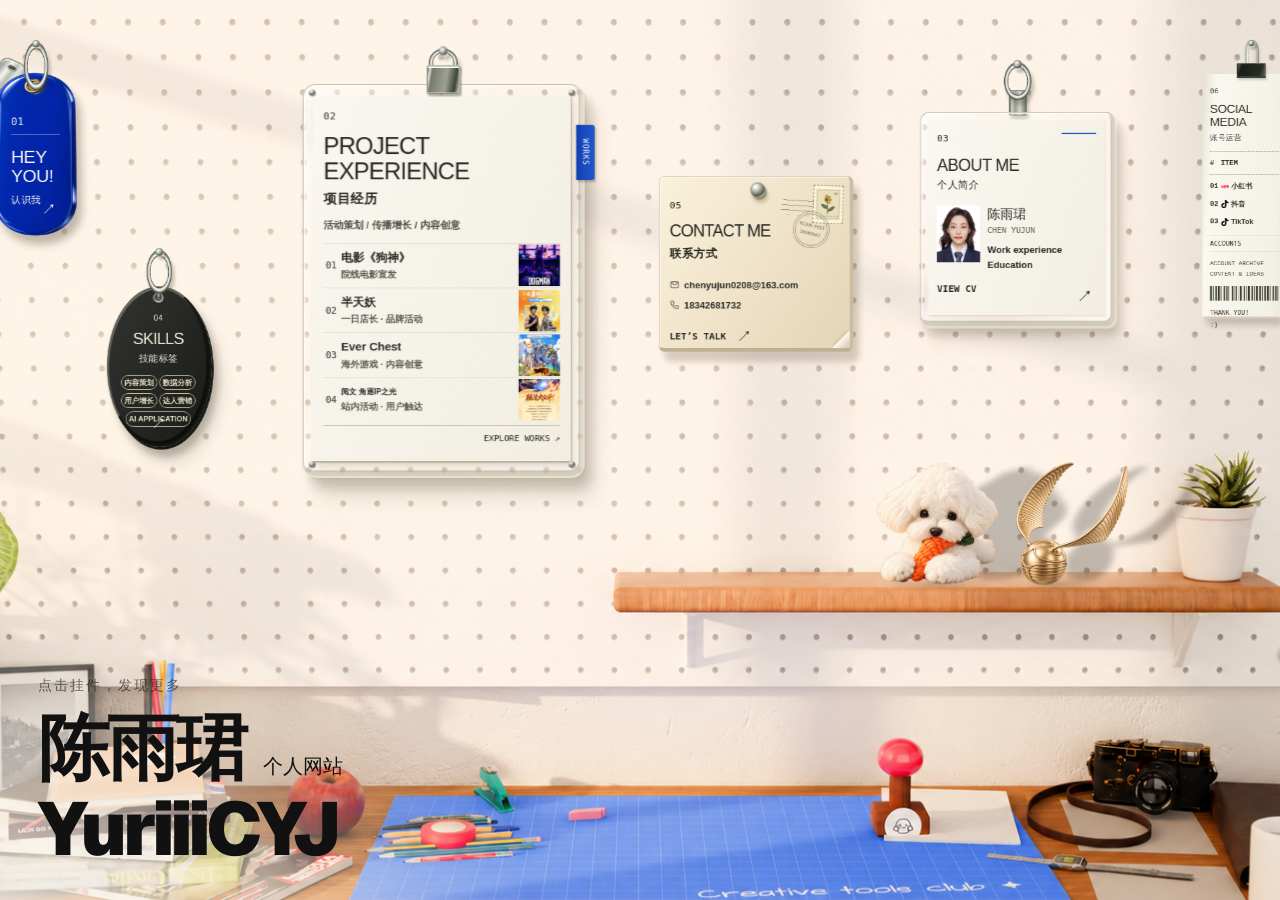
<file: index.html>
<!doctype html><html lang="zh-CN"><head><meta charset="utf-8"><meta name="viewport" content="width=device-width,initial-scale=1"><meta name="description" content="陈雨珺的作品洞洞板：产品运营、内容运营与品牌传播。"><title>陈雨珺 · 个人网站</title><link rel="stylesheet" href="style.css"><link rel="stylesheet" href="home-refinements.css?v=20261012-4"><link rel="stylesheet" href="contact-refinements.css?v=20261014-3"><link rel="stylesheet" href="home-materials.css?v=20261013-2"><link rel="preload" as="image" href="assets/contact-paper.webp"><link rel="stylesheet" href="room.css?v=21"></head><body>
<svg class="qr-filter-defs" width="0" height="0" aria-hidden="true" xmlns="http://www.w3.org/2000/svg"><defs><filter id="qr-ink" x="0" y="0" width="100%" height="100%" color-interpolation-filters="sRGB"><feColorMatrix type="matrix" values="0 0 0 0 0  0 0 0 0 0  0 0 0 0 0  -.2126 -.7152 -.0722 0 1"/></filter></defs></svg><div class="room-backdrop" aria-hidden="true"></div><div class="scene-entry"><main class="frame">
<section class="board" aria-label="互动作品洞洞板"><div class="board-top">A LITTLE BOARD OF WHO I AM</div>
<div class="object key-object"><span class="pin fixed-pin"></span><div class="key-assembly"><div class="hardware"><span class="ring"></span></div><div class="silver-key" aria-hidden="true"><span></span></div><button class="keytag" data-open="about"><span class="eyelet"></span><h2 class="tag-heading"><span class="tag-number">01</span>HEY<br>YOU!</h2><p class="tag-subtitle">认识我</p><div class="tiny">Know more<br>about me</div><span class="tag-action" aria-hidden="true"><span class="action-arrow">↗</span></span></button></div></div>
<div class="object works-object"><div class="hardware"><span class="pin"></span><span class="ring"></span></div><div class="clip"></div><div class="clear-badge" data-open="projects" role="button" tabindex="0" aria-label="打开Project"><span class="screw tl"></span><span class="screw tr"></span><span class="screw bl"></span><span class="screw br"></span><div class="work-paper"><h1 class="project-title tag-heading"><span class="tag-number">02</span>PROJECT<br>EXPERIENCE</h1><p class="project-subtitle tag-subtitle">项目经历</p><p class="work-intro">活动策划 / 传播增长 / 内容创意</p><div class="project-list"><div><a class="project-row-link" href="dogman.html" aria-label="查看项目01详情"></a><b>01</b><span>电影《狗神》<small>院线电影宣发</small></span><img src="assets/image2.png.webp" alt="电影狗神海报"></div><div><a class="project-row-link" href="bantianyao.html" aria-label="查看项目02详情"></a><b>02</b><span>半天妖<small>一日店长 · 品牌活动</small></span><img src="assets/image12.png.webp" alt="半天妖一日店长活动"></div><div><a class="project-row-link" href="ever-chest.html" aria-label="查看项目03详情"></a><b>03</b><span>Ever Chest<small>海外游戏 · 内容创意</small></span><img src="assets/image18.jpeg.webp" alt="Ever Chest游戏"></div><div><a class="project-row-link" href="yuewen.html" aria-label="查看项目04详情"></a><b>04</b><span>阅文 角逐IP之光<small>站内活动 · 用户触达</small></span><img src="assets/image26.jpeg.webp" alt="阅文活动"></div></div><div class="badge-bottom"><span>EXPLORE WORKS ↗</span></div></div></div></div>
<div class="object profile-object"><div class="hardware"><span class="pin"></span><span class="ring"></span></div><div class="strap"></div><button class="id-holder" data-open="profile"><div class="id-card"><div class="profile-heading"><h2 class="tag-heading"><span class="tag-number">03</span>ABOUT ME</h2><p class="tag-subtitle">个人简介</p></div><section><img src="assets/image1.jpeg.webp" alt="陈雨珺的照片"><span><b>陈雨珺</b><small>CHEN YUJUN</small><p>Work experience<br>Education</p></span></section><footer>VIEW CV <span class="tag-action" aria-hidden="true"><span class="action-arrow">↗</span></span></footer></div></button></div>
<div class="object skills-object"><div class="hardware"><span class="pin"></span><span class="ring"></span></div><button class="black-tag" data-open="skills"><span class="eyelet"></span><h2 class="tag-heading"><span class="tag-number">04</span>SKILLS</h2><p class="tag-subtitle">技能标签</p><div class="pills"><span>内容策划</span><span>数据分析</span><span>用户增长</span><span>达人营销</span><span>AI APPLICATION</span></div><span class="tag-action" aria-hidden="true"><span class="action-arrow">↗</span></span></button></div>
<div class="object contact-object pinned-object"><button class="postcard" data-open="contact" aria-label="查看联系方式"><span class="postcard-pin" aria-hidden="true"></span><span class="postcard-paper"><span class="postal-stamp" aria-hidden="true"><img src="assets/postage-flower.svg" alt=""></span><span class="postal-cancel" aria-hidden="true">YUJUN POST<br>SHANGHAI</span><h2 class="tag-heading"><span class="tag-number">05</span>CONTACT ME</h2><p class="tag-subtitle">联系方式</p><div class="postcard-details"><span><svg viewBox="0 0 24 24" fill="none" stroke="currentColor" stroke-width="1.5" aria-hidden="true"><rect x="3" y="5" width="18" height="14" rx="2"/><path d="m3 6 9 7 9-7"/></svg>chenyujun0208@163.com</span><span><svg viewBox="0 0 24 24" fill="none" stroke="currentColor" stroke-width="1.5" aria-hidden="true"><path d="M5 3h4l2 5-3 2c2 3 3 4 6 6l2-3 5 2v4c0 2-2 3-4 2C9 19 5 15 3 7 2 5 3 3 5 3Z"/></svg>18342681732</span></div><div class="postcard-address" aria-hidden="true"><span></span><span></span><span></span></div><footer>LET’S TALK <span aria-hidden="true">↗</span></footer></span></button></div>
<div class="object accounts-object receipt-object"><span class="pin fixed-pin"></span><div class="receipt-assembly key-assembly"><div class="binder-clip" aria-hidden="true"><i></i><b></b><span></span></div><button class="receipt-tag" data-open="accounts" aria-label="查看账号运营"><h2 class="tag-heading"><span class="tag-number">06</span>SOCIAL<br>MEDIA</h2><p class="tag-subtitle">账号运营</p><div class="receipt-rule"></div><div class="receipt-items"><div class="receipt-columns"><span>#</span><span>ITEM</span><span>QTY</span></div><div><span>01</span><span class="receipt-platform"><img src="assets/logo-xiaohongshu.svg" alt="">小红书</span><span>2</span></div><div><span>02</span><span class="receipt-platform"><img src="assets/logo-tiktok.svg" alt="">抖音</span><span>2</span></div><div><span>03</span><span class="receipt-platform"><img src="assets/logo-tiktok.svg" alt="">TikTok</span><span>1</span></div></div><div class="receipt-total"><span>ACCOUNTS</span><span>5</span></div><div class="receipt-message">ACCOUNT ARCHIVE<br>CONTENT &amp; IDEAS</div><div class="receipt-barcode" aria-hidden="true"></div><footer><span>THANK YOU!<br>:)</span><span class="receipt-arrow" aria-hidden="true">↗</span></footer></button></div></div><div class="board-bottom">CONTENT · PEOPLE · POSSIBILITIES <span>EST. MY NEXT CHAPTER ↗</span></div></section></main><header class="site-signature"><p>点击挂件，发现更多</p><h1><span class="name-line">陈雨珺 <small>个人网站</small></span><span class="english-line">YuriiiCYJ</span></h1></header><span class="reference-shadow desk-toy-shadow" data-shadow="puppy" aria-hidden="true"><img class="cast-shadow" src="assets/props/puppy-carrot.png" alt="" draggable="false"></span><button class="reference-toy" data-toy="puppy" aria-label="叼胡萝卜的小狗" style="transform-origin:50% 94%"><img src="assets/props/puppy-carrot.png" alt="" draggable="false"></button><span class="reference-shadow desk-toy-shadow" data-shadow="snitch" aria-hidden="true"><img class="cast-shadow" src="assets/props/golden-snitch-soft.png" alt="" draggable="false"></span><button class="reference-toy" data-toy="snitch" aria-label="金色飞贼" style="transform-origin:39% 94%"><img src="assets/props/golden-snitch-soft.png" alt="" draggable="false"></button></div><div class="scene-note">随手拖动 · 松手摇摆</div><div class="arrival" aria-hidden="true"><span>YUJUN’S ROOM</span><i></i><p>让想法，慢慢发生。</p></div>
<dialog id="modal" aria-labelledby="modal-title"><button class="close" aria-label="关闭弹窗">×</button><div id="modal-body"></div></dialog><div class="toast" role="status"></div><script src="app.js?v=20261014-2"></script><script src="room.js?v=19"></script></body></html>
</file>
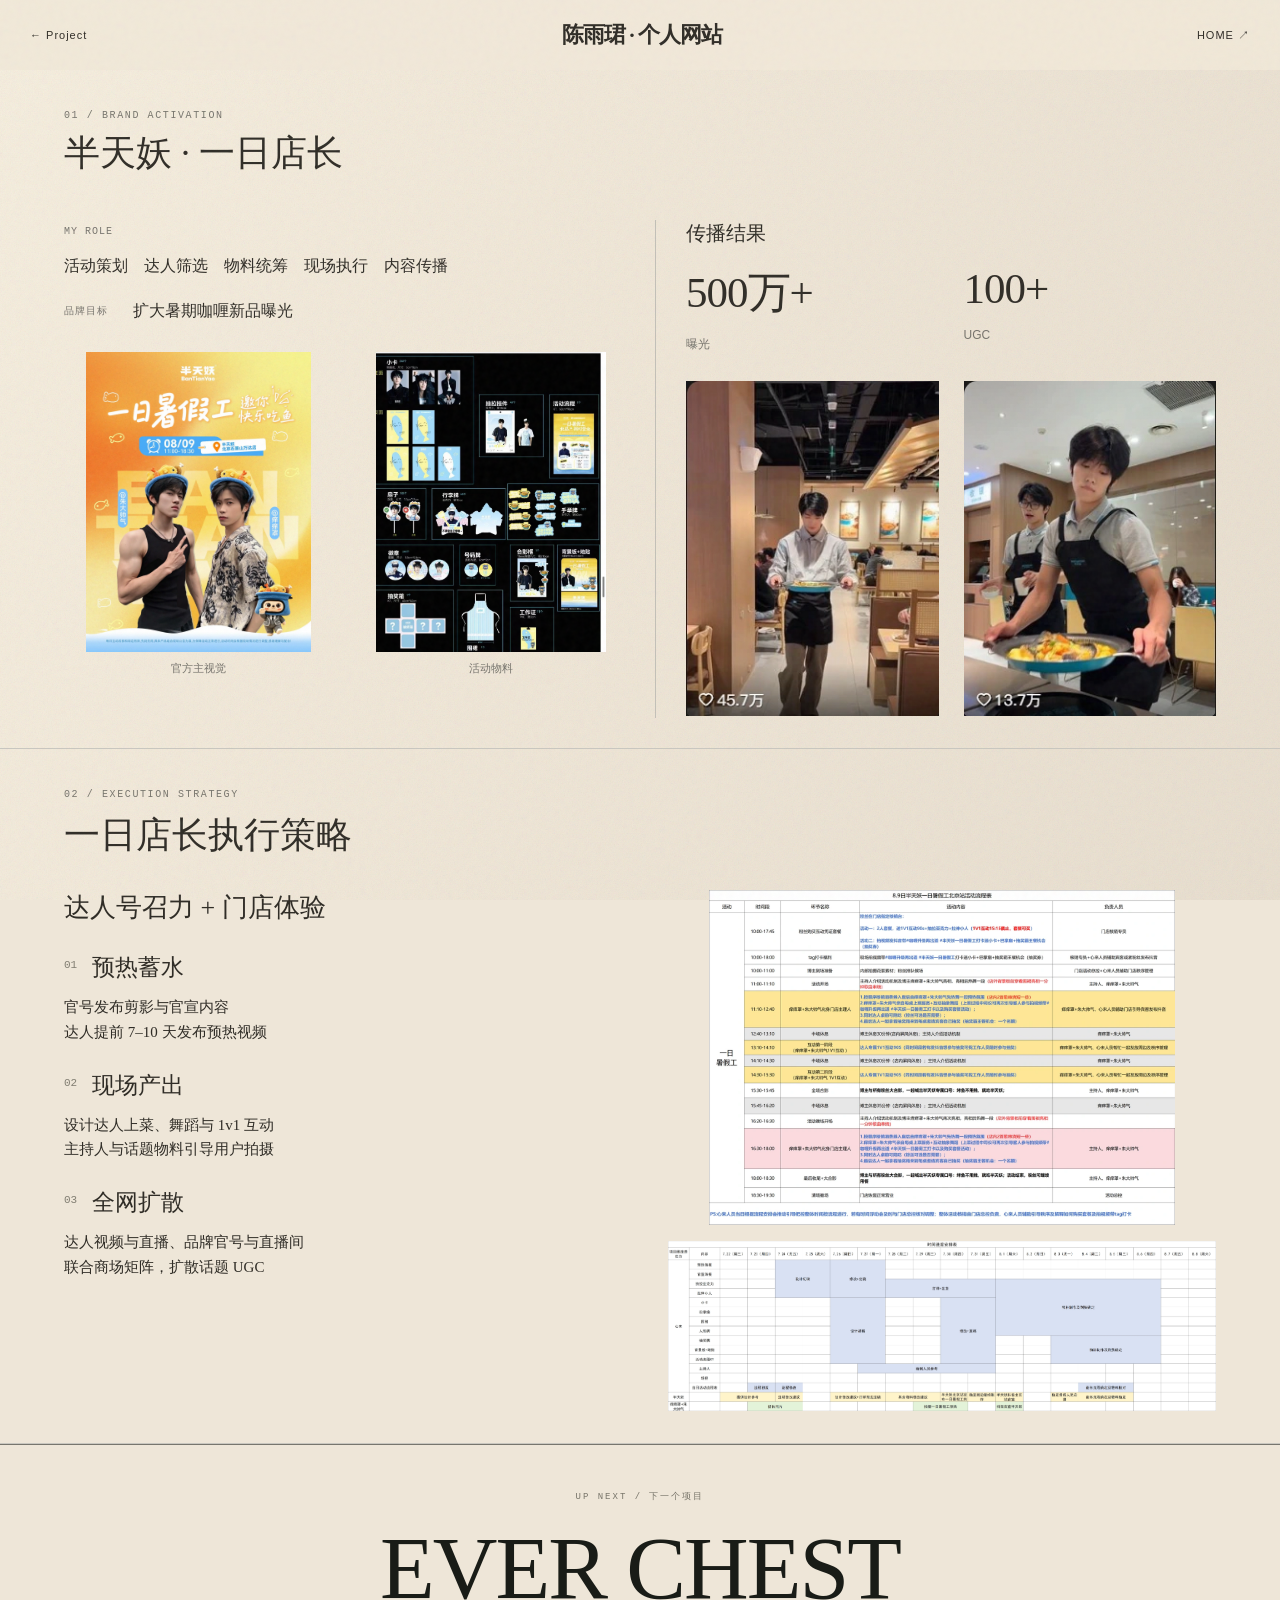
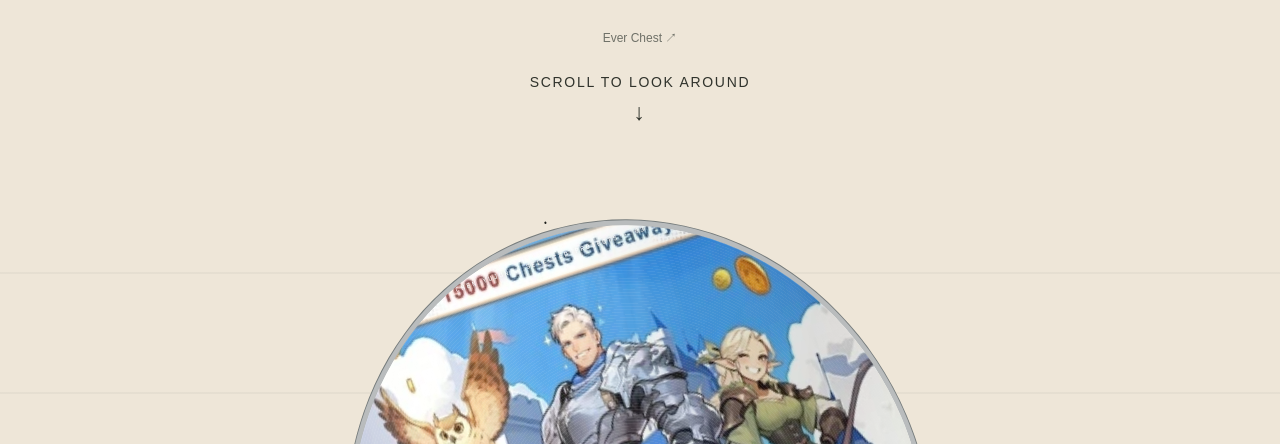
<file: bantianyao.html>
<!doctype html><html lang="zh-CN"><head><meta charset="utf-8"><meta name="viewport" content="width=device-width,initial-scale=1"><title>半天妖 · 一日店长 · 陈雨珺 · 个人网站</title><meta name="description" content="围绕暑期咖喱新品曝光，把达人到店转化为可参与、可拍摄、可传播的线下体验，通过预热、现场内容产出与多渠道扩散延长活动热度。"><link rel="stylesheet" href="projects.css"><link rel="stylesheet" href="white-experience.css"><link rel="stylesheet" href="dogman-ppt.css"><link rel="stylesheet" href="projects-ppt.css"><link rel="stylesheet" href="next-project.css"><link rel="stylesheet" href="project-warm.css?v=1"></head><body class="case-page dogman-ppt ppt-project" data-project="bantianyao"><header class="case-nav"><a href="projects.html">← Project</a><a class="wordmark" href="index.html">陈雨珺 · 个人网站</a><a href="index.html">HOME ↗</a></header><main id="case-content"></main><script src="projects-data.js"></script><script src="projects-ppt.js"></script><script src="next-project.js"></script></body></html>
</file>
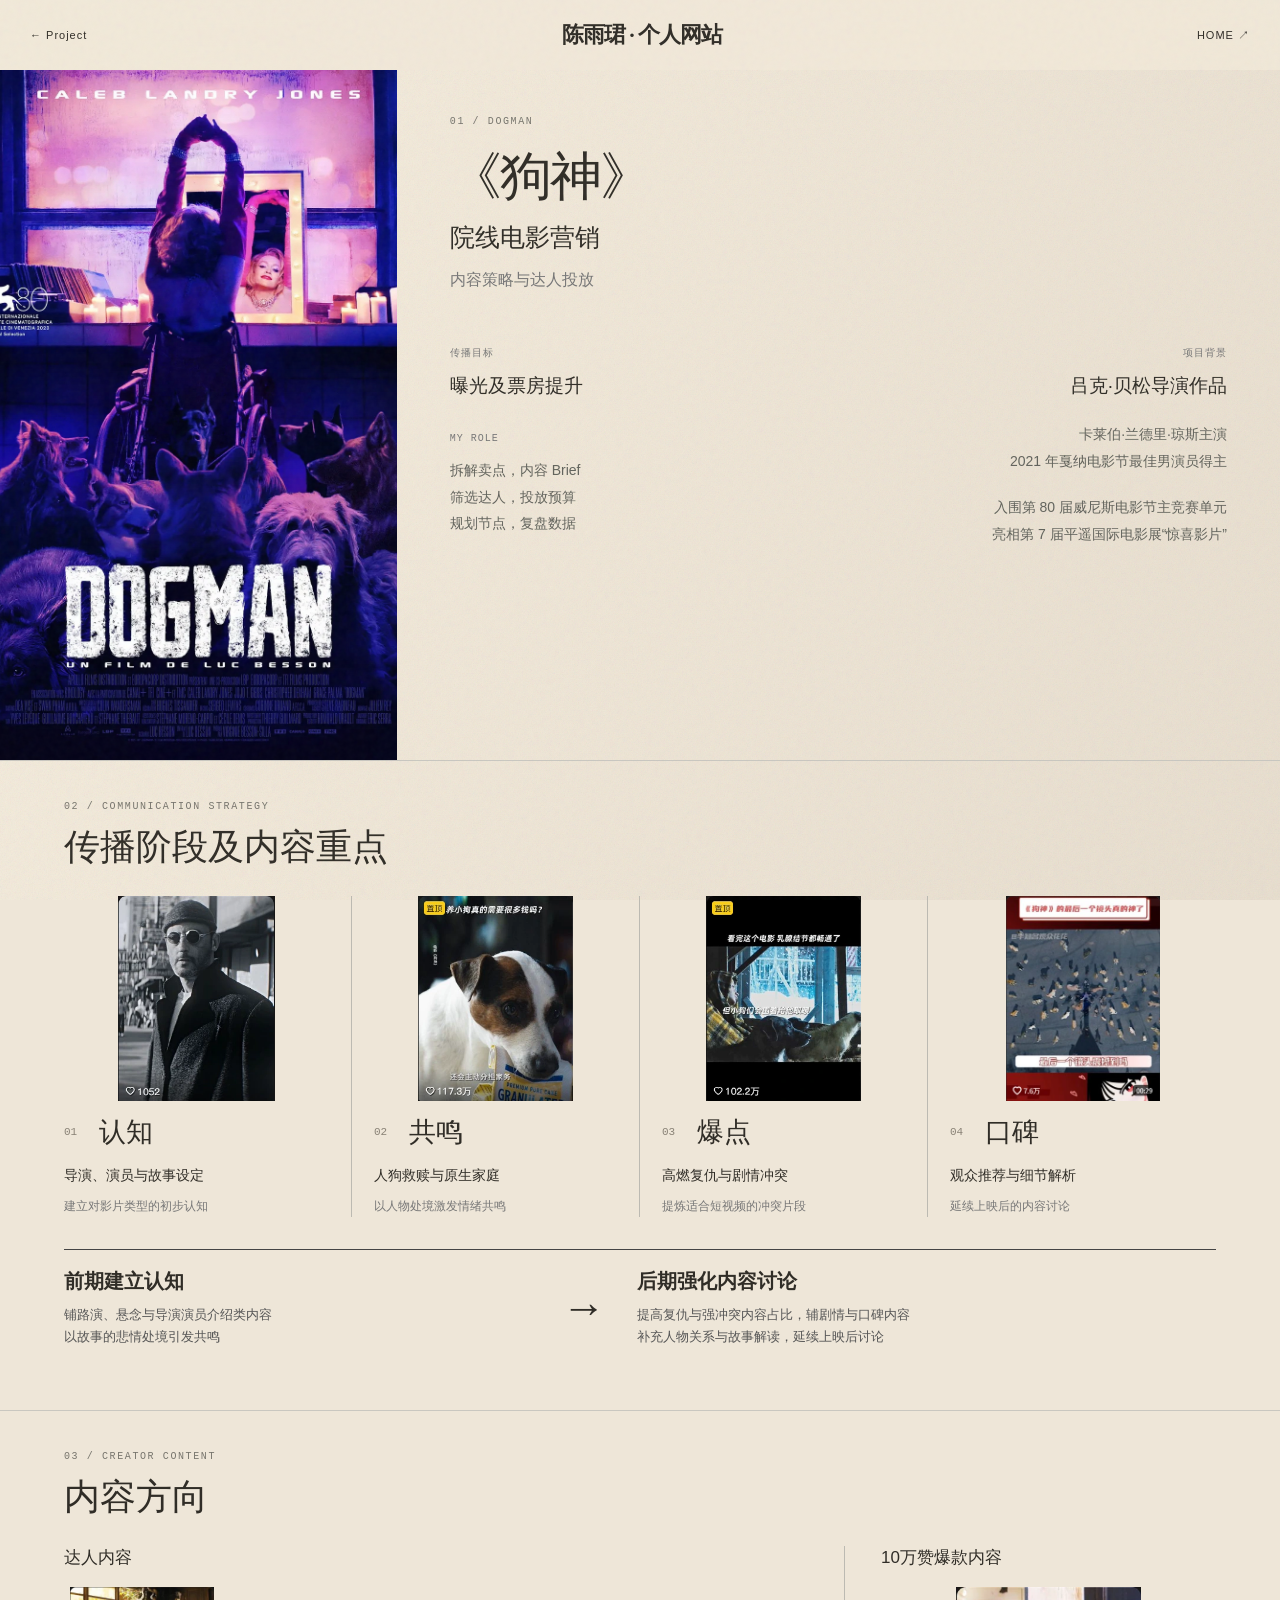
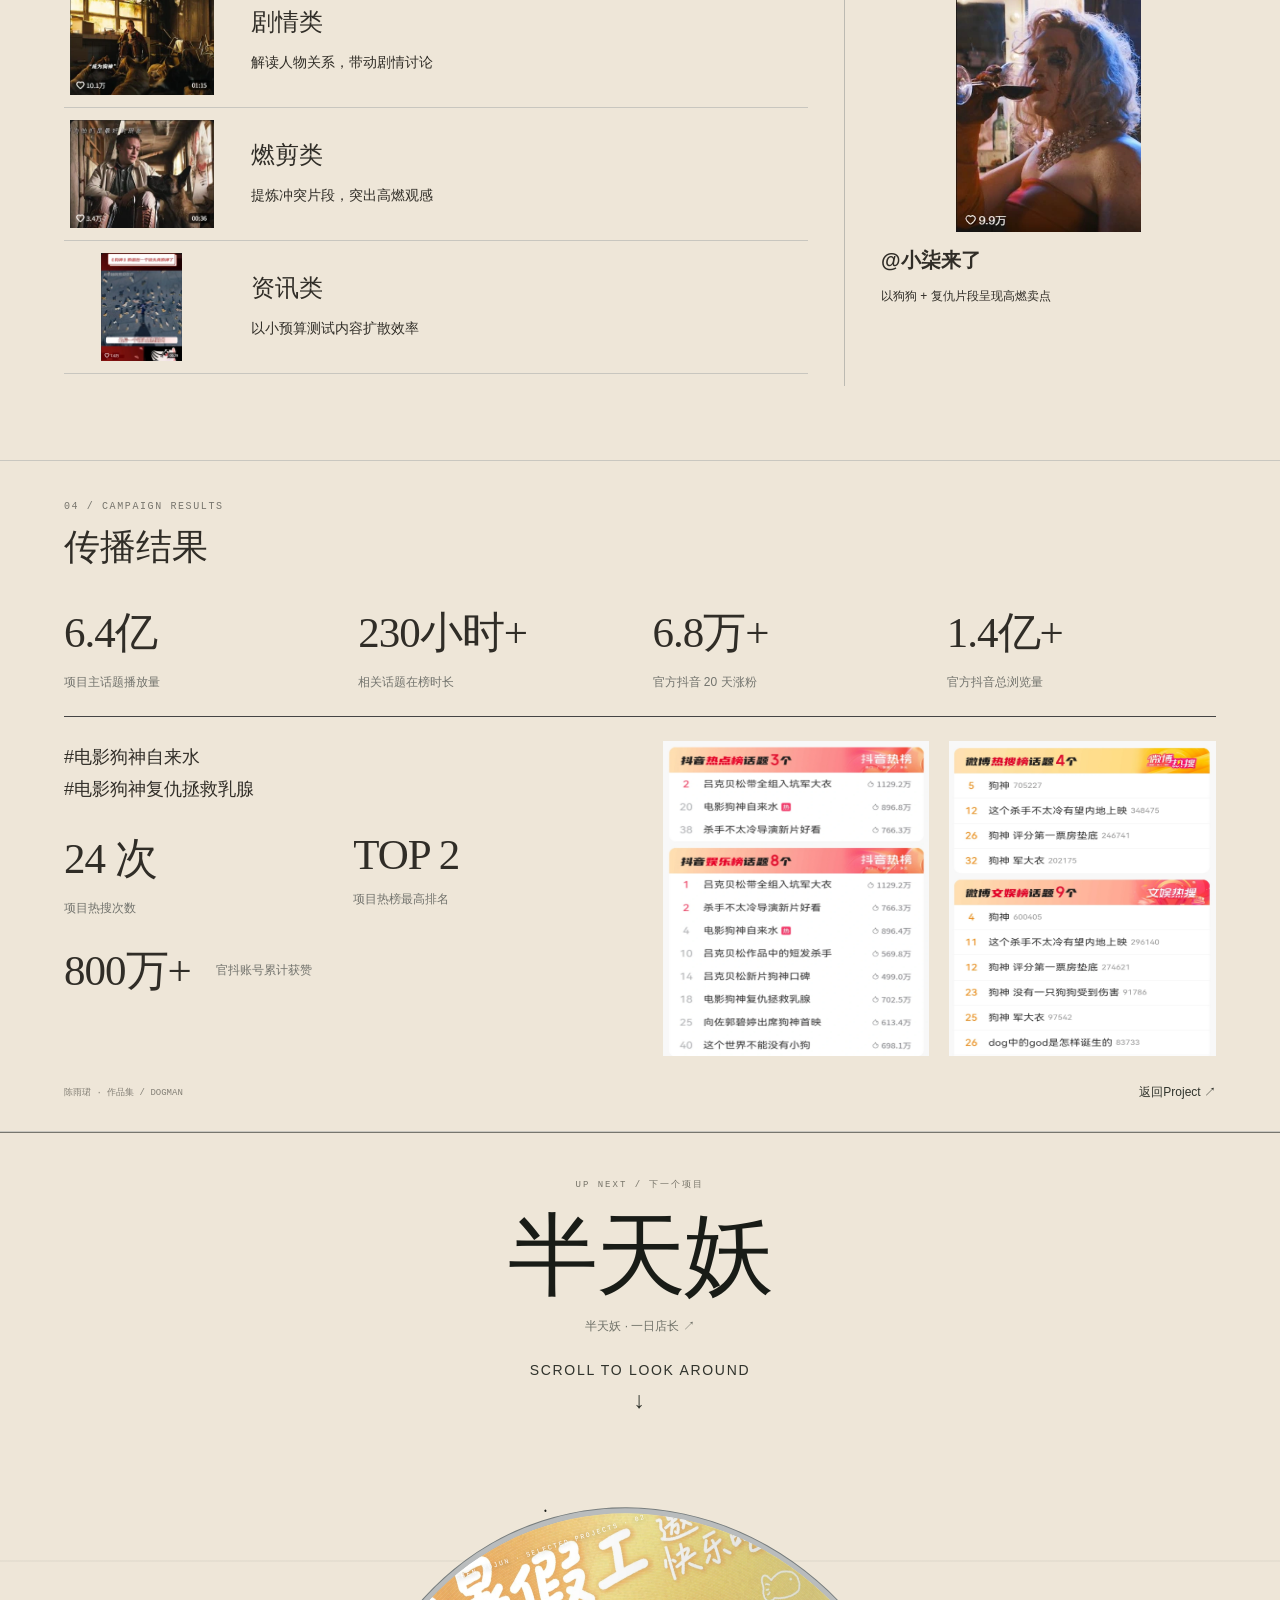
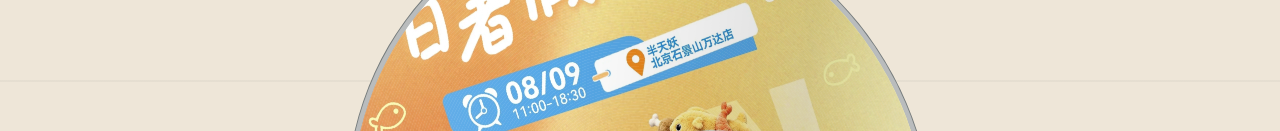
<file: dogman.html>
<!doctype html><html lang="zh-CN"><head><meta charset="utf-8"><meta name="viewport" content="width=device-width,initial-scale=1"><title>电影《狗神》 · 陈雨珺 · 个人网站</title><meta name="description" content="以影片认知、观影兴趣和票房提升为目标，将电影卖点转化为适合短视频传播的内容，并按上映节奏配置达人、预算与传播节点。"><link rel="stylesheet" href="projects.css"><link rel="stylesheet" href="white-experience.css"><link rel="stylesheet" href="dogman-ppt.css"><link rel="stylesheet" href="next-project.css"><link rel="stylesheet" href="project-warm.css?v=1"></head><body class="case-page dogman-ppt" data-project="dogman"><header class="case-nav"><a href="projects.html">← Project</a><a class="wordmark" href="index.html">陈雨珺 · 个人网站</a><a href="index.html">HOME ↗</a></header><main id="case-content"></main><script src="projects-data.js"></script><script src="dogman-ppt.js"></script><script src="next-project.js"></script></body></html>
</file>
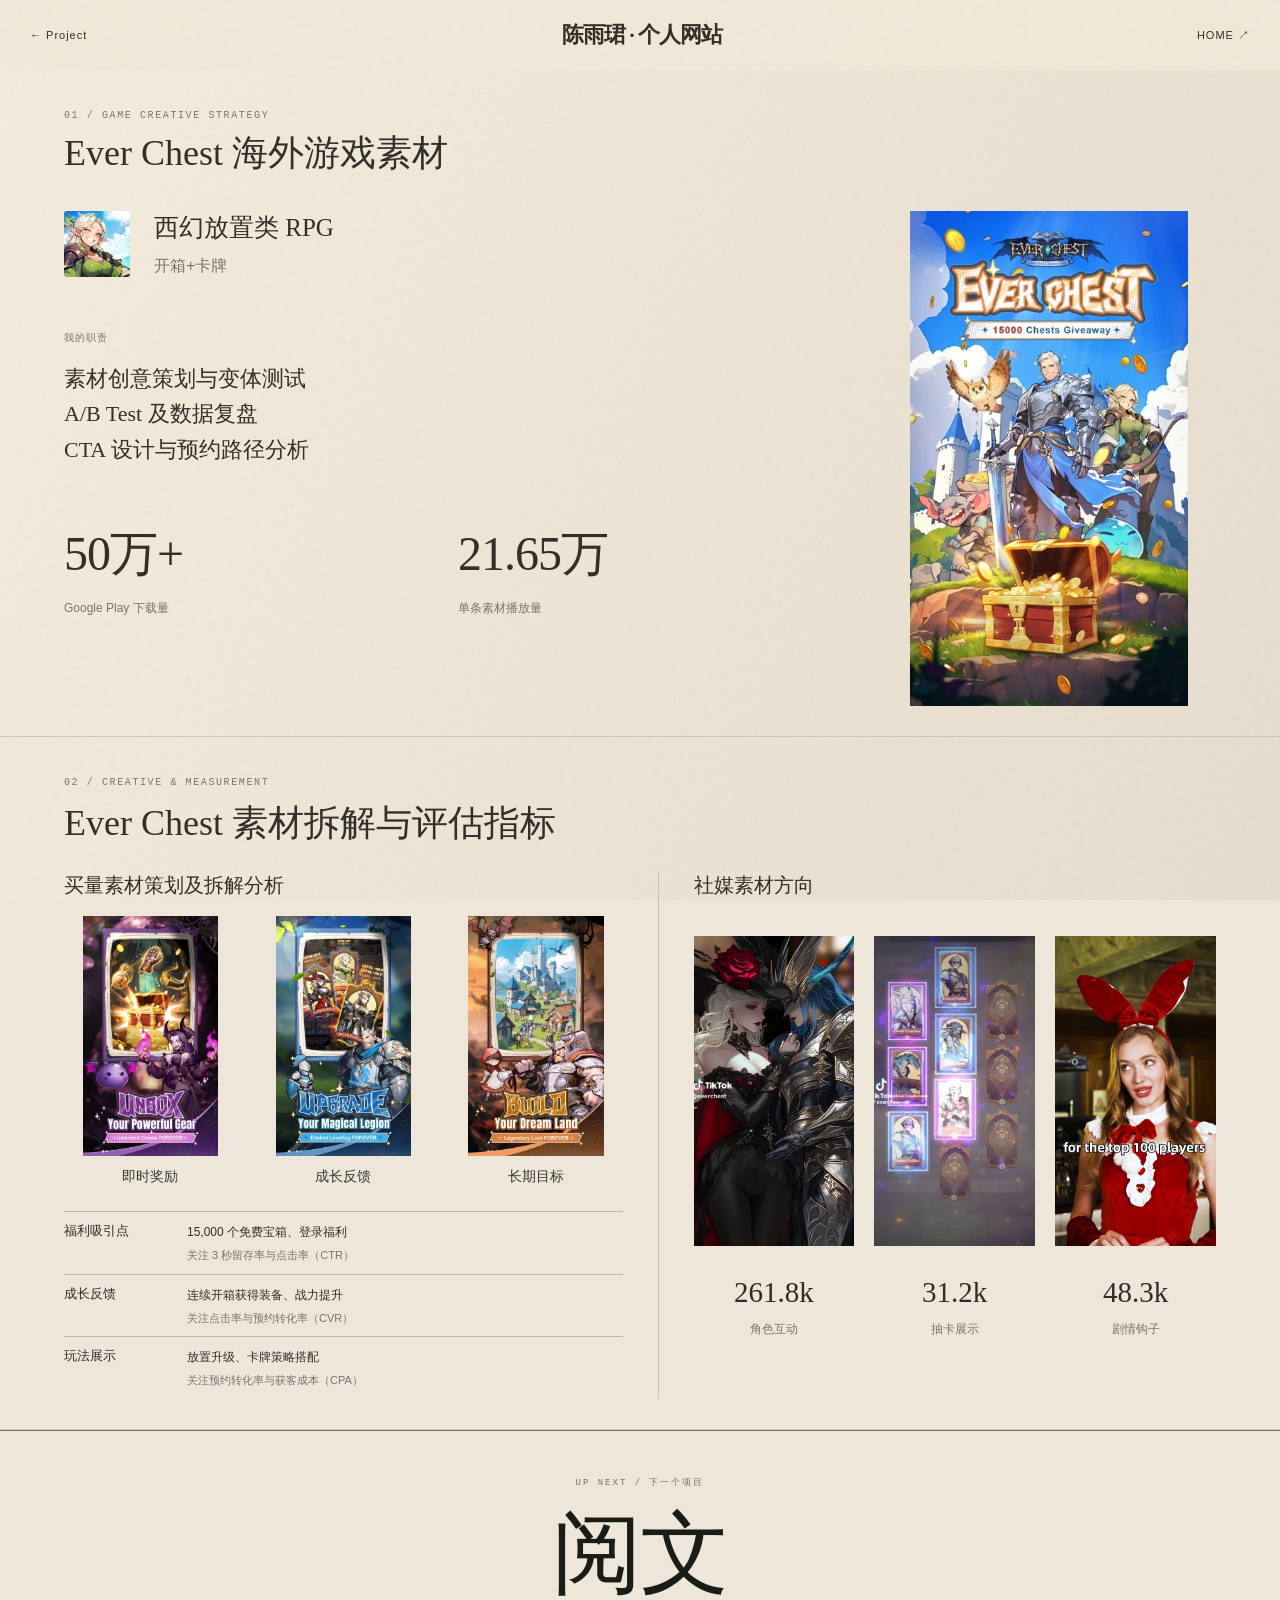
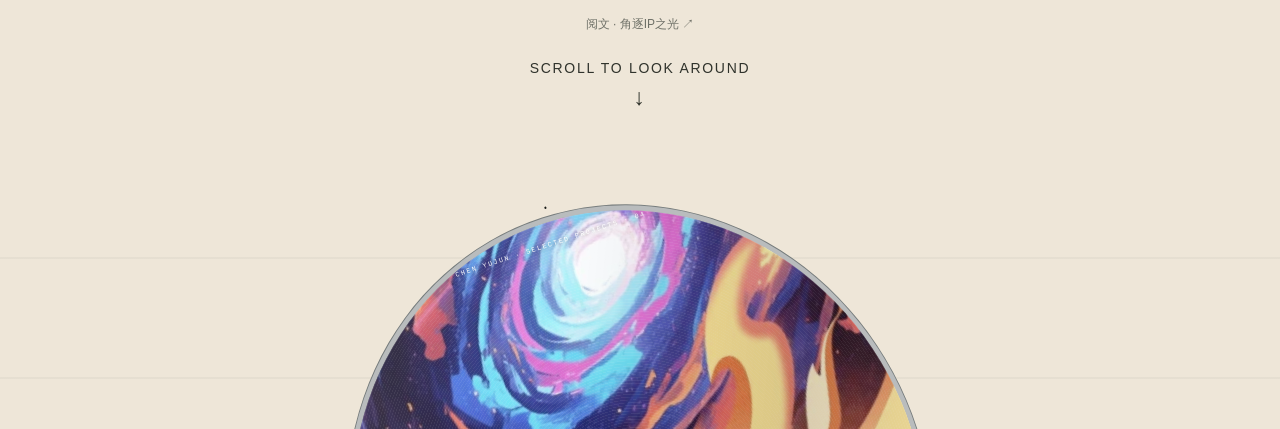
<file: ever-chest.html>
<!doctype html><html lang="zh-CN"><head><meta charset="utf-8"><meta name="viewport" content="width=device-width,initial-scale=1"><title>Ever Chest · 陈雨珺 · 个人网站</title><meta name="description" content="围绕西幻放置类 RPG 的开箱与卡牌养成体验，拆解预约阶段的素材卖点，以创意变体与 A/B Test 验证吸引点击和推动预约的内容方向。"><link rel="stylesheet" href="projects.css"><link rel="stylesheet" href="white-experience.css"><link rel="stylesheet" href="dogman-ppt.css"><link rel="stylesheet" href="projects-ppt.css"><link rel="stylesheet" href="next-project.css"><link rel="stylesheet" href="project-warm.css?v=1"></head><body class="case-page dogman-ppt ppt-project" data-project="ever-chest"><header class="case-nav"><a href="projects.html">← Project</a><a class="wordmark" href="index.html">陈雨珺 · 个人网站</a><a href="index.html">HOME ↗</a></header><main id="case-content"></main><script src="projects-data.js"></script><script src="projects-ppt.js"></script><script src="next-project.js"></script></body></html>
</file>
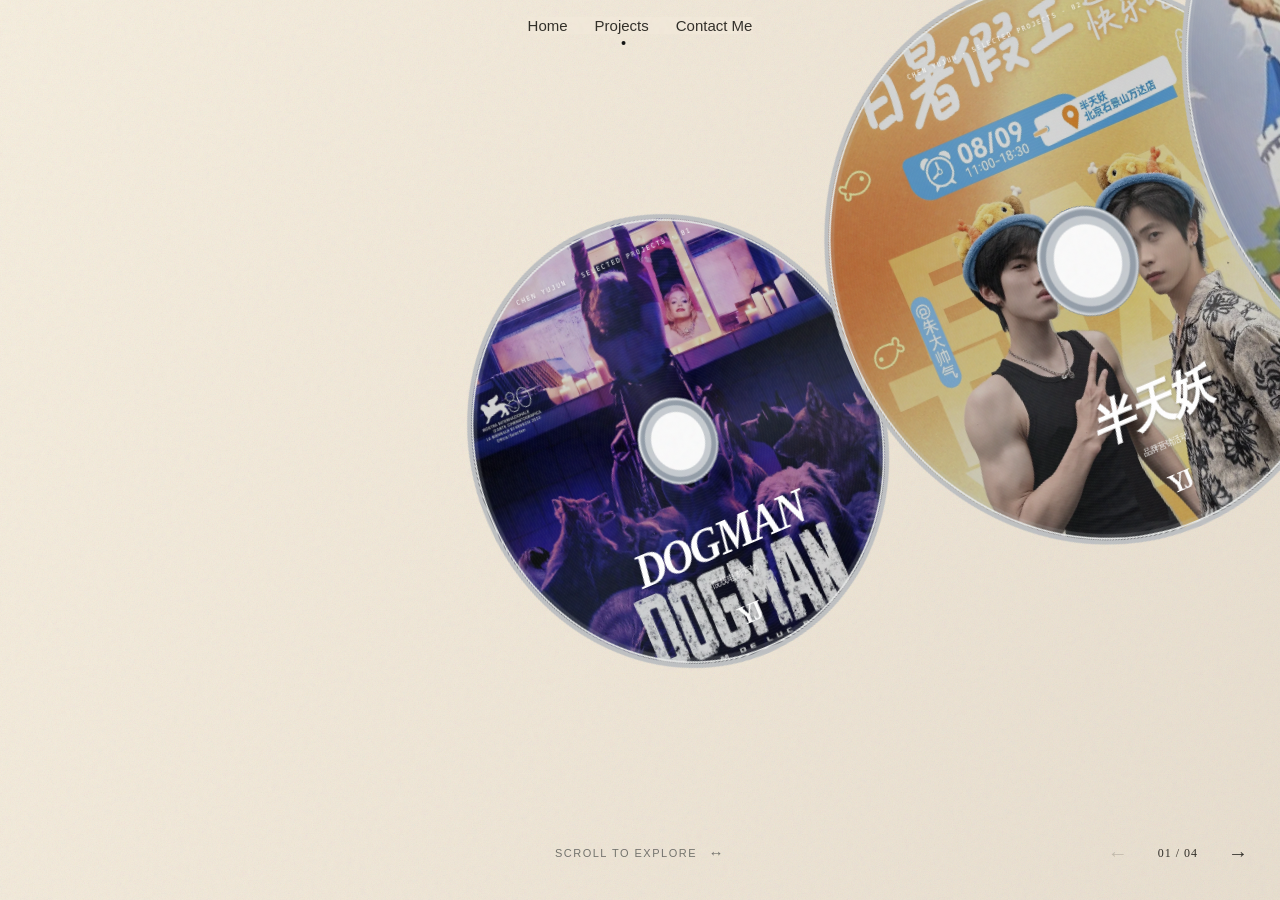
<file: projects.html>
<!doctype html><html lang="zh-CN"><head><meta charset="utf-8"><meta name="viewport" content="width=device-width,initial-scale=1"><title>项目经历 · 陈雨珺 · 个人网站</title><link rel="stylesheet" href="projects.css"><link rel="stylesheet" href="white-experience.css"><link rel="stylesheet" href="contact-panel.css"><link rel="stylesheet" href="contact-refinements.css?v=20261014-3"><link rel="preload" as="image" href="assets/contact-paper.webp"><link rel="stylesheet" href="project-warm.css?v=1"></head><body class="library-page white-library"><nav class="archive-nav" aria-label="主导航"><a href="index.html">Home</a><a href="projects.html" aria-current="page">Projects</a><button id="contact-open">Contact Me</button></nav><aside class="archive-info" aria-live="polite"><h1 id="archive-title"></h1><dl><div><dt>PROJECT</dt><dd id="archive-category"></dd></div><div><dt>MY ROLE</dt><dd id="archive-role"></dd></div></dl></aside><main class="disc-stage" tabindex="0" aria-label="项目光盘，滚动或按左右方向键浏览"></main><footer class="archive-controls"><span class="archive-scroll-hint">SCROLL TO EXPLORE <span aria-hidden="true">↔</span></span><div><button id="prev-disc" aria-label="上一张光盘">←</button><span id="disc-count"></span><button id="next-disc" aria-label="下一张光盘">→</button></div></footer><dialog id="contact-dialog" class="contact-modal" aria-labelledby="modal-title"><button class="close" aria-label="关闭弹窗">×</button><div id="contact-content"></div></dialog><div class="contact-toast" role="status"></div><script src="contact-panel.js"></script><script src="projects-data.js"></script><script src="disc-library.js"></script></body></html>
</file>
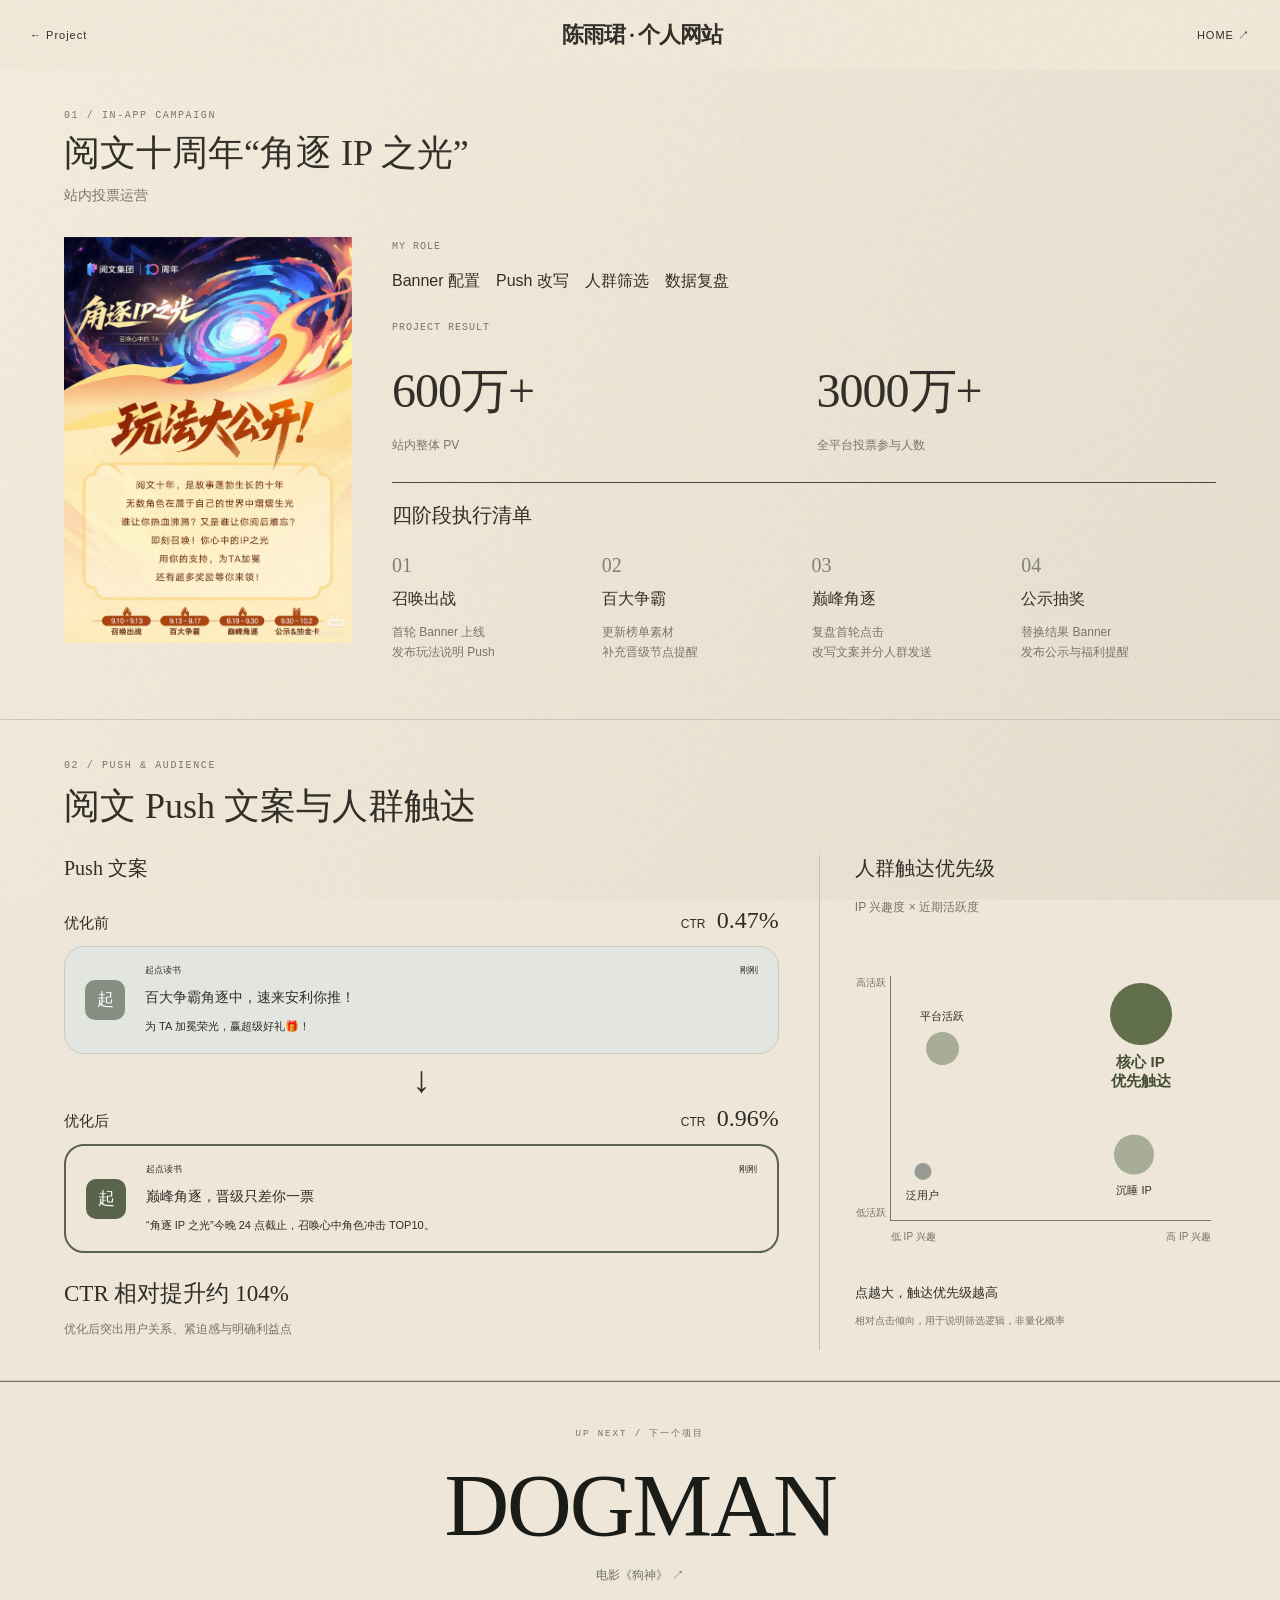
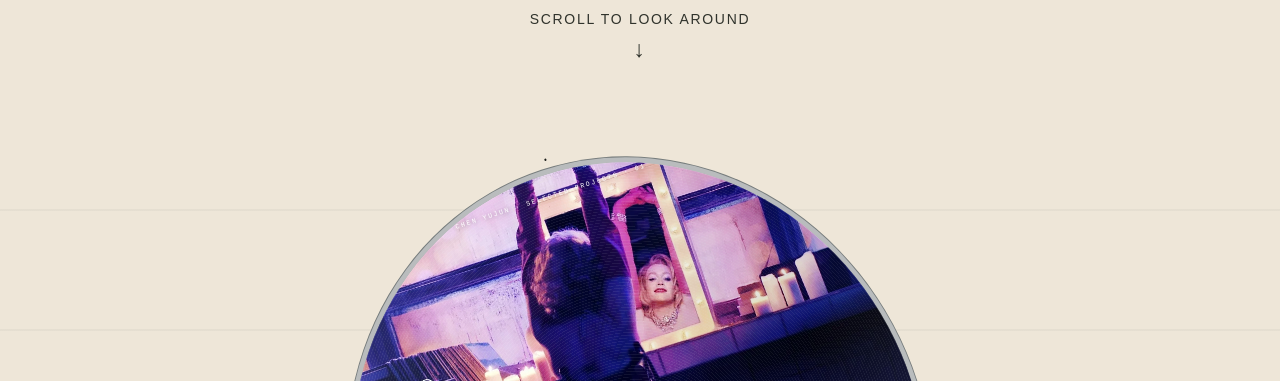
<file: yuewen.html>
<!doctype html><html lang="zh-CN"><head><meta charset="utf-8"><meta name="viewport" content="width=device-width,initial-scale=1"><title>阅文 · 角逐IP之光 · 陈雨珺 · 个人网站</title><meta name="description" content="参与阅文十周年“角逐 IP 之光”站内投票运营，按活动阶段配置 Banner 与 Push，通过文案优化和人群筛选提升触达效率。"><link rel="stylesheet" href="projects.css"><link rel="stylesheet" href="white-experience.css"><link rel="stylesheet" href="dogman-ppt.css"><link rel="stylesheet" href="projects-ppt.css"><link rel="stylesheet" href="next-project.css"><link rel="stylesheet" href="project-warm.css?v=1"></head><body class="case-page dogman-ppt ppt-project" data-project="yuewen"><header class="case-nav"><a href="projects.html">← Project</a><a class="wordmark" href="index.html">陈雨珺 · 个人网站</a><a href="index.html">HOME ↗</a></header><main id="case-content"></main><script src="projects-data.js"></script><script src="projects-ppt.js"></script><script src="next-project.js"></script></body></html>
</file>
<file: style.css>
*{box-sizing:border-box} :root{--ink:#282824;--paper:#f1e9da;--yellow:#f5ba13}body{margin:0;background:#33322e;color:var(--ink);font-family:Arial,"Microsoft YaHei",sans-serif}button{font:inherit;color:inherit;cursor:pointer}button:focus-visible{outline:3px solid #3d7280;outline-offset:6px}button{ -webkit-tap-highlight-color:transparent} .frame{margin:12px;min-height:calc(100vh - 24px);display:grid;grid-template-columns:295px 1fr;padding:8px;gap:12px;border-radius:32px;background:linear-gradient(125deg,#f9f9ec,#7b796d 18%,#e6e5d6 40%,#898678 80%,#eeeece);border:2px solid #9f9c8c;box-shadow:inset 0 0 0 3px #e2e0d6,0 0 0 2px #111}.sidebar,.board{border-radius:23px;border:2px solid #807b6b;box-shadow:inset 0 2px 7px #79725a80,0 1px 2px #fff;background-color:var(--paper)}.sidebar{padding:37px 27px 23px;display:flex;flex-direction:column;background-image:url("data:image/svg+xml,%3Csvg viewBox='0 0 180 180' xmlns='http://www.w3.org/2000/svg'%3E%3Cfilter id='n'%3E%3CfeTurbulence type='fractalNoise' baseFrequency='.8' numOctaves='3' stitchTiles='stitch'/%3E%3C/filter%3E%3Cpath fill='%238b7960' opacity='.1' filter='url(%23n)' d='M0 0h180v180H0z'/%3E%3C/svg%3E")}header b{font:700 19px monospace;letter-spacing:-.5px}header p{font:11px monospace;margin:12px 0 26px}.availability{border-block:1px solid #898476;padding:21px 0;font-size:11px;letter-spacing:1px}.availability span{display:inline-block;width:7px;height:7px;background:#788865;border-radius:50%;margin-right:7px}nav{margin-top:32px}.section-label,.instructions b{font:700 13px monospace;letter-spacing:.5px}nav button{display:flex;gap:12px;align-items:center;width:100%;background:none;border:0;border-bottom:1px dotted #9e9788;padding:10px 0;font-size:11px;text-align:left}nav button:hover{color:#9d7200;transform:translateX(3px)}nav i{font:11px monospace}nav em{font:11px monospace;margin-left:auto}.instructions{padding:27px 0 19px;border-bottom:1px solid #898476}.instructions p{font-size:11px;line-height:1.9;color:#6c685d}.statement{font-family:Impact,'Arial Narrow',sans-serif;font-stretch:condensed;font-size:33px;line-height:1.04;letter-spacing:-1px;margin:28px 0 23px;position:relative}.statement>span{position:absolute;font:54px Arial;right:0;bottom:0;color:#a88a30}.sidebar>footer{margin-top:auto;font:10px monospace}.sidebar footer p{font:10px Arial;margin:9px 0 17px}.sidebar footer small{font-size:8px;color:#777165}.board{position:relative;min-height:790px;overflow:hidden;background-image:radial-gradient(circle at center,#2e2d28 0 3px,#615b4c 3.5px,#f9f1e0 5px,transparent 5.5px),radial-gradient(ellipse at 35% 30%,#faf4e8,#e8dcc7);background-size:56px 56px,100% 100%;background-position:16px 17px,0 0}.board-top,.board-bottom{position:absolute;font:9px monospace;letter-spacing:2px;color:#7d7462;left:31px;right:31px}.board-top{top:21px}.board-bottom{bottom:20px;display:flex;justify-content:space-between}.object{position:absolute;transform-origin:50% 0}.hardware{position:absolute;top:0;left:50%;transform:translateX(-50%);width:52px;height:92px;z-index:5;pointer-events:none}.pin{position:absolute;top:0;left:21px;width:12px;height:40px;border:2px solid #5c5c54;border-radius:60%;background:linear-gradient(90deg,#59584e,#fff 43%,#c6c5b9 60%,#58574e);box-shadow:3px 4px 3px #29261f55;z-index:2;transform:rotate(6deg)}.ring{position:absolute;top:24px;left:3px;width:47px;height:51px;border:5px solid #97968a;border-radius:50%;box-shadow:inset 1px 1px 2px #fff,inset -2px -2px 2px #333,1px 1px 1px #333,3px 4px 4px #332e2755;background:transparent}.object button{transition:transform .3s,filter .3s}.object button:hover{transform:rotate(-2deg) translateY(-4px);filter:brightness(1.03)}.eyelet{display:block;width:15px;height:15px;background:#595548;border:3px solid #dad6bd;box-shadow:0 1px 2px #24231c,inset 0 1px 3px #000;border-radius:50%;position:absolute;left:calc(50% - 7px);top:14px}.key-object{left:6%;top:43px;width:150px;height:350px}.keytag{position:absolute;left:40px;top:100px;width:118px;height:262px;border-radius:48px 48px 20px 20px;text-align:left;padding:50px 17px 18px;background:linear-gradient(100deg,#efae00,#ffcc25 45%,#f3b000);border:3px solid #d39b06;box-shadow:inset 0 0 0 2px #ffdf68,6px 10px 12px #4b351d35}.keytag:before{content:'';position:absolute;width:6px;height:57px;background:linear-gradient(90deg,#494a45,#eee,#666);border-radius:50%;left:53px;top:-35px;transform:rotate(-14deg)}small{font-family:monospace}.keytag small{font-size:10px}.keytag h2{font-size:23px;font-weight:500;line-height:1.02;margin:13px 0 6px}.keytag p{font-size:12px;margin:0}.tiny{font-size:9px;line-height:1.5;border-top:1px solid #ad840c;padding-top:12px;margin-top:13px}.arrow{display:block;font-size:24px;text-align:center;margin-top:15px}.silver-key{position:absolute;left:14px;top:64px;width:35px;height:146px;transform:rotate(24deg);background:linear-gradient(90deg,#646661,#efefea 45%,#8f9188);clip-path:polygon(0 0,100% 0,100% 37%,63% 45%,63% 75%,88% 75%,88% 84%,64% 84%,64% 91%,82% 91%,82% 100%,37% 100%,37% 45%,0 37%);filter:drop-shadow(3px 3px 2px #333)}.works-object{left:32%;top:42px;width:35%;height:680px}.clip{position:absolute;top:62px;left:calc(50% - 17px);width:34px;height:55px;border:5px ridge #c7c8c1;border-radius:5px;z-index:6;background:linear-gradient(90deg,#bbb9ad,#f1f3ef,#989b95);box-shadow:2px 2px 3px #3336}.clear-badge{position:absolute;top:93px;width:100%;height:580px;padding:20px 16px;background:linear-gradient(115deg,#ffffff95,#eee8dd55 45%,#ffffffb0 46%,#e2e0d678);border:4px ridge #d7d8d1;border-radius:19px;box-shadow:7px 12px 12px #4d453747,inset 0 0 0 4px #fff9;text-align:left}.work-paper{background:#f7f7f1;height:100%;padding:22px 16px 14px;border-radius:8px;box-shadow:1px 3px 5px #5556}.work-paper>small{font-size:9px;letter-spacing:1px}.work-paper h1{font-size:clamp(27px,2.6vw,43px);font-weight:500;line-height:1.3;letter-spacing:-2px;margin:23px 0 17px}.work-paper h1 span{border-bottom:5px solid var(--yellow)}.work-intro{font-size:10px;line-height:1.8;margin-bottom:22px;color:#666}.project-list>div{height:61px;display:flex;align-items:center;border-top:1px solid #ddd;overflow:hidden}.project-list b{align-self:stretch;width:28px;display:grid;place-items:center;font:13px monospace}.project-list>div:first-child b{background:var(--yellow)}.project-list span{flex:1;padding:0 7px;font-size:12px;white-space:nowrap}.project-list small{display:block;font:8px Arial;margin-top:6px;color:#797970}.project-list img{width:74px;height:58px;object-fit:cover}.badge-bottom{border-top:1px solid #bbb;padding-top:16px;margin-top:4px;font-size:10px;display:flex;justify-content:space-between}.badge-bottom span{font:8px monospace}.screw{position:absolute;width:9px;height:9px;border-radius:50%;background:linear-gradient(135deg,#fff,#626661,#e9e9e1);box-shadow:1px 1px 1px #777}.tl{top:6px;left:7px}.tr{top:6px;right:7px}.bl{bottom:6px;left:7px}.br{bottom:6px;right:7px}.profile-object{right:5%;top:48px;width:25%;height:290px}.strap{position:absolute;top:63px;left:calc(50% - 17px);width:34px;height:94px;background:linear-gradient(90deg,#a3a59b,#e1e1d7 45%,#bbbbb0);box-shadow:2px 2px 4px #534e4450;border:1px solid #a7a89d}.id-holder{position:absolute;top:140px;background:#c8cbc3;padding:12px;border:1px solid #999c92;outline:1px dashed #858b82;outline-offset:-7px;border-radius:15px;width:100%;transform:rotate(3deg);box-shadow:5px 8px 10px #4a453638}.id-card{background:#f7f7f1;padding:12px;text-align:left;border-radius:6px;box-shadow:0 0 0 2px #e7e9df,0 0 0 3px #a5a89f}.id-card>div{font:12px monospace;display:flex;justify-content:space-between}.id-card>div small{font:9px Arial}.id-card section{display:flex;gap:12px;margin:15px 0 10px}.id-card img{width:55px;height:70px;object-fit:cover;border-radius:3px}.id-card section b{font-size:16px;font-weight:500}.id-card section small{display:block;font-size:7px;margin-top:4px}.id-card section p{font-size:9px;line-height:1.6}.id-card footer{display:flex;justify-content:space-between;font:8px monospace}.id-card footer span{font:20px Arial}.skills-object{left:8%;top:417px;width:175px;height:320px}.black-tag{position:absolute;top:62px;width:175px;height:263px;border-radius:85px;background:linear-gradient(120deg,#343431,#161715);border:3px double #a5a49b;box-shadow:6px 9px 10px #3d362c45,inset 0 0 0 3px #20211e;color:#e4e3d9;padding:44px 12px 20px}.black-tag small{font-size:8px;color:#9e9f95}.black-tag h2{font-size:24px;font-weight:400;margin:13px 0 2px;letter-spacing:2px}.black-tag p{font-size:12px;color:#aaa99f;margin:0 0 17px}.pills{display:flex;gap:5px;flex-wrap:wrap;justify-content:center}.pills span{border:1px solid #8a7750;border-radius:20px;font-size:9px;color:#cbb16d;padding:3px 7px}.black-tag .arrow{margin-top:14px}.contact-object{right:8%;top:400px;width:25%;height:322px}.airmail{position:absolute;top:75px;width:100%;padding:30px 20px 17px;border:9px solid transparent;border-radius:9px;background:linear-gradient(#f5f3e9,#eeeae0) padding-box,repeating-linear-gradient(135deg,#c5533e 0 12px,#f7f5e9 12px 23px,#416881 23px 35px,#f7f5e9 35px 47px) border-box;transform:rotate(-4deg);box-shadow:5px 7px 9px #4a3f353d;text-align:left}.airmail .eyelet{top:-1px}.airmail>small{font-size:8px}.airmail h2{font-size:25px;font-weight:500;line-height:1.05;margin:18px 0 10px;letter-spacing:-1px}.airmail p{font-size:11px}.contact-line{font:9px monospace;margin:22px 0 12px}.airmail footer{font-size:10px;display:flex;justify-content:space-between}.airmail footer span{font-size:19px}.stamp{position:absolute;right:15px;top:24px;border:1px dashed #8b8879;width:42px;height:48px;font-size:31px;text-align:center;color:#a5852a;transform:rotate(8deg)}.stamp small{display:block;font-size:5px;color:#555}.note{position:absolute;right:1.5%;top:377px;width:77px;transform:rotate(7deg);padding:23px 8px 10px;background:#ece3ce;box-shadow:3px 6px 5px #50443030;clip-path:polygon(0 0,100% 0,100% 98%,93% 100%,84% 98%,72% 100%,62% 98%,50% 100%,39% 98%,28% 100%,16% 98%,0 100%);z-index:0}.note b{font:8px monospace;line-height:1.4}.note p{font-size:7px;line-height:1.8}.note small{font:5px monospace}.tape{position:absolute;top:0;left:22px;background:#e8af00b3;width:30px;height:16px;transform:rotate(-5deg)}.barcode{height:20px;background:repeating-linear-gradient(90deg,#4a453b 0 1px,transparent 1px 3px,#4a453b 3px 5px,transparent 5px 7px);margin:12px 0 4px}dialog{border:1px solid #9a9585;border-radius:21px;padding:0;width:min(900px,90vw);max-height:88vh;color:#292924;background:#f5f2e9;box-shadow:0 30px 100px #0007}dialog::backdrop{background:#29261e66;backdrop-filter:blur(7px)}.close{position:absolute;right:19px;top:17px;width:34px;height:34px;z-index:3;border:1px solid #aaa6;border-radius:50%;background:transparent;color:inherit;font-size:25px}.modal-inner{padding:48px}.modal-eyebrow{font:10px monospace;letter-spacing:2px;color:#97896a}.modal-inner h2{font-size:31px;font-weight:400;margin:16px 0 30px}.about-modal{background:#171916;color:#f5f2e9;width:min(470px,90vw)}.about-modal .modal-inner{padding:35px 32px 0}.about-modal h2{font-size:16px;border-bottom:1px solid #c9c8be;padding-bottom:22px;margin:4px 0 20px}.about-copy{font-size:17px;line-height:2}.about-copy em{color:#f3c329;font-style:normal}.about-bottom{margin:30px -32px 0;padding:32px;background:var(--yellow);color:#292819}.about-bottom strong{font:48px Impact,Arial;line-height:.95;letter-spacing:-2px}.about-bottom p{font-size:11px;line-height:1.7;margin-top:20px}.profile-grid{display:grid;grid-template-columns:180px 1fr;gap:38px}.portrait{width:150px;border-radius:4px}.profile-grid h3{font-size:25px;font-weight:400}.profile-grid p{line-height:1.9;font-size:13px}.info-row{border-top:1px solid #d2cdbf;padding:16px 0}.info-row b{font-size:12px;color:#967121}.info-row p{margin:8px 0 0}.dark-modal{background:#151619;color:#eee}.carousel{display:flex;gap:20px;overflow-x:auto;scroll-snap-type:x mandatory;padding:12px 5px 27px;scrollbar-color:#a18d53 #343432}.skill-card{flex:0 0 215px;scroll-snap-align:start}.skill-art{height:235px;border-radius:110px;background:#e5ddca;position:relative;padding:48px 25px;overflow:hidden;color:#252825}.skill-art:before{content:'';position:absolute;top:20px;left:calc(50% - 8px);width:16px;height:16px;background:#1a1d19;border-radius:50%;box-shadow:inset 0 0 0 3px #b4ae9d}.skill-art .symbol{font:bold 70px monospace;letter-spacing:-8px;margin-top:15px}.skill-art .strip{position:absolute;bottom:37px;left:-10px;background:#e9b917;width:250px;padding:9px;transform:rotate(-9deg);font:12px monospace;text-align:center}.skill-card:nth-child(even) .skill-art{background:#bcc3b7}.skill-card h3{font-size:17px;margin:20px 0 8px}.skill-card p{font-size:11px;line-height:1.8;color:#aaa}.carousel-controls{display:flex;justify-content:space-between;align-items:center;font:10px monospace;color:#aaa}.carousel-controls button{border:1px solid #8886;border-radius:50%;width:37px;height:37px;background:transparent;color:inherit;margin-left:8px}.contact-card{flex:0 0 300px;scroll-snap-align:center;border-radius:10px;background:#e9bd32;padding:30px;color:#292820;min-height:230px}.contact-card:nth-child(2){background:#d2d9ca}.contact-card:nth-child(3){background:#e4dac5}.contact-card h3{font-size:24px;font-weight:400}.contact-card p{font:14px monospace;overflow-wrap:anywhere}.contact-card button,.contact-card a{display:inline-block;margin-top:15px;border:1px solid #5557;padding:9px 12px;color:inherit;font-size:11px;background:none;text-decoration:none;border-radius:3px}.toast{position:fixed;bottom:25px;left:50%;transform:translateX(-50%);background:#232822;color:#fff;padding:12px 20px;border-radius:30px;opacity:0;pointer-events:none;transition:opacity .2s;font-size:12px;z-index:10}.toast.show{opacity:1}.project-preview{display:flex;gap:14px;overflow-x:auto}.project-preview img{width:130px;height:170px;object-fit:cover;border-radius:5px}.project-preview p{font-size:11px}.coming{border-top:1px solid #ccc;padding-top:18px;margin-top:24px;font-size:13px;color:#79715f}@media(min-width:1600px){.frame{grid-template-columns:330px 1fr}.board{min-height:calc(100vh - 44px)}.works-object{width:33%;left:33%}.clear-badge{height:620px}.project-list>div{height:70px}.project-list img{height:67px;width:90px}.skills-object{top:46%;left:11%}.contact-object{top:46%}.profile-object{width:24%}.note{top:48%}}@media(max-width:1150px){.frame{grid-template-columns:240px 1fr}.sidebar{padding:30px 20px}.statement{font-size:27px}.board{min-height:780px}.works-object{left:31%;width:37%}.key-object{left:1%;transform:scale(.85);transform-origin:top left}.skills-object{left:3%;transform:scale(.85);transform-origin:top left}.profile-object{right:3%;width:27%}.id-holder{padding:10px}.id-card{padding:8px}.id-card section{gap:6px}.id-card img{width:42px;height:59px}.id-card section b{font-size:14px}.contact-object{right:2%;width:28%}.note{display:none}.work-paper{padding:20px 10px}.project-list img{width:54px}.project-list span{font-size:10px}.airmail{padding:30px 12px 14px}.contact-line{font-size:8px}}@media(max-width:800px){.frame{grid-template-columns:1fr;margin:6px;padding:6px;gap:8px;border-radius:25px}.sidebar{padding:22px}.sidebar header{display:flex;align-items:center;justify-content:space-between}.sidebar header p{margin:0;font-size:8px}.availability,.instructions,.statement,.sidebar>footer,.section-label{display:none}nav{display:flex;margin-top:17px;gap:12px}nav button{font-size:10px;gap:4px;padding:7px 0;justify-content:center}nav em{display:none}.board{min-height:1060px}.works-object{left:39%;top:35px;width:55%;height:630px}.clear-badge{height:555px}.work-paper h1{font-size:33px}.key-object{left:4%;top:38px;transform:scale(.85)}.skills-object{left:5%;top:390px;transform:scale(.86)}.profile-object{left:5%;top:744px;width:43%}.profile-object .hardware{top:-90px}.strap{top:-20px;height:63px}.id-holder{top:40px}.contact-object{top:707px;right:5%;width:43%}.airmail{padding:26px 15px 14px}.board-top{font-size:7px;left:20px}.board-bottom{font-size:7px;letter-spacing:0;left:20px;right:20px}.board-bottom span{display:none}.profile-grid{grid-template-columns:1fr;gap:12px}.profile-grid>div:first-child{display:flex;align-items:center;gap:20px}.portrait{width:85px}.modal-inner{padding:42px 24px 25px}.modal-inner h2{font-size:26px}.skill-card{flex-basis:190px}.contact-card{flex-basis:260px}.project-list span{font-size:11px}.project-list img{width:60px}}@media(prefers-reduced-motion:reduce){*{transition:none!important;scroll-behavior:auto!important}}
@media(max-width:500px){nav{gap:6px}nav button{font-size:9px;white-space:nowrap;gap:3px}.board{min-height:1640px}.key-object{left:8%;top:48px;transform:scale(.83)}.skills-object{left:auto;right:4%;top:58px;transform:scale(.82);transform-origin:top right}.works-object{left:8%;top:395px;width:84%}.clear-badge{height:560px}.work-paper{padding:23px 17px}.work-paper h1{font-size:35px}.project-list span{font-size:12px}.project-list img{width:80px}.profile-object{left:13%;top:1100px;width:74%}.profile-object .hardware{top:-85px}.id-card{padding:13px}.id-card img{width:58px;height:73px}.id-card section{gap:15px}.id-card section b{font-size:18px}.id-card section p{font-size:11px}.contact-object{top:1300px;right:14%;width:72%}.airmail{padding:30px 24px 18px}.contact-line{font-size:10px}.airmail h2{font-size:28px}.board-top{letter-spacing:1px}.note{display:none}}@media(hover:none){.object button:hover{transform:none}.id-holder{transform:rotate(2deg)}.airmail{transform:rotate(-3deg)}}

/* Revised board labels and interactions */
.qr-space{min-height:112px}.work-paper h1.project-title{font-family:Arial,sans-serif;font-size:clamp(21px,2.1vw,32px);font-weight:500;letter-spacing:-1px;line-height:1.13;margin:20px 0 9px}.project-subtitle{font-size:17px;margin:0 0 18px}.work-intro{font-size:10px}.clear-badge:hover{transform:none!important}.project-list{overflow:visible}.project-list>div{position:relative;transform-origin:center;transition:transform .45s ease,box-shadow .45s ease,background .4s;overflow:visible}.project-list>div:first-child b{background:transparent}.project-list b{transition:background .4s}.project-list>div:hover{z-index:2;background:#fffef7;animation:project-breathe 2.4s ease-in-out infinite;box-shadow:0 5px 15px #41361b20}.project-list>div:hover b{background:var(--yellow)}@keyframes project-breathe{0%,100%{transform:scale(1.025)}50%{transform:scale(1.065)}}.profile-object{top:38px}.contact-object{top:361px;right:5%;width:25%}.airmail{padding:25px 18px 14px}.airmail h2{font-size:25px;margin:17px 0 8px;max-width:160px}.airmail .stamp{top:14px;right:12px;transform:rotate(10deg) scale(.8);transform-origin:top right}.contact-methods{display:flex;gap:16px;font-size:11px;margin:18px 0}.accounts-object{right:4%;top:628px;width:26%;height:170px}.accounts-object .hardware{transform:translateX(-50%) scale(.7);transform-origin:top center}.account-tag{position:absolute;top:45px;width:100%;border:1px solid #8e9480;outline:1px dashed #899078;outline-offset:-6px;border-radius:8px;background:linear-gradient(115deg,#e0e3cf,#c6cdb5);box-shadow:4px 7px 9px #4a3f353d;padding:23px 19px 13px;text-align:left;transform:rotate(3deg)}.account-tag .eyelet{top:8px;width:11px;height:11px}.account-tag>small{font-size:8px;letter-spacing:1px}.account-tag h2{font-size:21px;font-weight:400;margin:10px 0}.account-tag p{font-size:10px;margin:6px 0 14px}.account-tag footer{font:8px monospace;display:flex;justify-content:space-between}.account-tag footer span{font:18px Arial}.board{min-height:870px}.skills-hint{font-size:12px;color:#999c92;margin-top:-13px}.text-skills{display:grid;grid-template-columns:repeat(3,1fr);gap:20px;padding:25px 5px}.text-skill{border:1px solid #827c65;border-radius:7px;background:#e9e2cf;color:#282921;text-align:left;padding:23px 21px;transform:rotate(var(--tilt));transition:transform .35s,background .35s,box-shadow .35s;align-self:start;min-height:175px;box-shadow:3px 6px 0 #0003}.text-skill:nth-child(even){background:#c7cdbb}.text-skill small{font-size:8px;letter-spacing:1px}.text-skill h3{font-size:20px;font-weight:500;margin:22px 0 15px;display:flex;justify-content:space-between}.text-skill h3 span{font-size:18px;color:#777}.text-skill p{font-size:11px;line-height:1.8;margin:0}.text-skill:hover,.text-skill[aria-expanded=true]{transform:rotate(0) translateY(-6px);background:#f0c846;box-shadow:5px 13px 20px #0004}.skill-detail{border-top:1px solid #78705760;margin-top:17px;padding-top:14px;font-size:12px;line-height:1.8}.account-list{display:grid;grid-template-columns:1fr 1fr;gap:15px}.account-list article{border:1px solid #c5c6b5;padding:24px;border-radius:7px;background:#e8eadf}.account-list article:first-child{grid-column:1/-1}.account-list small{font-size:9px;color:#6d775c;letter-spacing:1px}.account-list h3{font-size:21px;font-weight:500;margin:12px 0}.account-list p,.accounts-intro{font-size:12px;color:#6b6c60;line-height:1.7}.account-stats{display:flex;gap:35px;margin:23px 0 12px}.account-stats span{font-size:11px}.account-stats b{display:block;font-size:27px;font-weight:500;margin-bottom:7px}.account-list .source-note{font-size:9px;color:#888}.id-card>div{font-size:11px}.id-card>div small{font-size:9px}
@media(min-width:1600px){.board{min-height:max(870px,calc(100vh - 44px))}.contact-object{top:360px}.accounts-object{top:640px}.skills-object{top:417px}}
@media(min-width:801px) and (max-width:1150px){.contact-object{right:2%;width:28%;top:350px}.accounts-object{right:2%;width:28%;top:610px}.airmail h2{font-size:23px;max-width:125px}.id-card>div{font-size:9px}.id-card>div small{font-size:8px}.work-paper h1.project-title{font-size:21px}.project-subtitle{font-size:15px}.work-intro{font-size:9px}.contact-methods{gap:12px}.qr-space{min-height:105px}.board{min-height:840px}}
@media(max-width:800px){nav{flex-wrap:wrap;gap:7px 13px}nav button{width:calc(33.333% - 9px);justify-content:space-between;font-size:10px}nav em{display:inline;font-size:9px}.qr-space{display:none!important}.board{min-height:1300px}.profile-object{top:744px}.contact-object{top:707px;right:5%;width:43%}.accounts-object{top:1060px;right:15%;width:70%}.account-tag{padding:27px 24px 18px}.text-skills{grid-template-columns:1fr 1fr;gap:18px}.text-skill{padding:20px 16px}.account-stats{gap:20px}.work-paper h1.project-title{font-size:26px}}
@media(max-width:500px){.board{min-height:1910px}.profile-object{top:1100px}.contact-object{top:1330px;right:14%;width:72%}.accounts-object{top:1640px;right:14%;width:72%}.airmail{padding:30px 24px 20px}.airmail h2{font-size:29px}.work-paper h1.project-title{font-size:31px}.project-subtitle{font-size:19px}.work-intro{font-size:10px}.text-skills{grid-template-columns:1fr;gap:20px;padding:23px 8px}.text-skill{min-height:155px}.account-list{grid-template-columns:1fr}.account-stats{gap:19px}.account-stats b{font-size:22px}.account-list article{padding:19px}.account-stats span{font-size:10px}.id-card>div{font-size:12px}.id-card>div small{font-size:10px}}
@media(prefers-reduced-motion:reduce){.project-list>div:hover{animation:none;transform:scale(1.025)}}
@media(min-width:801px){.board{min-height:max(920px,calc(100vh - 44px))}.accounts-object{top:675px}}
@media(min-width:801px) and (max-width:1150px){.board{min-height:910px}.accounts-object{top:665px}}
@media(max-width:500px){.clear-badge{height:585px}.accounts-object{top:1680px}.board{min-height:1950px}}

/* Physical objects and resume */
.badge-bottom{justify-content:flex-end}.project-list span{white-space:normal}.project-list>div:last-child>span{font-size:10px}.contact-methods{display:flex;flex-direction:column;gap:9px;margin:18px -6px 15px}.contact-methods>span{display:flex;align-items:center;gap:6px;font-size:10px;white-space:nowrap}.contact-methods svg{width:14px;height:14px;flex:none;opacity:.7}.contact-methods small{font-size:8px;color:#777064}.postmark{position:absolute;right:13px;top:13px;width:61px;height:61px;border:1px solid #62675c;border-radius:50%;color:#62675c;display:flex;flex-direction:column;align-items:center;justify-content:center;transform:rotate(13deg);opacity:.68;outline:1px solid #62675c;outline-offset:-5px}.postmark span{font:5px monospace;letter-spacing:.5px}.postmark b{font:10px monospace;border-block:1px solid;margin:4px 0;padding:2px 0}.postmark small{font:5px monospace}.postmark:after{content:'';position:absolute;width:28px;height:25px;right:-17px;top:20px;background:repeating-linear-gradient(0deg,transparent 0 6px,#62675c 6px 7px);transform:skewY(-10deg)}.accounts-object{top:675px}.accounts-object .hardware{display:none}.account-tag.polaroid{top:35px;padding:12px 12px 17px;background:linear-gradient(120deg,#fffefa,#e9e7df);border:1px solid #d7d2c8;outline:none;border-radius:2px;box-shadow:1px 2px 1px #c7c2b8,5px 12px 15px #342c2740;transform:rotate(4deg)}.polaroid-photo{aspect-ratio:1.4;overflow:hidden;position:relative;background:#636050;box-shadow:inset 0 0 4px #0005}.polaroid-photo img{width:100%;height:100%;object-fit:cover;object-position:50% 44%;filter:saturate(.72) contrast(.94)}.polaroid-photo small{position:absolute;bottom:0;left:0;right:0;padding:20px 8px 7px;background:linear-gradient(transparent,#0008);color:#fff;font:8px monospace;letter-spacing:1px}.polaroid h2{display:flex;justify-content:space-between;font-size:21px;margin:15px 5px 7px}.polaroid h2 span{font-size:18px}.polaroid p{margin:0 5px;font-size:9px}.photo-tape{position:absolute;z-index:2;left:34%;top:-13px;width:36%;height:25px;background:#dac78bb0;transform:rotate(-7deg);box-shadow:inset 0 0 5px #f4e4b460;clip-path:polygon(2% 0,100% 4%,98% 95%,0 100%)}.board{min-height:max(1030px,calc(100vh - 44px))}.key-object{perspective:700px}.key-object>.fixed-pin{left:calc(50% - 5px);top:0;z-index:8}.key-assembly{position:absolute;inset:0;transform-origin:50% 24px;will-change:transform}.key-assembly .hardware .ring{border:none;background:radial-gradient(ellipse at center,transparent 51%,#44463f 53%,#d8dad0 57%,#fff 62%,#92968a 67%,#44473f 73%,transparent 76%);box-shadow:3px 5px 4px #3c322c55;width:53px;height:57px;left:0}.key-assembly .keytag,.key-assembly .keytag:hover{transform:none!important;filter:none}.keytag{background:linear-gradient(115deg,#ffdc47 0%,#ffc51e 14%,#f1ad00 74%,#d99300);box-shadow:inset 2px 2px 3px #fff7a0,inset -3px -3px 4px #c17f0070,2px 2px 0 #ce9400,4px 5px 0 #b98100,9px 17px 18px #48341545;border-color:#d49b00}.keytag:after{content:'';position:absolute;inset:4px;border:1px solid #ffe897a0;border-radius:43px 43px 15px 15px;pointer-events:none;background:linear-gradient(110deg,transparent 20%,#fff3 25%,transparent 40%)}.keytag:before{z-index:2;left:45px;top:-48px;width:17px;height:62px;border:3px ridge #d7d9ce;border-radius:50%;background:transparent;transform:rotate(-20deg);box-shadow:2px 2px 2px #3a322a50}.silver-key{clip-path:none;background:none;filter:drop-shadow(3px 6px 3px #3a322a60);width:43px;height:161px;left:9px;top:59px;transform:rotate(24deg)}.silver-key:before{content:'';position:absolute;top:0;left:0;width:43px;height:51px;border-radius:13px 13px 18px 18px;background:linear-gradient(105deg,#656963,#f8f9ef 34%,#b7bbae 50%,#e6e8de 63%,#74796e);box-shadow:inset 0 0 0 2px #8e9288,inset 2px 3px 2px #fff;z-index:1}.silver-key:after{content:'';position:absolute;top:44px;left:13px;width:22px;height:114px;background:linear-gradient(90deg,#71766a,#e8ede1 35%,#969b8e 52%,#f4f5e9 65%,#6c7365);clip-path:polygon(0 0,70% 0,70% 65%,100% 65%,100% 74%,70% 74%,70% 83%,94% 83%,94% 92%,65% 100%,0 100%)}.silver-key span{position:absolute;left:13px;top:8px;width:16px;height:9px;background:#4e5046;border-radius:6px;z-index:2;border:2px ridge #d8dccf}.cv-modal{width:min(960px,94vw)}.cv-inner h2>span{display:inline-block;font-size:13px;color:#807863;margin-left:14px}.cv-education h3,.cv-work>h3{font:12px monospace;letter-spacing:1px;border-bottom:1px solid #bbb3a2;padding-bottom:13px;color:#887023}.cv-education{margin-bottom:36px}.cv-education>div{display:grid;grid-template-columns:170px 1fr 170px;gap:15px;padding:12px 0;font-size:13px}.cv-education time,.cv-job time{font:11px monospace;color:#88816e}.cv-education b{font-weight:500}.cv-job{position:relative;border-left:1px solid #d7d0bf;margin-left:4px;padding:9px 0 23px 25px}.cv-job:before{content:'';width:7px;height:7px;border-radius:50%;background:#b3974e;position:absolute;left:-4px;top:13px}.cv-job h4{font-size:18px;margin:10px 0 6px;font-weight:500}.cv-role{font-size:12px;color:#98803f;margin:0}.cv-job ul{padding-left:17px;margin-top:17px}.cv-job li{font-size:12px;line-height:1.95;color:#57584e;margin-bottom:10px}.cv-inner{padding:45px 50px}.about-copy{font-size:16px}
@media(min-width:801px) and (max-width:1150px){.board{min-height:1030px}.contact-methods>span{font-size:8px;gap:4px}.contact-methods svg{width:12px;height:12px}.contact-methods small{font-size:7px}.postmark{width:52px;height:52px}.accounts-object{top:705px}.project-list>div:last-child>span{font-size:9px}}
@media(max-width:800px){.board{min-height:1460px}.accounts-object{top:1060px;max-width:300px}.contact-methods>span{font-size:10px}.cv-education>div{grid-template-columns:1fr 1fr}.cv-education time{grid-column:1/-1}.cv-inner{padding:45px 27px}}
@media(max-width:500px){.board{min-height:2090px}.accounts-object{top:1770px;right:14%;width:72%}.polaroid-photo{aspect-ratio:1.45}.contact-methods>span{font-size:10px}.cv-education>div{grid-template-columns:1fr}.cv-education time{grid-column:auto}.cv-inner h2>span{display:block;margin:10px 0 0}.cv-job{padding-left:18px}.cv-job h4{font-size:16px}}
@media(prefers-reduced-motion:reduce){.key-assembly{will-change:auto}}

.cv-modal .close{position:sticky;float:right;top:17px;right:auto;margin:17px 19px -51px 0;background:#f5f2e9;z-index:10}
@media(max-width:500px){nav button{width:calc(50% - 7px);gap:5px;font-size:10px}nav em{font-size:10px}.board{min-height:2130px}}
/* Consistent object typography */
.board .tag-heading{font-family:Arial,"Microsoft YaHei",sans-serif;font-weight:500;letter-spacing:-.6px;line-height:1.1;margin:0 0 9px;text-align:left}.board .tag-number{display:block;font:11px/1 Arial,sans-serif;letter-spacing:.5px;margin-bottom:15px;color:inherit}.board .tag-subtitle{font-family:Arial,"Microsoft YaHei",sans-serif;font-size:12px;font-weight:400;line-height:1.4;letter-spacing:.5px;margin:0 0 15px;text-align:left}.keytag .tag-heading{font-size:24px}.keytag .tag-number{margin-bottom:13px}.keytag .tag-subtitle{margin-bottom:0}.work-paper h1.tag-heading{font-size:clamp(21px,2.1vw,32px);margin:0 0 10px}.work-paper .tag-number{margin-bottom:23px}.work-paper .tag-subtitle{font-size:16px;margin-bottom:18px}.id-card>.profile-heading{display:block}.profile-heading .tag-heading{font-size:18px}.profile-heading .tag-number{margin-bottom:8px;font-size:10px}.profile-heading .tag-subtitle{font-size:10px;margin:0}.id-card section{margin-top:12px}.black-tag .tag-heading{font-size:24px;text-align:center}.black-tag .tag-number{font-size:11px;margin-bottom:13px;color:#d1d1c3}.black-tag .tag-subtitle{text-align:center;font-size:12px;margin-bottom:17px}.black-tag{padding-top:42px}.airmail .tag-heading{font-size:25px;max-width:170px;margin:6px 0 10px}.airmail .tag-number{margin-bottom:21px}.airmail .tag-subtitle{margin-bottom:15px}.airmail .postmark{top:9px;right:8px;transform:rotate(13deg) scale(.8);transform-origin:top right}
/* Clear acrylic ticket with a perforated stub */
.accounts-object .hardware{display:block;top:0;left:50%;transform:translateX(-50%) scale(.65)}.account-tag.acrylic-ticket{top:47px;display:flex;padding:0;width:100%;min-height:216px;border:2px solid #e9f5eeaa;outline:none;border-radius:12px;background:linear-gradient(118deg,#ffffffa3 0%,#d8e6df55 31%,#ffffffb5 32%,#ffffff30 37%,#c0d6cd4d 69%,#f9fff7a6 100%);backdrop-filter:blur(2px);box-shadow:inset 1px 2px 1px #fff,inset -2px -2px 2px #8aafa080,2px 3px 0 #a3b5aa,4px 5px 0 #e3ead9b0,8px 13px 14px #3b403833;transform:rotate(-3deg);overflow:visible;color:#303f37;text-shadow:0 1px 0 #ffffff80}.acrylic-ticket:before,.acrylic-ticket:after{content:'';position:absolute;right:39px;width:16px;height:9px;background:#ede4d1;border:1px solid #b6c5b7;z-index:2;box-shadow:inset 0 1px 2px #67746844}.acrylic-ticket:before{top:-2px;border-top:0;border-radius:0 0 12px 12px}.acrylic-ticket:after{bottom:-2px;border-bottom:0;border-radius:12px 12px 0 0}.ticket-main{flex:1;min-width:0;padding:29px 17px 20px}.ticket-main .tag-heading{font-size:25px!important;margin:0 0 9px!important;display:block}.ticket-main .tag-number{margin-bottom:14px}.ticket-main .tag-subtitle{font-size:12px;margin:0 0 17px}.ticket-platforms{font:9px/1.5 Arial,sans-serif;margin:0!important;white-space:nowrap}.ticket-stub{width:48px;flex:none;border-left:1px dashed #788f8270;display:flex;align-items:center;justify-content:space-between;flex-direction:column;padding:22px 8px 15px;background:linear-gradient(90deg,#e8f2df30,#ffffff59);border-radius:0 10px 10px 0}.ticket-stub>span:first-child{writing-mode:vertical-rl;font:8px monospace;letter-spacing:2px}.ticket-stub b{font:23px Arial;font-weight:400;color:#62796b}.ticket-stub .ticket-arrow{font:22px Arial}.ticket-hole{position:absolute;top:8px;left:calc(50% - 5px);width:11px;height:11px;border:2px ridge #d0ded0;border-radius:50%;background:#686c5960;box-shadow:inset 1px 1px 2px #3b493c,0 1px 1px #fff}
@media(min-width:801px) and (max-width:1150px){.profile-heading .tag-heading{font-size:15px}.board .profile-heading .tag-subtitle{font-size:10px}.ticket-main{padding:28px 10px 18px}.ticket-main .tag-heading{font-size:22px!important}.ticket-platforms{font-size:8px}.work-paper h1.tag-heading{font-size:21px}.airmail .tag-heading{font-size:23px;max-width:125px}.ticket-stub{width:39px}.acrylic-ticket:before,.acrylic-ticket:after{right:30px}}
@media(max-width:800px){.profile-heading .tag-heading{font-size:17px}.airmail .tag-heading{font-size:24px}}
@media(max-width:500px){.work-paper h1.tag-heading{font-size:31px}.profile-heading .tag-heading{font-size:21px}.airmail .tag-heading{font-size:27px}.accounts-object{top:1785px}.ticket-main{padding:30px 20px 22px}.ticket-main .tag-heading{font-size:28px!important}.ticket-platforms{font-size:10px}.board{min-height:2130px}}
.work-paper h1 .tag-number{border-bottom:0}.acrylic-ticket .ticket-stub b{font-size:23px}.acrylic-ticket .ticket-stub>span:first-child{font-size:8px}
@media(min-width:801px){.contact-object{top:401px}.accounts-object{top:740px}.board{min-height:max(1100px,calc(100vh - 44px))}}
@media(min-width:801px) and (max-width:1150px){.contact-object{top:395px}.accounts-object{top:750px}}

/* One pivot per hanging object. Mounting pins remain fixed to the board. */
.hanging-assembly{position:absolute;inset:0;transform-origin:50% 24px;will-change:transform}.object>.fixed-pin{left:calc(50% - 5px);top:0;z-index:8}.object .hardware{transform:translateX(-50%);top:0}.object button:hover{transform:none!important;filter:none}.object .id-holder,.object .airmail,.object .account-tag{transform:none}.accounts-object .hardware{display:block}.accounts-object .ticket-hole{top:8px}.account-tag.acrylic-ticket{background:#2358c8;color:#fff;border:2px solid #7ea9fa;backdrop-filter:none;text-shadow:none;box-shadow:inset 1px 2px 0 #8cb4ff,inset -2px -2px 0 #15449f,3px 4px 0 #153e91,8px 12px 14px #192c5838}.ticket-stub{background:#1745a6;border-color:#b9d1ff80}.acrylic-ticket .ticket-stub b{color:#fff}.ticket-main .tag-subtitle{color:#fff;font-weight:500}.ticket-platforms{font-weight:500;color:#eff5ff}.acrylic-ticket:before,.acrylic-ticket:after{background:#eee5d3;border-color:#9bb8ed}.ticket-hole{background:#192c48;border-color:#b9c9e1}
@media(min-width:801px){body.fitted-board{height:100vh;overflow:hidden;display:flex;align-items:center;justify-content:center}.fitted-board .frame{width:1440px;height:810px;min-height:0;flex:none;margin:0;grid-template-columns:280px 1fr;gap:12px}.fitted-board .board{min-height:0;height:786px}.fitted-board .sidebar{padding:28px 25px 20px}.fitted-board .sidebar nav{margin-top:22px}.fitted-board nav button{padding:9px 0}.fitted-board .availability{padding:16px 0}.fitted-board .instructions{padding:20px 0 14px}.fitted-board .statement{font-size:30px;margin:23px 0 12px}.fitted-board .qr-space{min-height:65px}.fitted-board .key-object{left:35px;top:25px;width:150px;height:360px;transform:none}.fitted-board .skills-object{left:48px;top:405px;width:175px;height:325px;transform:none}.fitted-board .works-object{left:265px;top:22px;width:360px;height:540px}.fitted-board .clear-badge{top:83px;height:470px;padding:16px}.fitted-board .work-paper{padding:16px 14px 10px}.fitted-board .work-paper h1.tag-heading{font-size:27px;line-height:1.08}.fitted-board .work-paper .tag-number{margin-bottom:10px}.fitted-board .work-paper .tag-subtitle{font-size:15px;margin-bottom:10px}.fitted-board .work-intro{margin:0 0 13px;font-size:10px}.fitted-board .project-list>div{height:50px}.fitted-board .project-list img{height:48px;width:65px}.fitted-board .project-list span{font-size:11px}.fitted-board .badge-bottom{padding-top:10px}.fitted-board .clip{top:60px}.fitted-board .profile-object{left:auto;right:45px;top:24px;width:300px;height:302px}.fitted-board .strap{height:68px}.fitted-board .id-holder{top:115px}.fitted-board .id-card{padding:12px}.fitted-board .profile-heading .tag-heading{font-size:20px}.fitted-board .profile-heading .tag-number{margin-bottom:6px}.fitted-board .profile-heading .tag-subtitle{font-size:11px}.fitted-board .id-card section{margin:10px 0 5px}.fitted-board .id-card img{width:52px;height:65px}.fitted-board .contact-object{left:auto;right:48px;top:378px;width:290px;height:325px}.fitted-board .airmail{top:72px;padding:24px 20px 16px}.fitted-board .airmail .tag-heading{font-size:27px;max-width:220px}.fitted-board .airmail .tag-number{margin-bottom:18px}.fitted-board .contact-methods>span{font-size:12px;gap:8px}.fitted-board .contact-methods small{font-size:9px}.fitted-board .accounts-object{left:267px;right:auto;top:580px;width:357px;height:170px}.fitted-board .account-tag.acrylic-ticket{top:59px;min-height:128px}.fitted-board .ticket-main{padding:20px 21px 15px}.fitted-board .ticket-main .tag-heading{font-size:23px!important;line-height:1}.fitted-board .ticket-main .tag-heading br{display:none}.fitted-board .ticket-main .tag-heading br:after{content:' '}.fitted-board .ticket-main .tag-number{margin-bottom:9px}.fitted-board .ticket-main .tag-subtitle{margin-bottom:9px}.fitted-board .ticket-platforms{font-size:10px}.fitted-board .ticket-stub{width:54px;padding:15px 10px}.fitted-board .ticket-stub>span:first-child{writing-mode:horizontal-tb;font-size:7px;letter-spacing:0}.fitted-board .acrylic-ticket:before,.fitted-board .acrylic-ticket:after{right:45px}.fitted-board .board-top{top:14px;left:25px}.fitted-board .board-bottom{bottom:10px}.fitted-board .ticket-hole{left:calc(50% - 5px)}}
/* Fanned text cards */
.fan-modal{width:min(1040px,95vw);max-height:92vh;overflow:auto}.fan-inner{text-align:center;padding:38px 25px 25px}.fan-inner h2{margin:16px 0 22px}.skill-fan{position:relative;height:380px;margin-top:15px;isolation:isolate}.fan-skill{position:absolute;left:calc(50% - 115px);top:36px;width:230px;height:280px;padding:25px 22px;border-radius:12px;border:1px solid #bcb496;background:#e8e1ce;color:#282a24;box-shadow:0 10px 22px #0005;text-align:left;transform-origin:50% 105%;transform:translate(var(--x),var(--y)) rotate(var(--angle));transition:transform .4s cubic-bezier(.2,.8,.2,1),box-shadow .4s,background .3s;animation:fan-in .65s both;animation-delay:calc(var(--i)*.05s);z-index:calc(var(--i) + 1)}.fan-skill:nth-child(even){background:#cbd4c0}.fan-skill small{font:9px monospace;letter-spacing:.5px}.fan-skill h3{font-size:24px;font-weight:500;margin:28px 0 16px}.fan-skill p{font-size:12px;line-height:1.8}.fan-skill>div{font-size:11px;line-height:1.8;border-top:1px solid #8f90745c;padding-top:15px}.fan-skill footer{font:8px monospace;position:absolute;bottom:20px;left:22px;letter-spacing:1px}.fan-skill:hover,.fan-skill:focus-visible,.fan-skill[aria-pressed=true]{z-index:20;transform:translate(var(--x),-15px) rotate(0deg) scale(1.12);background:#f1c84a;box-shadow:0 25px 40px #0007}@keyframes fan-in{from{opacity:0;transform:translate(0,80px) rotate(0) scale(.8)}to{opacity:1}}
/* Project folder */
.folder-modal{width:min(1040px,95vw);background:#f5f5f1;max-height:94vh}.folder-inner{text-align:center;padding:35px 25px 25px}.folder-inner h2{font-size:26px;margin-bottom:22px}.project-folder{position:relative;height:365px;margin:25px auto 0;isolation:isolate}.folder-back{position:absolute;left:calc(50% - 185px);bottom:23px;width:370px;height:185px;background:#1b91ba;border:1px solid #5ec5df;border-radius:15px;box-shadow:0 20px 35px #1f718c2b}.folder-back:before{content:'';position:absolute;left:0;top:-25px;width:150px;height:40px;background:#1b91ba;border:1px solid #5ec5df;border-bottom:0;border-radius:15px 15px 0 0}.folder-card{position:absolute;top:16px;left:calc(50% - 90px);width:180px;height:238px;padding:8px 8px 13px;border-radius:12px;border:1px solid #d9d9d1;background:#fff;box-shadow:0 7px 15px #183b4830;transform-origin:50% 110%;transform:translate(var(--x),var(--y)) rotate(var(--angle));transition:transform .4s cubic-bezier(.2,.8,.2,1),box-shadow .4s;z-index:calc(var(--i) + 2);animation:fan-in .7s both;animation-delay:calc(var(--i)*.07s);text-align:left}.folder-card img{width:100%;height:151px;object-fit:cover;border-radius:7px}.folder-card small{font:8px Arial;display:block;color:#81867e;margin:9px 3px 7px}.folder-card h3{font-size:12px;margin:0 3px;font-weight:500}.folder-card>span{display:block;font-size:8px;margin:7px 3px;color:#368dab}.folder-card:hover,.folder-card:focus-visible,.folder-card[aria-pressed=true]{z-index:20;transform:translate(var(--x),-23px) rotate(0) scale(1.12);box-shadow:0 22px 35px #184c4d4d}.folder-front{position:absolute;left:calc(50% - 185px);bottom:5px;width:370px;height:143px;background:linear-gradient(140deg,#55d4e9,#24b9df);border:1px solid #8febfa;border-radius:16px;box-shadow:inset 0 2px 1px #c3ffff8f,0 14px 20px #118dae33;z-index:10;pointer-events:none;text-align:left;padding:25px;color:white}.folder-front>span{font:bold 26px/1 Arial;letter-spacing:-1px}.folder-front>b{position:absolute;right:28px;top:24px;border:1px solid #e3ffffb0;border-radius:50%;width:49px;height:49px;display:grid;place-items:center;font:25px Arial}.folder-front small{display:block;font:9px monospace;margin-top:20px;letter-spacing:1px}.project-caption{min-height:65px;text-align:center;margin:13px auto 0;max-width:600px}.project-caption b{font-size:14px;font-weight:500}.project-caption p{font-size:11px;line-height:1.7;color:#798179;margin:8px 0}.folder-inner .skills-hint{color:#8b938b}
@media(max-width:800px){.fan-modal,.folder-modal{width:95vw}.skill-fan{height:360px;transform:scale(.78);transform-origin:50% 20%;margin-inline:-65px}.project-folder{transform:scale(.78);transform-origin:50% 10%;margin-inline:-65px;height:330px}.folder-inner h2{font-size:22px}.fan-inner h2{font-size:25px}.hanging-assembly{transform-origin:50% 24px}}
@media(max-width:500px){.fan-inner{padding:42px 15px 10px}.skill-fan{transform:scale(.46);transform-origin:50% 0;min-width:760px;left:50%;margin-left:-380px;height:380px;margin-top:35px;margin-bottom:-175px}.fan-skill{font-size:16px}.fan-skill:hover,.fan-skill:focus-visible,.fan-skill[aria-pressed=true]{transform:translate(var(--x),-20px) rotate(0deg) scale(1.2)}.folder-inner{padding:42px 15px 15px}.folder-inner h2{font-size:18px}.project-folder{transform:scale(.48);transform-origin:50% 0;min-width:760px;left:50%;margin-left:-380px;margin-top:35px;height:365px;margin-bottom:-175px}.project-caption{padding:0 12px}.accounts-object .acrylic-ticket{min-height:216px}.skills-hint{font-size:11px}.fan-inner{min-height:340px}}
@media(prefers-reduced-motion:reduce){.fan-skill,.folder-card{animation:none}.hanging-assembly{will-change:auto}}
@media(min-width:801px){.skill-fan{transform:scale(.88);transform-origin:50% 0}}

.clear-badge{cursor:pointer}.project-row-link{position:absolute;inset:0;z-index:5}.clear-badge:focus-visible{outline:3px solid #3d7280;outline-offset:6px}.project-list>div:focus-within{background:#fff8df;transform:scale(1.025)}.project-list>div:focus-within b{background:var(--yellow)}

/* WeChat and minimal contact panel */
.sidebar .statement{display:none}.sidebar>footer.qr-space{display:flex!important;align-items:flex-start;flex-direction:column;gap:10px;margin-top:auto;padding-top:20px;min-height:0;font:12px monospace;letter-spacing:.5px}.qr-space img{display:block;width:150px;height:150px;object-fit:contain;background:white;padding:7px;box-sizing:content-box;border:1px solid #b4ad9b}.qr-space span{display:block}.contact-modal{width:min(650px,92vw);background:#faf9f4}.contact-simple{padding:72px 35px 44px}.contact-row{display:grid;grid-template-columns:65px 1fr auto;gap:15px;align-items:center;padding:23px 0;border-bottom:1px solid #b8b4a9}.contact-row:first-of-type{border-top:1px solid #b8b4a9}.contact-row>span{font:12px monospace;letter-spacing:1px}.contact-row>b{font-size:17px;font-weight:400;overflow-wrap:anywhere}.contact-row button{border:1px solid #77786b;background:transparent;padding:7px 12px;font-size:12px;border-radius:2px;cursor:pointer}.contact-row button:hover,.contact-row button:focus-visible{background:#262820;color:#fff}.sr-only{position:absolute!important;width:1px;height:1px;padding:0!important;margin:-1px!important;overflow:hidden;clip:rect(0,0,0,0);white-space:nowrap;border:0}@media(max-width:800px){.sidebar>footer.qr-space{margin-top:20px;align-items:center}.qr-space img{width:150px;height:150px}}@media(max-width:500px){.contact-simple{padding:60px 20px 28px}.contact-row{grid-template-columns:45px 1fr auto;gap:8px}.contact-row>b{font-size:13px}.contact-row>span{font-size:10px}.contact-row button{padding:6px 8px}}

/* Paper collage contact card */
.qr-space img{background:transparent;border:0;padding:0;mix-blend-mode:multiply}.sidebar>footer.qr-space{gap:12px}
.contact-modal{width:min(720px,96vw);background:transparent;border:0;box-shadow:none;overflow:visible;max-height:95vh}.contact-modal .close{z-index:10;right:0;top:0;background:#f7f4ec;border:1px solid #bcb8ac}.contact-collage{position:relative;margin:64px 48px 60px;isolation:isolate}.contact-simple{position:relative;padding:60px 35px 48px 50px;background-color:#e6dfcf;background-image:url("data:image/svg+xml,%3Csvg viewBox='0 0 180 180' xmlns='http://www.w3.org/2000/svg'%3E%3Cfilter id='n'%3E%3CfeTurbulence type='fractalNoise' baseFrequency='.65' numOctaves='3' stitchTiles='stitch'/%3E%3C/filter%3E%3Cpath fill='%236a5c45' opacity='.18' filter='url(%23n)' d='M0 0h180v180H0z'/%3E%3C/svg%3E");box-shadow:1px 4px 8px #29231520;transform:rotate(-1deg);color:#651d17;clip-path:polygon(2% 0,100% 0,100% 100%,2% 100%,2% 94%,0 94%,0 90%,2% 90%,2% 84%,0 84%,0 80%,2% 80%,2% 74%,0 74%,0 70%,2% 70%,2% 64%,0 64%,0 60%,2% 60%,2% 54%,0 54%,0 50%,2% 50%,2% 44%,0 44%,0 40%,2% 40%,2% 34%,0 34%,0 30%,2% 30%,2% 24%,0 24%,0 20%,2% 20%,2% 14%,0 14%,0 10%,2% 10%)}.gingham{position:absolute;inset:32px 25px -20px -22px;background-color:#efe4d5;background-image:repeating-linear-gradient(0deg,#8b302854 0 22px,transparent 22px 44px),repeating-linear-gradient(90deg,#8b302878 0 22px,transparent 22px 44px);transform:rotate(-10deg);box-shadow:0 3px 6px #30251425;z-index:-1}.contact-row{border-bottom:1px solid #762a172b;grid-template-columns:60px 1fr auto;gap:12px;padding:22px 0}.contact-row:first-of-type{border-top:0}.contact-row:last-child{border-bottom:0}.contact-row>span{font-family:'Comic Sans MS','KaiTi',cursive;font-size:15px;letter-spacing:0}.contact-row>b{font-family:'Comic Sans MS','KaiTi',cursive;font-size:17px}.contact-row button{border:0;border-bottom:1px solid #81282070;color:#6b1b15;padding:5px;font-family:inherit}.contact-row button:hover,.contact-row button:focus-visible{background:#6b1b15;color:#fff}.paper-glasses{position:absolute;right:-15px;top:-20px;width:190px;height:58px;transform:rotate(7deg);z-index:3;border-top:9px solid #171919;border-radius:8px;filter:drop-shadow(2px 4px 2px #0004);display:flex;justify-content:space-between}.paper-glasses:after{content:'';position:absolute;width:25px;height:14px;border-top:5px solid #151717;border-radius:50%;left:82px;top:6px}.paper-glasses i{width:82px;height:51px;border:6px solid #171919;border-top-width:8px;border-radius:12% 18% 40% 45%;background:linear-gradient(135deg,#fff7,#fff0 60%)}.silver-star{position:absolute;left:-42px;bottom:-40px;font-size:114px;line-height:1;z-index:3;color:#a3a7a5;text-shadow:2px 2px 0 white,-2px -2px 0 #e4e5de,4px 6px 2px #393e3d;transform:rotate(-14deg)}.wax-seal{position:absolute;right:-25px;bottom:-32px;width:80px;height:80px;display:grid;place-items:center;z-index:3;background:radial-gradient(circle at 35% 25%,#b14d40,#872821 60%,#571712);border:5px double #591912;border-radius:48% 52% 45% 53%;box-shadow:inset 2px 3px 4px #e5896380,2px 4px 3px #0004;color:#641c18;text-shadow:1px 1px #c76651;font:46px Georgia;transform:rotate(14deg)}
@media(max-width:600px){.contact-collage{margin:60px 25px 60px}.contact-simple{padding:48px 17px 35px 25px}.contact-row{grid-template-columns:42px 1fr auto;gap:7px;padding:20px 0}.contact-row>b{font-size:12px}.contact-row>span{font-size:12px}.paper-glasses{transform:rotate(7deg) scale(.75);transform-origin:right top}.silver-star{font-size:85px;left:-25px;bottom:-35px}.wax-seal{width:60px;height:60px;right:-12px;font-size:34px}.contact-row button{font-size:11px}}
/* Desktop reference assets and one-page resume */
.about-modal{width:min(480px,64vh,94vw);background:transparent;color:#292b29;border:0;border-radius:0;box-shadow:none;overflow:visible;max-height:none}.about-modal .close{right:-24px;top:8px;background:#f1eee5;border:1px solid #b6b2a5;color:#343730}.typewriter-about{width:100%;aspect-ratio:1046/1503;background:url('assets/typewriter-blank.png.webp') center/100% 100% no-repeat;position:relative}.typewriter-copy{position:absolute;top:8%;left:20%;width:58%;font-family:'Courier New','Microsoft YaHei',monospace}.about-modal .typewriter-copy h2{font:10px 'Courier New',monospace;letter-spacing:.8px;border-bottom:1px solid #a7a18e;margin:0 0 23px;padding:0 0 12px}.typewriter-hello{font-size:21px;line-height:1.4;margin:0 0 22px}.typewriter-copy section{margin:0 0 23px}.typewriter-copy h3{font-size:11px;letter-spacing:1px;font-weight:400;margin:0 0 9px;color:#767064}.typewriter-copy section p{font-size:13px;line-height:1.9;margin:0}.typewriter-copy footer{border-top:1px solid #b7b0a0;padding-top:12px;font-size:10px;line-height:1.9}
.contact-modal{width:min(780px,94vw);max-height:none;overflow:visible}.contact-photo-card{width:100%;aspect-ratio:510/456;background:url('assets/contact-paper.webp') center/contain no-repeat;position:relative;filter:drop-shadow(0 14px 15px #0002)}.contact-photo-content{position:absolute;left:22%;top:29%;width:63%;color:#502922}.contact-photo-row{display:grid;grid-template-columns:55px 1fr 30px;align-items:center;gap:10px;padding:24px 0;border-bottom:1px solid #704c3626;font-family:Arial,'Microsoft YaHei',sans-serif}.contact-photo-row:last-child{border:0}.contact-photo-row>span{font:11px 'Courier New',monospace;letter-spacing:1px}.contact-photo-row>b{font-weight:400;font-size:16px}.contact-photo-row button{display:grid;place-items:center;width:30px;height:32px;padding:5px;background:none;border:0;color:#502922;cursor:pointer;border-radius:4px}.contact-photo-row svg{width:20px;height:20px}.contact-photo-row button:hover,.contact-photo-row button:focus-visible{background:#6a36251a;outline:1px solid #6a362540}.contact-modal .close{top:8%;right:0}
.cv-modal{width:min(1240px,96vw);max-height:94vh;background:#f5f3eb;border-radius:8px;color:#272a26;overflow:auto}.cv-modal .close{position:absolute;top:15px;right:16px;margin:0;float:none;width:28px;height:28px;font-size:20px}.resume-page{padding:25px 30px 24px}.resume-top{border-bottom:1px solid #b3b09d;display:flex;align-items:center;justify-content:space-between;padding:0 35px 17px 0;margin-bottom:21px}.resume-top>span{font:9px 'Courier New',monospace;letter-spacing:1.8px;color:#817960}.resume-top h2{font-size:23px;font-weight:500;margin:0}.resume-top h2 small{font:10px 'Courier New',monospace;margin-left:12px;letter-spacing:1px}.resume-columns{display:grid;grid-template-columns:21% 50% 29%}.resume-columns>aside,.resume-columns>section{min-width:0}.resume-education{padding-right:24px}.resume-experience{padding:0 24px;border-left:1px solid #c9c4b7;border-right:1px solid #c9c4b7}.resume-games{padding-left:24px}.resume-columns h3{font:11px 'Courier New',monospace;letter-spacing:1px;margin:0 0 17px;display:flex;flex-wrap:wrap;gap:7px;align-items:center}.resume-columns h3>span{font:10px Arial;color:#777266;letter-spacing:0}.resume-photo{width:86px;height:114px;object-fit:cover;object-position:top;margin:0 0 24px}.resume-education article{padding-bottom:22px}.resume-columns time{font:9px 'Courier New',monospace;color:#787368}.resume-education h4{font-size:14px;font-weight:500;margin:10px 0}.resume-education p{font-size:12px;margin:0 0 9px}.qs-rank{display:inline-block;font-size:10px;text-decoration:none;color:#646a50;border:1px solid #c1c5ac;padding:5px 6px}.resume-note{border-top:1px solid #c9c4b7;padding-top:19px;font-size:11px;line-height:1.8;color:#787368}.resume-job{margin-bottom:14px}.resume-job:last-child{margin-bottom:0}.resume-job header{display:flex;align-items:center;gap:9px}.resume-job header img{width:30px;height:30px;object-fit:contain;mix-blend-mode:multiply}.resume-job h4{font-size:13px;line-height:1.4;margin:0 0 2px;font-weight:600}.resume-job h4 span{font-weight:400;font-size:11px;margin-left:7px}.resume-job h4 em{font-style:normal;font-size:9px;padding:2px 5px;border:1px solid #929d7a;background:#dfe4d4;color:#51603a;margin-left:7px;white-space:nowrap}.resume-job ul{margin:7px 0 0;padding-left:13px;font-size:11px;line-height:1.65;color:#4d4e46}.resume-job li+li{margin-top:3px}.game-group{padding:0 0 18px;margin-bottom:18px;border-bottom:1px solid #d1ccbf}.game-group:last-child{border-bottom:0;margin-bottom:0}.game-group header{display:flex;align-items:center;gap:9px;margin-bottom:9px}.game-group header small{font:9px monospace;color:#8a8579}.game-group h4{font:15px 'Courier New',monospace;margin:0}.game-group h4 span{font:10px Arial;color:#777266;margin-left:7px}.game-group p{font-size:11px;margin:7px 0;display:flex;justify-content:space-between;gap:5px}.game-group p b{font:10px 'Courier New',monospace;color:#788451;white-space:nowrap}
.receipt-tag{position:absolute;top:62px;left:0;width:100%;padding:24px 24px 12px;border:0;border-radius:0;background:#f7f5ed;background-image:url("data:image/svg+xml,%3Csvg viewBox='0 0 120 120' xmlns='http://www.w3.org/2000/svg'%3E%3Cfilter id='n'%3E%3CfeTurbulence type='fractalNoise' baseFrequency='.8' numOctaves='3' stitchTiles='stitch'/%3E%3C/filter%3E%3Cpath fill='%23766543' opacity='.08' filter='url(%23n)' d='M0 0h120v120H0z'/%3E%3C/svg%3E");box-shadow:2px 6px 7px #504b3c45;text-align:left;color:#343632;cursor:pointer}.receipt-tag:after{content:'';position:absolute;left:0;right:0;bottom:-6px;height:7px;background:linear-gradient(135deg,#f7f5ed 25%,transparent 25%) -6px 0/12px 12px,linear-gradient(225deg,#f7f5ed 25%,transparent 25%) -6px 0/12px 12px}.receipt-tag .tag-heading{font-size:23px;margin:0 0 6px;line-height:1.1}.receipt-tag .tag-number{display:inline;margin-right:9px;font:12px monospace}.receipt-tag .tag-subtitle{font-size:12px;margin:0 0 9px}.receipt-rule{border-top:1px dashed #a4a091}.receipt-platforms{display:flex;gap:19px;margin:10px 0}.receipt-platforms>span{display:flex;align-items:center;gap:5px;font-size:10px}.receipt-platforms img{width:15px;height:15px}.receipt-platforms>span:first-child img{filter:invert(25%) sepia(85%) saturate(5000%) hue-rotate(333deg)}.receipt-tag footer{font:8px monospace;letter-spacing:1px;display:flex;justify-content:space-between;border-top:1px dashed #a4a091;padding-top:7px}.receipt-tag footer span{font:16px Arial}.binder-clip{position:absolute;left:calc(50% - 31px);top:7px;width:62px;height:83px;z-index:4;filter:drop-shadow(2px 3px 2px #0003)}.binder-clip i{position:absolute;left:16px;top:0;width:30px;height:48px;border:4px solid #babdb3;border-radius:45% 45% 10% 10%;background:linear-gradient(90deg,transparent,#fff7,transparent);box-shadow:inset 1px 0 1px white,1px 0 1px #464a40}.binder-clip b{position:absolute;left:0;top:41px;width:62px;height:30px;background:linear-gradient(115deg,#333630,#121511 45%,#555b4f);border:1px solid #1b1d18;clip-path:polygon(15% 0,85% 0,100% 100%,0 100%)}.binder-clip span{position:absolute;left:-2px;top:70px;width:66px;height:4px;border:1px solid #6d7364;background:#1c2019}.receipt-object .receipt-assembly{transform-origin:50% 24px}.fitted-board .receipt-object{left:290px;top:550px;width:310px;height:207px;right:auto}.fitted-board .receipt-tag{top:62px}.fitted-board .receipt-tag .tag-heading{font-size:23px}.fitted-board .receipt-tag .tag-number{display:inline;font-size:12px;margin:0 9px 0 0}.fitted-board .receipt-tag .tag-subtitle{font-size:12px;margin-bottom:9px}
@media(max-height:740px) and (min-width:801px){.resume-page{padding:20px 25px}.resume-top{margin-bottom:16px;padding-bottom:12px}.resume-job{margin-bottom:10px}.resume-job ul{font-size:10.5px;line-height:1.55}.resume-columns h3{margin-bottom:13px}.resume-photo{height:100px;width:76px;margin-bottom:18px}.game-group{padding-bottom:14px;margin-bottom:14px}}
@media(max-width:800px){.cv-modal{width:94vw;max-height:92vh}.resume-columns{grid-template-columns:1fr}.resume-education{display:grid;grid-template-columns:100px 1fr;gap:0 15px;padding:0 0 20px}.resume-photo{grid-row:1/4;margin:0}.resume-education h3{grid-column:2}.resume-education article{grid-column:2;padding-bottom:15px}.resume-note{display:none}.resume-experience{border:0;border-top:1px solid #c9c4b7;border-bottom:1px solid #c9c4b7;padding:20px 0}.resume-job{margin-bottom:20px}.resume-games{padding:20px 0 0}.resume-top{display:block;padding-right:30px}.resume-top h2{margin-top:10px}.game-group p{font-size:12px}.receipt-object{width:270px!important;height:210px!important}.contact-modal{width:min(720px,96vw)}.contact-photo-row{padding:16px 0;grid-template-columns:42px 1fr 26px;gap:6px}.contact-photo-row>b{font-size:13px}.contact-photo-row>span{font-size:10px}.contact-photo-content{left:21%;width:65%}}
@media(max-width:500px){.contact-photo-content{top:27%;left:20%;width:69%}.contact-photo-row{padding:11px 0;grid-template-columns:32px 1fr 24px;gap:3px}.contact-photo-row>b{font-size:10px}.contact-photo-row>span{font-size:9px;letter-spacing:0}.contact-photo-row svg{width:16px;height:16px}.contact-photo-row button{width:24px;height:25px;padding:3px}.about-modal{width:min(94vw,65vh)}.typewriter-copy{left:19%;width:60%}.typewriter-hello{font-size:18px;margin-bottom:16px}.typewriter-copy section{margin-bottom:17px}.typewriter-copy section p{font-size:11px}.typewriter-copy footer{font-size:8px}.about-modal .typewriter-copy h2{font-size:9px;margin-bottom:18px}.about-modal .close{right:0}}
/* Leave visible pegboard between the folder and receipt clamp. */
@media(min-width:801px){.fitted-board .clear-badge{height:432px}.fitted-board .work-paper{padding-top:14px;padding-bottom:8px}.fitted-board .work-paper h1.tag-heading{font-size:25px}.fitted-board .work-paper .tag-subtitle{margin-bottom:7px}.fitted-board .work-intro{margin-bottom:10px}.fitted-board .project-list>div{height:46px}.fitted-board .project-list img{height:44px}.fitted-board .receipt-object{top:558px}}
@media(max-height:740px) and (min-width:801px){.resume-job ul{font-size:11px;line-height:1.6}}
@media(max-width:500px){.contact-photo-row>b{font-size:11px}}

@keyframes panel-arrive{from{opacity:0;transform:translateY(22px) scale(.96)}to{opacity:1;transform:translateY(0) scale(1)}}
@keyframes veil-arrive{from{opacity:0}to{opacity:1}}
dialog[open]{animation:panel-arrive .48s cubic-bezier(.16,1,.3,1) both}
dialog[open]::backdrop{animation:veil-arrive .35s ease both}
@media(prefers-reduced-motion:reduce){dialog[open],dialog[open]::backdrop{animation:none}}

.fan-skill{transition:transform .6s cubic-bezier(.22,1,.36,1),box-shadow .6s;animation:none}
.fan-skill:hover,.fan-skill:focus-visible{transform:translate(var(--x),calc(var(--y) - 18px)) rotate(var(--angle)) scale(1.065);background:#e8e1ce;box-shadow:0 20px 30px #0005}
.fan-skill:nth-child(even):hover,.fan-skill:nth-child(even):focus-visible{background:#cbd4c0}
.resume-columns{height:min(600px,calc(90vh - 115px));min-height:350px}
.resume-experience{height:100%;overflow-y:auto;overscroll-behavior:contain;scrollbar-width:none}
.resume-experience::-webkit-scrollbar{display:none}
.resume-experience:focus-visible{outline:1px solid #929d7a;outline-offset:-2px}
.resume-job{margin-bottom:20px}.resume-job ul{font-size:11px;line-height:1.75}.resume-job li+li{margin-top:7px}
dialog.accounts-modal{width:min(1200px,95vw);max-width:95vw}.accounts-inner{padding:35px 30px 30px}
.account-phones{display:grid;grid-template-columns:repeat(5,minmax(0,1fr));gap:22px;margin-top:28px}
.account-phone-card{min-width:0}.account-phone-card>small{font:11px 'Courier New',monospace;color:#777266}
.account-phone-card h3{font-size:16px;margin:9px 0 18px;font-weight:500;white-space:nowrap}
.account-phone{border:5px solid #292b28;border-radius:26px;padding:15px 3px 8px;background:#292b28;box-shadow:0 8px 18px #0002;position:relative}
.account-phone:before{content:'';position:absolute;top:4px;left:37%;width:26%;height:4px;border-radius:8px;background:#777}
.phone-screen{aspect-ratio:9/17;border-radius:15px;overflow-y:auto;overscroll-behavior:contain;scrollbar-width:none;background:#fff}
.phone-screen::-webkit-scrollbar{display:none}.phone-screen img{width:100%;height:auto;display:block}.phone-screen:focus-visible{outline:2px solid #939f7f;outline-offset:-3px}.phone-label{text-align:center;font-size:11px;color:#777266;margin:12px 0 0}
@media(max-width:800px){.resume-columns{height:auto;min-height:0}.resume-experience{height:65vh;min-height:340px}.account-phones{grid-template-columns:repeat(2,minmax(0,1fr));gap:25px 18px}.accounts-inner{padding:30px 20px}.account-phone-card h3{font-size:14px}.account-phone-card:last-child{grid-column:1/-1;width:calc(50% - 9px);justify-self:center}}

.frame{transition:opacity .18s ease,filter .18s ease}.tag-navigation .frame{opacity:0;filter:blur(2px)}@media(prefers-reduced-motion:reduce){.frame{transition:none}}

/* Links to current account content. */
.account-profile-link{display:flex;align-items:center;justify-content:center;gap:8px;margin-top:14px;padding:10px 8px;border:1px solid #b9b3a6;border-radius:999px;color:var(--ink);font-size:12px;line-height:1.4;text-decoration:none;transition:background .18s,border-color .18s}
.account-profile-link:hover{background:#e8e4d9;border-color:#777266}.account-profile-link:focus-visible{outline:2px solid #3d7280;outline-offset:4px}
</file>
<file: home-refinements.css>
/* Readable supporting type, with the original pegboard composition preserved. */
.sidebar header p { font-size: 13px; }
.sidebar .availability { font-size: 13px; letter-spacing: .3px; }
.sidebar nav button { font-size: 13px; gap: 9px; }
.sidebar nav i, .sidebar nav em { font-size: 12px; }
.board .board-top, .board .board-bottom { font-size: 10px; letter-spacing: 1.2px; color: #615b4d; }
.board .tag-number { font-size: 12px; }
.board .tag-subtitle { font-size: 14px; }
.board .tiny { font-size: 12px; line-height: 1.5; padding-top: 10px; }
.board .work-intro { font-size: 12px; line-height: 1.65; color: #4c4c45; }
.board .project-list span { font-size: 13px; }
.board .project-list small { font-size: 11px; line-height: 1.35; color: #58584f; margin-top: 4px; }
.board .id-card section small { font-size: 10px; color: #57584f; }
.board .id-card section p { font-size: 12px; line-height: 1.5; }
.board .id-card footer, .board .airmail footer, .board .badge-bottom > span:first-child { font: 11px/1.4 monospace; }
.board .pills { gap: 5px; }
.board .pills span { font-size: 11px; padding: 3px 6px; color: #e2c77f; }
.board .black-tag .tag-subtitle { color: #d2d1c5; margin-bottom: 14px; }
.board .receipt-platforms { gap: 14px; }
.board .receipt-platforms > span { font-size: 12px; }
.board .receipt-tag footer { font-size: 10px; letter-spacing: .3px; }
.board .contact-methods > span { font-size: 13px; }

/* All suspended tags share the key tag's polished split-ring finish. */
.board .hardware .ring {
  border: none;
  width: 53px;
  height: 57px;
  left: 0;
  background: radial-gradient(ellipse at center, transparent 51%, #44463f 53%, #d8dad0 57%, #fff 62%, #92968a 67%, #44473f 73%, transparent 76%);
  box-shadow: 3px 5px 4px #3c322c55;
}
.board .binder-clip b {
  clip-path: none;
  border-radius: 2px 2px 1px 1px;
  background: linear-gradient(100deg, #55594f, #171a16 20%, #242822 75%, #454a3f);
  box-shadow: inset 0 1px 0 #858b78, inset 2px 0 2px #ffffff18;
}

/* Restore the quiet directional arrows. */
.board .tag-action { position:absolute;right:17px;bottom:14px;display:block;font:22px/1 Arial,sans-serif;pointer-events:none; }
.board .tag-action .action-arrow { font:22px/1 Arial,sans-serif; }
.board .tag-action .action-click { display:none; }
.board .black-tag .tag-action { right:50%;transform:translateX(50%);bottom:12px; }
.board .clear-badge .tag-action { right:27px;bottom:22px; }
.board .receipt-tag .tag-action { right:16px;bottom:12px; }
.board .id-card footer,.board .airmail footer { min-height:26px; }
.board .badge-bottom { min-height:35px; }

@media (min-width: 801px) {
  .fitted-board .work-intro { margin-bottom: 10px; }
  .fitted-board .clear-badge { height: 448px; }
  .fitted-board .work-paper { padding-top: 14px; }
  .fitted-board .profile-heading .tag-subtitle { font-size: 13px; }
  .fitted-board .receipt-tag .tag-subtitle { font-size: 14px; }
  .fitted-board .contact-methods > span { font-size: 13px; }
  .fitted-board .receipt-object { top: 562px; }
}
@media (max-width: 800px) {
  .sidebar header { gap: 12px; flex-wrap: wrap; }
  .sidebar nav button { width: calc(50% - 7px); font-size: 13px; }
  .sidebar nav em { font-size: 12px; }
  .board .board-top, .board .board-bottom { font-size: 10px; letter-spacing: .4px; }
}
/* Give the enlarged key-tag copy its own space above the action. */
.board .keytag { height: 280px; }
.board .black-tag { height: 275px; }

/* Fit the browser width while retaining a complete board in one screen. */
@media (min-width:801px) {
  .fitted-board .frame { grid-template-columns:310px 1fr; }
  .fitted-board .sidebar { padding:28px 24px 20px; }
  .fitted-board .sidebar header p { font:15px/1.5 monospace; }
  .fitted-board .sidebar .availability { font-size:16px;letter-spacing:0; }
  .fitted-board .sidebar .section-label { font-size:15px; }
  .fitted-board .sidebar nav button { font-size:16px;padding:12px 0;gap:8px; }
  .fitted-board .sidebar nav i { font-size:14px; }
  .fitted-board .sidebar nav em { font:15px Arial,'Microsoft YaHei',sans-serif; }
  .fitted-board .sidebar .qr-space { font-size:15px; }
  .fitted-board .works-object { left:31%;width:360px; }
  .fitted-board .receipt-object { left:35px;top:405px;width:164px!important;height:345px!important; }
  .fitted-board .receipt-tag { min-height:272px;padding:28px 18px 18px; }
  .fitted-board .receipt-tag .tag-heading { font-size:23px;line-height:1.12; }
  .fitted-board .receipt-tag .tag-number { display:block;margin:0 0 12px; }
  .fitted-board .receipt-platforms { flex-direction:column;gap:12px;margin:16px 0; }
  .fitted-board .receipt-platforms>span { font-size:13px; }
  .fitted-board .receipt-tag footer { font-size:10px;line-height:1.5;max-width:95px;min-height:36px; }
  .fitted-board .skills-object { left:34%;top:509px;width:175px;height:260px; }
  .fitted-board .black-tag { height:211px;padding:24px 10px 30px; }
  .fitted-board .black-tag .tag-number { margin-bottom:7px; }
  .fitted-board .black-tag .tag-heading { margin-bottom:6px; }
  .fitted-board .black-tag .tag-subtitle { margin-bottom:9px;font-size:13px; }
  .fitted-board .pills { gap:4px; }
  .fitted-board .pills span { font-size:10px;padding:3px 5px; }
}
@media(min-width:801px) {
  .fitted-board .works-object { top:0; }
  .fitted-board .clear-badge { height:424px; }
  .fitted-board .project-list>div { height:42px; }
  .fitted-board .project-list img { height:40px; }
  .fitted-board .board-bottom { font-size:9px;bottom:7px; }
  .fitted-board .receipt-tag { min-height:263px;padding-bottom:14px; }
}

@media(min-width:801px) { .fitted-board .board-bottom { display:none; } }

/* Four columns: key/skills, projects, profile/contact, social receipt. */
.board .object .tag-number { font-size:18px;line-height:1.1;letter-spacing:.4px; }
@media(min-width:801px) {
  .fitted-board .key-object { left:2.5%;top:25px; }
  .fitted-board .skills-object { left:3.5%;top:420px;width:175px;height:330px; }
  .fitted-board .black-tag { height:263px;padding:36px 10px 35px; }
  .fitted-board .black-tag .tag-number { margin-bottom:11px; }
  .fitted-board .black-tag .tag-subtitle { margin-bottom:14px; }
  .fitted-board .pills { gap:5px; }
  .fitted-board .pills span { font-size:11px;padding:3px 6px; }
  .fitted-board .works-object { left:23%;top:24px;width:33%;height:690px; }
  .fitted-board .clear-badge { height:580px; }
  .fitted-board .work-paper { padding:22px 16px 16px; }
  .fitted-board .work-paper h1.tag-heading { font-size:27px;margin-bottom:14px; }
  .fitted-board .work-paper .tag-number { margin-bottom:18px; }
  .fitted-board .work-paper .tag-subtitle { margin-bottom:16px; }
  .fitted-board .work-intro { margin-bottom:18px; }
  .fitted-board .project-list>div { height:68px; }
  .fitted-board .project-list img { height:65px;width:70px; }
  .fitted-board .project-list span { font-size:13px;padding:0 5px; }
  .fitted-board .profile-object { left:60%;right:auto;top:24px;width:25%; }
  .fitted-board .contact-object { left:60%;right:auto;top:385px;width:25%; }
  .fitted-board .id-card { padding:12px 10px; }
  .fitted-board .id-card section { gap:8px; }
  .fitted-board .airmail { padding:24px 16px 16px; }
  .fitted-board .airmail .tag-heading { font-size:25px; }
  .fitted-board .contact-methods>span { font-size:12px;gap:5px; }
  .fitted-board .receipt-object { left:auto;right:2%;top:345px;width:12%!important;min-width:125px;height:385px!important; }
  .fitted-board .receipt-tag { min-height:305px;padding:28px 14px 20px; }
  .fitted-board .receipt-tag .tag-heading { font-size:20px;overflow-wrap:normal; }
  .fitted-board .receipt-tag .tag-number { font-size:18px;display:block;margin:0 0 14px; }
  .fitted-board .receipt-tag .tag-subtitle { font-size:13px; }
  .fitted-board .receipt-platforms { gap:18px;margin:20px 0; }
  .fitted-board .receipt-tag footer { margin-top:18px; }
  .fitted-board .receipt-tag .tag-action { right:12px;bottom:12px; }
}

/* Balance the clear space between actual object widths, even on wide screens. */
@media(min-width:801px) {
  .fitted-board .key-object { left:calc(2% + 8px);top:29px;rotate:1.5deg; }
  .fitted-board .skills-object { left:2%;top:410px;rotate:-2.5deg; }
  .fitted-board .works-object { left:calc(10.6667% + 116.6667px);top:19px;rotate:-.7deg; }
  .fitted-board .profile-object { left:calc(52.3333% + 58.3333px);top:42px;rotate:1.3deg; }
  .fitted-board .contact-object { left:calc(52.3333% + 58.3333px);top:405px;rotate:-1.2deg; }
  .fitted-board .receipt-object { right:2%;top:238px;rotate:2deg; }
  .fitted-board .sidebar header b { font:600 20px/1.5 Arial,'Microsoft YaHei',sans-serif;letter-spacing:.3px; }
}
</file>
<file: contact-refinements.css>
/* A compact paper card with readable contact details. */
dialog.contact-modal { width:min(580px,82vh,94vw);max-width:calc(100vw - 24px); }
.contact-modal .contact-photo-content { left:20%;top:28%;width:71%; }
.contact-modal .contact-photo-row { grid-template-columns:48px minmax(0,1fr) 30px;gap:8px;padding:18px 0; }
.contact-modal .contact-photo-row>span { font-size:13px;letter-spacing:.5px; }
.contact-modal .contact-photo-row>b { font-size:18px;font-weight:500;overflow-wrap:anywhere; }
.contact-modal .contact-photo-row button { width:30px;height:34px; }
@media(max-width:500px) {
  .contact-modal .contact-photo-content { left:20%;top:26%;width:70%; }
  .contact-modal .contact-photo-row { grid-template-columns:minmax(0,1fr) 26px;gap:3px 5px;padding:8px 0; }
  .contact-modal .contact-photo-row>span { grid-column:1;font-size:11px; }
  .contact-modal .contact-photo-row>b { grid-column:1;font-size:14px; }
  .contact-modal .contact-photo-row button { grid-column:2;grid-row:span 2;width:26px;height:30px; }
}
/* The image is the coordinate system for every label and copy control. */
dialog.contact-modal{width:min(580px,82dvh,94vw);container-type:inline-size}
.contact-modal .contact-photo-card{width:100%;aspect-ratio:510/456;background-size:100% 100%}
.contact-modal .contact-photo-content{left:20%;top:28%;width:71%}
.contact-modal .contact-photo-row{grid-template-columns:8.3cqw minmax(0,1fr) 5.2cqw;gap:1.4cqw;padding:3.1cqw 0}
.contact-modal .contact-photo-row>span{grid-column:auto;font-size:2.24cqw;letter-spacing:.086cqw}
.contact-modal .contact-photo-row>b{grid-column:auto;font-size:3.1cqw;font-weight:500;white-space:nowrap;overflow-wrap:normal}
.contact-modal .contact-photo-row button{grid-column:auto;grid-row:auto;width:5.2cqw;height:5.86cqw;padding:0}
.contact-modal .contact-photo-row button svg{width:3.45cqw;height:3.45cqw}
</file>
<file: home-materials.css>
/* Physical stationery on a warm pegboard. Home page only. */
.frame {
  --grain:url("data:image/svg+xml,%3Csvg xmlns='http://www.w3.org/2000/svg' width='180' height='180'%3E%3Cfilter id='n'%3E%3CfeTurbulence type='fractalNoise' baseFrequency='.85' numOctaves='3' stitchTiles='stitch'/%3E%3C/filter%3E%3Cpath fill='%23776c58' opacity='.13' filter='url(%23n)' d='M0 0h180v180H0z'/%3E%3C/svg%3E");
  background:linear-gradient(145deg,#faf9f3 0%,#8f9089 3%,#e6e5dc 7%,#a3a49e 48%,#f5f4ed 65%,#84877f 100%);
  border-color:#777a73;
  box-shadow:inset 0 0 0 2px #fff9,inset 0 0 0 5px #8d8f86,0 2px 4px #0008;
  isolation:isolate;
}
.frame .sidebar,.frame .board {border:1px solid #9f9a8b;box-shadow:inset 1px 2px 4px #5c50382b,inset -1px -1px 1px #fff; background-color:#f3e9d6;}
.frame .sidebar {background-image:var(--grain),linear-gradient(115deg,#fff8e9b0,#e9dfce40);}
.frame .board {
  background-image:radial-gradient(circle at center,#625843 0 3px,#857960 3.5px,#b9a98b 4px,#fff6e2 5px,transparent 5.8px),var(--grain),radial-gradient(ellipse at 20% 10%,#fff6e4,#ecdfc6 100%);
  background-size:56px 56px,180px 180px,100% 100%;background-position:12px 14px,0 0,0 0;
}
/* Broad, quiet window-light shadows stay behind the interactive objects. */
.frame .board:before,.frame .sidebar:before {content:'';position:absolute;inset:0;pointer-events:none;border-radius:inherit;z-index:0;background:linear-gradient(127deg,transparent 0 15%,#6c654916 18%,transparent 22% 49%,#6c654913 53%,transparent 58%),linear-gradient(30deg,transparent 67%,#fff9 75%,transparent 85%);}
.frame .sidebar {position:relative;}
.frame .sidebar>* {position:relative;z-index:1;}
.frame .board-top,.frame .board-bottom {display:none;}
.frame .sidebar nav button:hover {color:#194ebd;}
.frame .qr-space img {background:transparent;border:0;padding:0;mix-blend-mode:multiply;}
.frame .object {rotate:0deg;}
.frame .pin {background:linear-gradient(90deg,#454747,#f7f6ed 33%,#fff 44%,#9b9c94 56%,#393d3a 83%,#c8cac1);border:1px solid #74766e;box-shadow:1px 2px 1px #fff7,4px 6px 4px #4036284a;}
.frame .hardware .ring {background:radial-gradient(ellipse at center,transparent 49%,#373c37 51%,#d8dad1 55%,#fffef9 59%,#9a9e95 64%,#333a35 70%,#f4f5e9 73%,transparent 76%);box-shadow:4px 7px 5px #40372645;}
.frame .object>.fixed-pin {z-index:8;}
.frame .keytag {left:40px;top:95px;width:115px;height:260px;border-radius:58px;background:linear-gradient(115deg,#306bea 0%,#174dd1 36%,#1343bd 77%,#103798);border:2px solid #1742aa;color:#f8f8f0;padding:48px 16px 28px;box-shadow:inset 2px 2px 3px #83a8fa,inset -2px -3px 4px #0c2d82,2px 3px 0 #10317f,6px 10px 9px #41372832,13px 21px 19px #41372836;}
.frame .keytag:after {inset:3px;border-radius:55px;border-color:#9ebcfa52;background:linear-gradient(110deg,#fff1,transparent 45%);}
.frame .keytag:before {left:45px;top:-48px;}
.frame .keytag .tag-heading {font-size:28px;font-weight:500;line-height:1.04;margin-bottom:12px;}
.frame .keytag .tag-number {font:16px monospace;margin-bottom:20px;padding-bottom:10px;border-bottom:1px solid #abc7ff7a;}
.frame .keytag .tag-subtitle {font-size:15px;margin:0;}
.frame .keytag .tiny {display:none;}
.frame .keytag .eyelet {top:16px;background:#343c3a;border:3px ridge #c4c8be;}
.frame .keytag .tag-action {right:22px;bottom:22px;}
.frame .silver-key {top:60px;left:4px;transform:rotate(25deg);filter:drop-shadow(5px 8px 3px #51443150);}
.frame .black-tag {width:175px;height:288px;top:62px;border-radius:50%;padding:43px 12px 35px;background-image:var(--grain),linear-gradient(120deg,#292b28,#141613 80%);border:2px solid #65645c;box-shadow:inset 1px 2px 1px #d7d6c26b,inset -2px -3px 2px #090b08,3px 4px 0 #171916,9px 15px 11px #4037254a,17px 25px 22px #40372520;color:#f3eedb;}
.frame .black-tag .tag-heading {font-size:28px;letter-spacing:-1px;margin-bottom:7px;}
.frame .black-tag .tag-number {font-size:16px;color:#f3eedb;margin-bottom:14px;}
.frame .black-tag .tag-subtitle {font-size:15px;color:#ece7d8;margin-bottom:19px;}
.frame .black-tag .eyelet {top:10px;border:3px ridge #b7b6aa;background:#1b1d18;}
.frame .pills {gap:5px 4px;}
.frame .pills span {font:11px/1.3 Arial,'Microsoft YaHei',sans-serif;color:#e8e1c9;border-color:#c4b99a;padding:3px 6px;}
.frame .black-tag .tag-action {bottom:18px;}
.frame .clear-badge {top:78px;height:626px;padding:22px 15px 18px;border:1px solid #b9b7a6;border-radius:17px;background:linear-gradient(115deg,#fff9,#fff1 35%,#fff5 36%,#fff1 48%,#fff5 100%);box-shadow:inset 2px 2px 1px #fffc,inset -2px -2px 1px #a9a18a90,2px 3px 0 #fdf8e7a6,4px 5px 0 #b1aa985c,9px 16px 14px #4e412c38,19px 30px 25px #51452e20;cursor:pointer;}
.frame .clear-badge:before {content:'WORKS';position:absolute;right:-19px;top:52px;width:24px;height:72px;display:grid;place-items:center;writing-mode:vertical-rl;font:10px monospace;color:white;letter-spacing:1px;background:linear-gradient(90deg,#1240b4,#2357ce);border-radius:0 3px 3px 0;box-shadow:2px 3px 2px #40382640;z-index:-1;}
.frame .work-paper {background-image:var(--grain),linear-gradient(115deg,#fffdf5,#f7f2e6);border-radius:1px;padding:25px 18px 14px;box-shadow:1px 2px 2px #b1a894,5px 8px 8px #584c3026;}
.frame .work-paper h1.tag-heading {font-size:28px;font-weight:500;letter-spacing:-1px;margin:0 0 14px;line-height:1.08;}
.frame .work-paper .tag-number {font:17px monospace;margin-bottom:28px;}
.frame .work-paper .tag-subtitle {font-size:16px;margin-bottom:22px;}
.frame .work-intro {font-size:12px;line-height:1.9;margin-bottom:25px;}
.frame .project-list>div {height:72px;border-color:#c8c0b16b;}
.frame .project-list b {font:12px monospace;background:none!important;width:27px;}
.frame .project-list span {font-size:13px;padding:0 5px;}
.frame .project-list small {font-size:10px;}
.frame .project-list img {width:68px;height:68px;}
.frame .badge-bottom {padding-top:14px;border-color:#c8c0b1;}
.frame .badge-bottom span {font:10px monospace;}
.frame .clip {top:52px;z-index:7;height:45px;width:44px;left:calc(50% - 22px);border:2px ridge #d7d7ce;border-radius:3px;background:linear-gradient(100deg,#3b3e38,#e5e8dc 7%,#777c70 15%,#9fa293 58%,#3e443b 86%,#c7cabb);box-shadow:2px 3px 2px #302d2359,inset 0 2px 0 #faffed;}
.frame .screw {width:8px;height:8px;background:radial-gradient(circle at 35% 25%,#fff,#bfc1b4 30%,#4c5148 68%,#aaa99e 72%);}
.frame .strap {top:61px;height:55px;width:25px;left:calc(50% - 12px);border:1px solid #777b70;border-radius:2px;background:linear-gradient(90deg,#51574f,#d0d4c6 11%,#9ba191 32%,#d6d9cc 62%,#687064);box-shadow:3px 5px 4px #443d2d40;}
.frame .id-holder {top:105px;padding:14px 12px;border:1px solid #b2ae9e;outline:0;border-radius:13px;background:linear-gradient(118deg,#fff9,#fff1 35%,#fff6 37%,#fff2 60%,#fff7);box-shadow:inset 2px 2px 1px #fffc,inset -2px -2px 1px #a9a18a90,3px 4px 0 #f8f1df8c,7px 13px 12px #51443138,14px 24px 22px #51443118;}
.frame .id-card {background-image:var(--grain),linear-gradient(110deg,#fffdf5,#f7f2e6);border-radius:1px;padding:15px 10px 13px;box-shadow:1px 2px 2px #b8ae954d;position:relative;}
.frame .id-card:after {content:'';position:absolute;right:12px;top:18px;width:48px;height:2px;background:#2355c8;}
.frame .profile-heading .tag-heading {font-size:23px;margin-bottom:5px;letter-spacing:-.7px;}
.frame .profile-heading .tag-number {font:16px monospace;margin-bottom:16px;}
.frame .profile-heading .tag-subtitle {font-size:14px;}
.frame .id-card section {gap:12px;margin:18px 0 14px;}
.frame .id-card img {width:65px;height:82px;object-fit:cover;border-radius:0;}
.frame .id-card section b {font-size:16px;}
.frame .id-card section small {font-size:10px;}
.frame .id-card section p {font-size:12px;line-height:1.65;margin:10px 0 0;}
.frame .id-card footer {font:11px monospace;}
/* A pinned postcard has no hanging assembly or swinging animation. */
.frame .postcard-paper {position:relative;width:100%;height:278px;text-align:left;border:1px solid #d8cbb3;border-radius:1px 0 12px 1px;padding:33px 16px 17px;background-image:var(--grain),linear-gradient(122deg,#fff9eaf5,#f0e5d0);color:#282824;box-shadow:1px 2px 1px #d0c3a9,6px 11px 8px #4a3e2633,13px 22px 20px #4a3e2626;}
.frame .postcard-paper:before {content:'';position:absolute;top:28px;bottom:30px;left:70%;border-left:1px solid #a99e8970;}
.frame .postcard-paper:after {content:'';position:absolute;right:0;bottom:0;width:24px;height:25px;border-radius:100% 0 9px 0;background:linear-gradient(135deg,transparent 34%,#bcae9459 48%,#fffbed 52%,#d1c1a4 100%);pointer-events:none;}
.frame .postcard-pin {position:absolute;left:47%;top:9px;width:21px;height:21px;border:1px solid #717268;border-radius:50%;background:radial-gradient(circle at 33% 25%,#fffff8 0 8%,#e1e1d3 18%,#92968a 47%,#4a5048 70%,#d0d0be 77%,#777c6e 100%);box-shadow:2px 3px 2px #4d442b80,4px 8px 5px #54462736;}
.frame .postcard .tag-heading {font-size:25px;letter-spacing:-1px;margin-bottom:8px;position:relative;}
.frame .postcard .tag-number {font:16px monospace;margin-bottom:17px;}
.frame .postcard .tag-subtitle {font-size:15px;margin-bottom:29px;}
.frame .postcard-details {display:flex;flex-direction:column;gap:13px;position:relative;}
.frame .postcard-details>span {display:flex;align-items:center;gap:6px;font:12px Arial,sans-serif;white-space:nowrap;}
.frame .postcard-details svg {width:14px;height:14px;flex:none;}
.frame .postcard footer {font:11px monospace;margin-top:27px;display:flex;gap:15px;align-items:center;}
.frame .postcard footer>span {font:21px Arial;}
.frame .postal-stamp {position:absolute;right:9px;top:12px;width:42px;height:53px;padding:3px;border:1px dashed #8e8269;background:#fbf3db;transform:rotate(2deg);}
.frame .postal-stamp img {width:100%;height:100%;}
.frame .postal-cancel {position:absolute;right:28px;top:48px;width:51px;height:51px;border:1px solid #827e6d;border-radius:50%;outline:1px solid #827e6d;outline-offset:-4px;display:flex;align-items:center;justify-content:center;text-align:center;font:6px/1.8 monospace;transform:rotate(14deg);opacity:.65;}
.frame .postal-cancel:before {content:'';position:absolute;right:30px;top:-14px;width:42px;height:24px;background:repeating-linear-gradient(0deg,transparent 0 6px,#7b7766 6px 7px);transform:skewY(-10deg);}
.frame .postcard-address {position:absolute;right:13px;bottom:39px;width:22%;display:grid;gap:19px;}
.frame .postcard-address span {border-top:1px solid #9d927570;}
/* Thin thermal receipt: monochrome item columns, barcode and rolled-paper shading. */
.frame .receipt-tag {top:62px;min-height:0;height:570px;padding:31px 13px 20px;border:0;border-radius:0;background-image:var(--grain),linear-gradient(94deg,#e7e2d4,#fffdf4 13%,#f8f5e9 73%,#e6dfce 100%);box-shadow:2px 4px 2px #5b4b301c,9px 15px 12px #57492e30;color:#33312a;}
.frame .receipt-tag:after {bottom:-4px;height:5px;background:linear-gradient(135deg,#f8f5e9 25%,transparent 25%) -3px 0/6px 6px,linear-gradient(225deg,#f8f5e9 25%,transparent 25%) -3px 0/6px 6px;}
.frame .receipt-tag .tag-heading {font-size:21px;letter-spacing:-.5px;font-weight:500;margin:0 0 7px;}
.frame .receipt-tag .tag-number {font:16px monospace;display:block;margin:0 0 23px;}
.frame .receipt-tag .tag-subtitle {font-size:13px;margin:0 0 24px;}
.frame .receipt-rule {border-color:#817c6b;}
.frame .receipt-items {font:11px/1.5 'Courier New',monospace;margin-top:12px;}
.frame .receipt-items>div {display:grid;grid-template-columns:20px 1fr 22px;gap:4px;padding:8px 0;}
.frame .receipt-items>div>span:last-child {text-align:right;}
.frame .receipt-items .receipt-columns {padding:0 0 9px;border-bottom:1px dashed #9a927d;margin-bottom:5px;}
.frame .receipt-total {display:flex;justify-content:space-between;font:10px monospace;border-block:1px dashed #9a927d;margin:9px 0 22px;padding:12px 0;}
.frame .receipt-message {font:10px/1.7 'Courier New',monospace;margin-bottom:22px;}
.frame .receipt-barcode {height:35px;background:repeating-linear-gradient(90deg,#35372e 0 1px,transparent 1px 2px,#35372e 2px 4px,transparent 4px 6px,#35372e 6px 7px,transparent 7px 10px,#35372e 10px 13px,transparent 13px 15px);}
.frame .receipt-tag footer {border:0;padding:20px 0 0;margin:0;display:flex;justify-content:space-between;align-items:end;}
.frame .receipt-tag footer>span {font:11px/1.9 'Courier New',monospace;letter-spacing:0;}
.frame .receipt-tag footer .receipt-arrow {font:20px Arial;}
.frame .binder-clip {width:52px;left:calc(50% - 26px);}
.frame .binder-clip b {width:52px;left:0;height:25px;top:42px;border-radius:2px;background:linear-gradient(110deg,#666b5e,#191e17 17%,#262c20 80%,#5e6654);border:1px solid #242a1f;box-shadow:inset 0 1px 1px #dddac48c;}
.frame .binder-clip i {left:14px;width:24px;height:48px;}
.frame .binder-clip span {top:66px;left:-1px;width:54px;}
@media(min-width:801px) {
  .fitted-board .key-object {left:2.5%;top:45px;width:150px;height:355px;}
  .fitted-board .skills-object {left:3%;top:418px;width:175px;height:350px;}
  .fitted-board .works-object {left:23%;top:34px;width:34%;height:700px;}
  .fitted-board .profile-object {left:61%;right:auto;top:41px;width:26%;height:360px;}
  .fitted-board .contact-object {left:60%;right:auto;top:475px;width:27%;height:278px;}
  .fitted-board .receipt-object {left:auto;right:1.3%;top:62px;width:11%!important;min-width:118px;height:650px!important;}
  .fitted-board .sidebar .availability {font-size:14px;}
  .fitted-board .sidebar nav button {font-size:14px;}
}
@media(max-width:800px) {
  .frame {grid-template-columns:1fr;}
  .frame .sidebar {padding:24px;}
  .frame .sidebar .qr-space {display:none!important;}
  .frame .sidebar nav {display:flex;flex-wrap:wrap;gap:0 14px;margin-top:18px;}
  .frame .sidebar nav .section-label {width:100%;margin-bottom:8px;}
  .frame .sidebar nav button {width:calc(50% - 7px);font-size:12px;padding:12px 0;}
  .frame .board {display:grid;grid-template-columns:minmax(0,1fr) minmax(0,1fr);gap:22px 12px;padding:26px 14px 40px;min-height:0;height:auto;overflow:hidden;}
  .frame .board .object {position:relative;left:auto;right:auto;top:auto;width:100%;max-width:none;height:auto;min-width:0;rotate:0deg;transform:none;}
  .frame .key-object {order:0;height:370px!important;}
  .frame .skills-object {order:1;height:370px!important;}
  .frame .keytag {left:calc(50% - 45px);top:95px;}
  .frame .silver-key {left:calc(50% - 79px);}
  .frame .black-tag {width:150px;left:calc(50% - 75px);top:76px;height:278px;padding:43px 9px 35px;}
  .frame .black-tag .tag-heading {font-size:25px;}
  .frame .black-tag .tag-subtitle {font-size:13px;}
  .frame .pills span {font-size:10px;padding:3px 5px;}
  .frame .works-object {order:2;grid-column:1/-1;height:705px!important;width:min(100%,430px)!important;justify-self:center;}
  .frame .clear-badge {height:610px;}
  .frame .profile-object {order:3;grid-column:1/-1;width:min(100%,340px)!important;justify-self:center;height:399px!important;}
  .frame .contact-object {order:4;grid-column:1/-1;width:min(100%,365px)!important;justify-self:center;margin-top:8px;}
  .frame .postcard-paper {height:278px;}
  .frame .postcard-details>span {font-size:13px;}
  .frame .receipt-object {order:5;grid-column:1/-1;width:160px!important;justify-self:center;height:660px!important;margin-top:20px;}
  .frame .receipt-tag {height:570px;}
}
@media(prefers-reduced-motion:reduce) {.frame .hanging-assembly{will-change:auto;}}

/* Review refinements: legible receipt, quiet directory and an informal arrangement. */
.qr-filter-defs {position:absolute;pointer-events:none;}
.frame .qr-space img {filter:url(#qr-ink);mix-blend-mode:normal;background:transparent;}
.frame .sidebar nav button {gap:13px;justify-content:flex-start;}
.frame .sidebar nav em {margin-left:0;font:15px/1.5 Arial,'Microsoft YaHei',sans-serif;}
.frame .sidebar nav i {flex:0 0 22px;font-style:normal;}
.frame .postcard {position:relative;display:block;width:100%;height:278px;padding:0;border:0;background:none;border-radius:1px;text-align:left;}
.frame .postcard-paper {display:block;transform-origin:47% 19px;will-change:transform;}
.frame .postcard-pin {z-index:3;pointer-events:none;}
.frame .receipt-tag {padding:28px 12px 18px;}
.frame .receipt-tag .tag-subtitle {margin-bottom:19px;}
.frame .receipt-tag .tag-number {margin-bottom:20px;}
.frame .receipt-items {font:13px/1.6 'Courier New',monospace;}
.frame .receipt-items>div {grid-template-columns:16px minmax(0,1fr) 14px;gap:4px;padding:9px 0;}
.frame .receipt-platform {display:flex;align-items:center;gap:4px;white-space:nowrap;font:13px/1.6 Arial,'Microsoft YaHei',sans-serif;}
.frame .receipt-platform img {width:15px;height:15px;object-fit:contain;flex:none;}
.frame .receipt-platform img[src*="xiaohongshu"] {filter:invert(25%) sepia(85%) saturate(5000%) hue-rotate(333deg);}
.frame .receipt-total {font-size:12px;margin-bottom:20px;}
.frame .receipt-message {font:12px/1.7 'Courier New',monospace;margin-bottom:20px;}
.frame .receipt-tag footer>span {font-size:13px;}
@media(min-width:801px) {
 .fitted-board .key-object {left:3%;top:24px;}
 .fitted-board .skills-object {left:4%;top:403px;}
 .fitted-board .works-object {left:23%;top:49px;width:32%;}
 .fitted-board .profile-object {left:58%;top:8px;width:25%;}
 .fitted-board .contact-object {left:56.5%;top:447px;width:27%;rotate:-2deg;}
 .fitted-board .receipt-object {right:1.2%;top:93px;width:13%!important;min-width:140px;}
 .key-object .hanging-assembly {rotate:-4deg;}
 .skills-object .hanging-assembly {rotate:3deg;}
 .works-object .hanging-assembly {rotate:-.8deg;}
 .profile-object .hanging-assembly {rotate:2.4deg;}
 .receipt-object .hanging-assembly {rotate:1.2deg;}
}
@media(max-width:800px) {
 .frame .sidebar nav em {font-size:13px;}
 .frame .key-object .hanging-assembly {rotate:-2deg;}
 .frame .skills-object .hanging-assembly {rotate:2deg;}
 .frame .postcard-paper {height:278px;}
 .frame .receipt-object {width:175px!important;}
}
@media(prefers-reduced-motion:reduce) {.frame .postcard-paper{will-change:auto;}}

.frame .receipt-items>div {padding:8px 0;}
.frame .receipt-tag .tag-subtitle {margin-bottom:16px;}
.frame .receipt-total {margin-bottom:16px;}
.frame .receipt-tag footer {padding-top:16px;}
.frame .receipt-tag footer>span:first-child {white-space:nowrap;font-size:12px;}
</file>
<file: room.css>
/* The home scene has its own fixed canvas; detail pages retain their layout. */
html:has(.scene-entry),body:has(.scene-entry){width:100%;height:100%;overflow:hidden;background:#e8e3d9}
.room-backdrop{position:fixed;inset:-2%;background:radial-gradient(ellipse at 20% 10%,#fffdf7,#e1dace 70%);background-size:cover;background-position:center;transform:translate(var(--bg-x,0px),var(--bg-y,0px)) scale(1.025);will-change:transform}
.room-backdrop:after{content:'';position:absolute;inset:78% 0 0;background:linear-gradient(#d4b996,#eddbbf);box-shadow:0 -2px 20px #68534120}
body.room-image .room-backdrop{background-image:url('assets/room-scene.png')}
body.room-image .room-backdrop:after{display:none}
.scene-entry{position:absolute;inset:0;perspective:1800px;animation:room-arrive 1.7s cubic-bezier(.16,1,.3,1) both}
body .frame{position:absolute;left:50%;top:45%;width:1160px!important;height:760px;min-height:0;margin:0;padding:12px;display:block;border-radius:19px;border:1px solid #d7cfbe;background:linear-gradient(115deg,#fffdf4,#c9beaa);transform:translate(-50%,-50%) scale(var(--scene-scale,.8)) rotateX(var(--rx,0deg)) rotateY(var(--ry,0deg));transform-style:preserve-3d;box-shadow:1px 2px 0 #fff6,5px 9px 0 #b3a58d,10px 17px 0 #a79983,18px 35px 28px #61513a32,35px 60px 80px #64503926;overflow:visible;isolation:auto}
body .frame .board{display:block;position:relative;width:100%;height:100%;min-height:0;padding:0;border:1px solid #d2c6af;border-radius:10px;overflow:visible;background-color:#e9e0ce;background-image:radial-gradient(circle,#6e6350 0 2px,#a89c84 2.7px,#fff7e2 3.8px,transparent 4.5px),var(--grain),linear-gradient(115deg,#f5efdf,#e3d8c0);background-size:34px 34px,180px 180px,100% 100%;background-position:15px 15px,0 0,0 0;box-shadow:inset 2px 4px 6px #75674b22}
body .frame .board:before{inset:0;background:linear-gradient(122deg,#fffc 0%,transparent 35%,#8774540c 75%);border-radius:10px}
body .frame .object{position:absolute;display:block;min-width:0;max-width:none;margin:0;right:auto;rotate:0deg;transform:none;touch-action:none;}
body .frame .board .key-object{left:35px;top:40px;width:150px;height:360px}
body .frame .board .works-object{left:247px;top:32px;width:345px;height:665px}
body .frame .board .profile-object{left:665px;top:32px;width:260px;height:360px}
body .frame .board .skills-object{left:38px;top:405px;width:175px;height:300px}
body .frame .board .contact-object{left:640px;top:441px;width:280px;height:260px}
body .frame .board .receipt-object{left:958px;top:91px;width:150px!important;height:620px!important}
.frame .hanging-assembly{position:absolute;inset:0;width:100%;height:100%;transform-origin:50% 12px;rotate:0deg;will-change:transform;transform-style:preserve-3d}
.frame .fixed-pin{left:calc(50% - 6px);top:0;pointer-events:none}
.frame .object button,.frame .clear-badge{cursor:grab;touch-action:none;user-select:none;transition:filter .2s!important}
.frame .object button:hover{transform:none;filter:brightness(1.035)}
.frame .object.is-dragging{z-index:20}.frame .is-dragging button,.frame .is-dragging .clear-badge{cursor:grabbing}
.frame .clear-badge{height:595px;top:70px;backdrop-filter:blur(1px);border-right:4px solid #c9c8b798;border-bottom:5px solid #b8b39e99}
.frame .work-paper{height:100%;padding:25px 18px 14px}.frame .project-list>div{height:72px}.frame .project-list img{height:64px}
.frame .id-holder{width:260px;top:92px;border-right:4px solid #b7b5a394;border-bottom:5px solid #b4b09b99}
.frame .black-tag{height:275px;top:28px;width:175px;padding-top:40px;border-right:5px solid #11150f;border-bottom:5px solid #10140d}
.frame .black-tag .tag-heading{font-size:27px}.frame .black-tag .tag-subtitle{font-size:15px;margin-bottom:18px}
.frame .postcard,.frame .postcard-paper{height:260px}.frame .postcard-paper{border-radius:8px;background:linear-gradient(125deg,#fbf2dc,#e5d5b8);border-right:5px solid #cabca2;border-bottom:5px solid #bfb092;box-shadow:inset 1px 1px 0 white,8px 14px 9px #57452e38}
.frame .postcard .tag-heading{font-size:23px}.frame .postcard-details>span{font-size:11px}
.frame .receipt-tag{height:552px;top:60px;width:100%;border-radius:3px;box-shadow:3px 4px 0 #d4cdbd,8px 16px 12px #57492e40}
.frame .keytag{border-right:5px solid #103079;border-bottom:6px solid #0b2a6e}
.frame .keytag.generated-tag{background:transparent;border-color:transparent;box-shadow:none;isolation:isolate}
.frame .generated-tag:after{inset:-13px -20px;background:url('assets/keytag-3d.png') center/100% 100% no-repeat;border:0;border-radius:0;z-index:-1;filter:drop-shadow(8px 14px 7px #46372355)}
.frame .generated-tag .eyelet{visibility:hidden}
.site-signature{position:fixed;left:4vw;bottom:5vh;z-index:30;pointer-events:none;color:#3d4538;text-shadow:0 2px 15px #fff8;animation:signature-arrive 1.5s .6s both}
.site-signature p{font:13px/1.5 Arial,'Microsoft YaHei',sans-serif;letter-spacing:3px;margin:0 0 12px}
.site-signature h1{font:500 clamp(26px,3vw,46px)/1.15 'Microsoft YaHei',sans-serif;letter-spacing:-1px;margin:0}
.site-signature h1 span{font-size:.52em;margin-left:10px;letter-spacing:2px}
.site-signature small{display:block;margin-top:13px;font:9px monospace;letter-spacing:3px;opacity:.65}
.scene-note{position:fixed;right:3vw;top:3vh;font:11px sans-serif;letter-spacing:2px;color:#7a776c}
.arrival{position:fixed;inset:0;z-index:100;background:#ece7dd;display:flex;align-items:center;justify-content:center;flex-direction:column;pointer-events:none;animation:curtain-out .9s .55s both}
.arrival span{font:12px monospace;letter-spacing:5px;color:#54604a}.arrival p{font:12px sans-serif;letter-spacing:3px;color:#858476}.arrival i{width:48px;height:1px;background:#929c85;margin:22px;animation:line-grow .65s both}
@keyframes curtain-out{to{opacity:0;visibility:hidden}}@keyframes line-grow{from{transform:scaleX(0)}}@keyframes room-arrive{from{opacity:.2;transform:translateY(45px) scale(.91)}to{opacity:1;transform:none}}@keyframes signature-arrive{from{opacity:0;transform:translateY(16px)}to{opacity:1;transform:none}}
@media(max-width:600px){body .frame{top:44%}.site-signature{left:6vw;bottom:8vh}.site-signature h1{font-size:29px}.site-signature p{font-size:11px}.scene-note{font-size:9px}.room-backdrop{background-position:65% center}}
@media(prefers-reduced-motion:reduce){.scene-entry,.site-signature{animation:none}.arrival{display:none}.frame .hanging-assembly{will-change:auto}}
@font-face{font-family:ReferenceGeist;src:url('assets/otato/geist.woff2') format('woff2');font-weight:100 900;font-display:swap}
.reference-toy{position:absolute;background:none;border:0;padding:0;cursor:pointer;z-index:4;touch-action:manipulation;user-select:none}
.reference-toy>img{display:block;width:100%;height:100%;pointer-events:none}
.reference-shadow{position:absolute;pointer-events:none;z-index:2}
.reference-toy:focus-visible{outline:2px dashed #413528;outline-offset:4px;border-radius:20px}
.desk-toy-shadow{overflow:visible}
.desk-toy-shadow:before{content:'';position:absolute;left:21%;bottom:0;width:42%;height:7%;border-radius:50%;background:radial-gradient(ellipse,#59402c55, #59402c20 45%,transparent 74%);filter:blur(2px)}
.desk-toy-shadow>.cast-shadow{position:absolute;inset:0;width:100%;height:100%;object-fit:contain;opacity:.24;filter:brightness(0) blur(3.5px);transform:translate(30%,-2%) skewX(-17deg) scaleY(.94);transform-origin:39% 94%}
.reference-toy.wiggle{animation:.9s cubic-bezier(.3,.7,.4,1) toy-wiggle}.reference-toy.hop{animation:.7s cubic-bezier(.3,.7,.4,1) toy-hop}.reference-shadow.wiggle{animation:.9s cubic-bezier(.3,.7,.4,1) shadow-wiggle}.reference-shadow.hop{animation:.7s cubic-bezier(.3,.7,.4,1) shadow-hop}
@keyframes toy-wiggle{0%{transform:rotate(0)}20%{transform:rotate(-7deg)}45%{transform:rotate(5deg)}70%{transform:rotate(-2.5deg)}100%{transform:rotate(0)}}
@keyframes toy-hop{0%{transform:scale(1)}18%{transform:scale(1.12,.86)}45%{transform:translateY(-22%) scale(.94,1.08) rotate(8deg)}70%{transform:translateY(0) scale(1.08,.92)}100%{transform:scale(1)}}
@keyframes shadow-hop{0%,18%,70%,100%{opacity:1;filter:blur(0)}45%{opacity:.4;filter:blur(2px)}}@keyframes shadow-wiggle{0%,100%{opacity:1}20%{opacity:.82}45%{opacity:.9}}
.site-signature{left:3vw;bottom:12vh;max-width:650px;color:#111;text-shadow:none;filter:none;z-index:30}
.site-signature:before{content:'';position:absolute;inset:-50px -80px -75px -60px;background:radial-gradient(ellipse at 25% 70%,#f6f2eb80,transparent 70%);z-index:-1}
.site-signature p{font:13px/1.5 ReferenceGeist,'Microsoft YaHei',sans-serif;letter-spacing:2px;color:#1119;margin:0 0 23px}
.site-signature h1{font-family:ReferenceGeist,'Noto Sans SC','Microsoft YaHei',sans-serif;font-size:clamp(52px,6.4vw,108px);font-weight:900;line-height:.94;letter-spacing:-.045em;margin:0;-webkit-text-stroke:0}
.site-signature h1 .name-line{display:flex;align-items:baseline;gap:18px;font:inherit;letter-spacing:inherit;margin:0;white-space:nowrap}
.site-signature h1 .name-line small{font-family:'Microsoft YaHei',sans-serif;font-size:22px;font-weight:500;letter-spacing:0;margin:0;opacity:1;display:inline}
.site-signature h1 .english-line{display:block;font:inherit;font-size:1.04em;letter-spacing:-.055em;margin:12px 0 0}
.scene-note{display:none}
@keyframes reference-arrive{from{opacity:0;filter:blur(4px)}to{opacity:1;filter:blur(0)}}
@media(max-width:700px){.scene-entry{transform:translate(-50%,-50%) scale(var(--scene-scale));}.site-signature{left:5vw;bottom:10vh}.site-signature h1{font-size:clamp(44px,11vw,72px)}.site-signature h1 .name-line small{font-size:14px}.site-signature p{font-size:10px;margin-bottom:14px}}
@media(prefers-reduced-motion:reduce){.scene-entry,.reference-toy.hop,.reference-toy.wiggle,.reference-shadow.hop,.reference-shadow.wiggle{animation:none}}
/* Unified composition: normal document flow, one proportional background plane. */
html:has(.scene-entry),body:has(.scene-entry){position:static;width:100%;height:auto;min-height:100%;overflow-x:clip;overflow-y:auto;margin:0;background:#eee6d8}
.scene-entry{--layer-content:2;--layer-model:3;--layer-brand:4;position:relative;inset:auto;width:100%;min-height:max(100svh,56.25vw,970px);height:auto;transform:none;perspective:none;background:#eee6d8 url('assets/otato/plate-clean.png') center bottom/100% auto no-repeat;isolation:isolate;animation:reference-arrive .9s both}
.scene-entry:before{content:'';position:absolute;inset:0;pointer-events:none;z-index:3;background:radial-gradient(ellipse 52% 43% at 0% 100%,#f6f2ebe0, #f6f2eb70 45%,transparent 80%)}
body .frame{position:relative;inset:auto;width:90%!important;height:auto;min-height:0;margin:0 auto;padding:0;border:0;background:none;box-shadow:none;transform:none;pointer-events:none;isolation:auto}
body .frame .board{position:relative;display:grid;grid-template-columns:.75fr 1.5fr 1.15fr 1.15fr .78fr;grid-template-rows:310px 260px;column-gap:clamp(22px,2.5vw,58px);row-gap:0;width:100%;height:auto;min-height:0;padding:62px 0 0;border:0;background:none;box-shadow:none;overflow:visible;pointer-events:none}
body .frame .board:before{display:none}
.hanging-rail{position:absolute;left:0;right:0;top:25px;height:19px;border-radius:3px;background:linear-gradient(#d1d1ca,#f7f6ef 12%,#9c9e98 32%,#626661 76%,#d2d2c7 94%,#54594f);box-shadow:0 5px 3px #40362740,0 15px 18px #51482d25;z-index:1}
body .frame .board .object{position:relative;inset:auto;width:100%!important;min-width:0;max-width:none;height:auto!important;margin:0;rotate:0deg;transform:none;z-index:var(--layer-content);pointer-events:auto;touch-action:pan-y;order:0}
body .frame .board .key-object{grid-column:1;grid-row:1;justify-self:center}
body .frame .board .skills-object{grid-column:1;grid-row:2;max-width:160px;margin-left:35px}
body .frame .board .works-object{grid-column:2;grid-row:1/3}
body .frame .board .contact-object{grid-column:3;grid-row:1/3;align-self:start;margin-top:190px}
body .frame .board .profile-object{grid-column:4;grid-row:1/3;margin-top:24px}
body .frame .board .receipt-object{grid-column:5;grid-row:1/3}
.frame .hanging-assembly{position:relative;inset:auto;width:100%;height:100%;transform-origin:50% 0;transform-style:flat;rotate:0deg!important}
.frame .fixed-pin{left:calc(50% - 6px);top:-31px;pointer-events:none}
.frame .hardware{left:calc(50% - 26px);top:0}
.frame .keytag{left:calc(50% - 57px);top:58px;height:246px}
.frame .silver-key{left:calc(50% - 87px);top:25px}
.frame .clip{top:24px;height:38px}
.frame .clear-badge{top:49px;width:100%;height:510px;padding:14px 12px}
.frame .work-paper{padding:19px 14px 12px;height:100%;display:flex;flex-direction:column}
.frame .work-paper h1.tag-heading{font-size:clamp(23px,1.7vw,31px);margin-bottom:8px;line-height:1.05}
.frame .work-paper .tag-number{font-size:13px;margin-bottom:16px}
.frame .work-paper .tag-subtitle{font-size:17px;font-weight:600;margin-bottom:12px}
.frame .work-intro{font-size:13px;font-weight:600;line-height:1.6;margin:0 0 12px}
.frame .project-list{flex:1;display:flex;flex-direction:column}
.frame .project-list>div{flex:1;min-height:57px;height:auto;display:grid;grid-template-columns:20px 1fr 54px;gap:3px;align-items:center}
.frame .project-list b{font-size:12px;width:auto}.frame .project-list span{font-size:15px;font-weight:650;padding:0;line-height:1.3}.frame .project-list small{font-size:12px;font-weight:600;line-height:1.5;margin-top:4px}.frame .project-list img{width:54px;height:54px;object-fit:cover}
.frame .badge-bottom{padding-top:9px}.frame .badge-bottom span{font-size:11px;font-weight:700}
.frame .strap{top:42px;height:35px}.frame .id-holder{top:72px;width:100%;padding:10px}
.frame .id-card{padding:18px 12px}.frame .profile-heading .tag-heading{font-size:23px}.frame .profile-heading .tag-number{font-size:13px;margin-bottom:18px}
.frame .id-card section{gap:10px}.frame .id-card img{width:60px;height:79px;object-fit:cover}.frame .id-card section b{font-size:18px}.frame .id-card section small{font-size:11px}.frame .id-card section p{font-size:13px;font-weight:600}.frame .id-card footer{font-size:13px;font-weight:700}
.frame .black-tag{left:calc(50% - 78px);top:57px;width:156px;height:239px;padding:39px 10px 25px}
.frame .black-tag .tag-heading{font-size:24px}.frame .black-tag .tag-number{font-size:12px;margin-bottom:10px}.frame .black-tag .tag-subtitle{font-size:14px;margin-bottom:14px}.frame .pills{gap:5px 3px}.frame .pills span{font-size:11px;font-weight:600;padding:3px 4px}
.frame .skills-object .fixed-pin{top:0}.frame .skills-object .hardware .ring{top:24px;height:48px;width:34px;left:9px}.frame .black-tag .eyelet{top:7px;left:calc(50% - 8px);width:16px;height:16px;background:#6c6658}.frame .black-tag .eyelet:after{content:'';position:absolute;top:-12px;left:3px;width:4px;height:17px;background:linear-gradient(90deg,#555,#fff,#777);border-radius:50%}
.frame .postcard,.frame .postcard-paper{height:244px;width:100%}.frame .postcard-paper{padding:32px 14px 14px}.frame .postcard .tag-heading{font-size:23px}.frame .postcard .tag-number{font-size:13px;margin-bottom:16px}.frame .postcard .tag-subtitle{font-size:16px;font-weight:600;margin-bottom:24px}.frame .postcard-details>span{font-size:13px;font-weight:650;white-space:normal;overflow-wrap:anywhere}.frame .postcard footer{font-size:13px;font-weight:700;margin-top:22px}.frame .postcard-address{display:none}.frame .postcard-paper:before{display:none}
.frame .receipt-tag{top:49px;width:100%;height:446px;padding:24px 14px 16px}.frame .receipt-tag .tag-heading{font-size:22px}.frame .receipt-tag .tag-number{font-size:13px;margin-bottom:14px}.frame .receipt-tag .tag-subtitle{font-size:14px;margin-bottom:14px}.frame .receipt-items,.frame .receipt-platform{font-size:13px;font-weight:650}.frame .receipt-items>div{padding:6px 0}.frame .receipt-total{font-size:12px;padding:8px 0;margin:7px 0 12px}.frame .receipt-message{font-size:11px;margin-bottom:12px}.frame .receipt-barcode{height:27px}.frame .receipt-tag footer{padding-top:12px}.frame .receipt-tag footer>span{font-size:11px}.frame .binder-clip{top:-13px}
.frame .object button,.frame .clear-badge{touch-action:pan-y;cursor:pointer}.frame .object button:hover{transform:none}.frame .object.is-dragging{z-index:5}
.scene-entry .site-signature{position:absolute;left:3%;bottom:8%;max-width:45%;z-index:var(--layer-brand);color:#111;pointer-events:none}
.scene-entry .site-signature h1{font-size:clamp(66px,6.1vw,116px);font-weight:900;line-height:.94}.scene-entry .site-signature h1 .name-line small{font-size:clamp(17px,1.5vw,26px)}.scene-entry .site-signature p{font-size:14px;margin-bottom:22px}.site-signature:before{display:none}
.reference-toy{z-index:var(--layer-model)}.reference-toy>img{object-fit:contain}.reference-shadow{z-index:1}
@media(max-width:1350px) and (min-width:701px){
 .scene-entry{min-height:1180px}body .frame{width:92%!important}body .frame .board{grid-template-columns:.8fr 1.6fr 1.4fr .85fr;column-gap:30px;grid-template-rows:330px 290px}
 body .frame .board .contact-object{grid-column:3;grid-row:2;margin-top:30px}body .frame .board .profile-object{grid-column:3;grid-row:1;margin-top:0}body .frame .board .receipt-object{grid-column:4}.scene-entry .site-signature{bottom:8%}
}
@media(max-width:700px){
 .scene-entry{min-height:0;padding:30px 0 220px;background-size:auto 560px;background-color:#eee6d8}.scene-entry:before{background:linear-gradient(transparent 70%,#f6f2eb99)}
 body .frame{width:calc(100% - 36px)!important;padding-top:160px}body .frame .board{grid-template-columns:1fr 1fr;grid-template-rows:330px 570px 370px 280px 510px;gap:24px 12px;padding-top:30px;background-image:radial-gradient(circle,#b5a58b 1.5px,transparent 2px);background-size:26px 26px}
 .hanging-rail{top:169px;height:14px}
 body .frame .board .object{grid-column:auto;grid-row:auto;margin:0;max-width:none}
 body .frame .board .key-object{grid-column:1;grid-row:1}body .frame .board .skills-object{grid-column:2;grid-row:1;margin-top:45px}
 body .frame .board .works-object{grid-column:1/-1;grid-row:2}body .frame .board .profile-object{grid-column:1/-1;grid-row:3;width:290px!important;justify-self:center}body .frame .board .contact-object{grid-column:1/-1;grid-row:4;width:310px!important;justify-self:center}body .frame .board .receipt-object{grid-column:1/-1;grid-row:5;width:190px!important;justify-self:center}
 .frame .clear-badge{height:510px}.frame .work-paper h1.tag-heading{font-size:28px}.frame .project-list span{font-size:16px}.frame .project-list small{font-size:13px}.frame .postcard-details>span{font-size:15px}.frame .pills span{font-size:11px}.frame .black-tag{width:148px;left:calc(50% - 74px)}
 .scene-entry .site-signature{top:30px;left:24px;bottom:auto;max-width:calc(100% - 48px)}.scene-entry .site-signature h1{font-size:51px}.scene-entry .site-signature h1 .name-line small{font-size:16px}.scene-entry .site-signature p{font-size:12px;margin-bottom:12px}.reference-toy,.reference-shadow{display:none}
}
@media(prefers-reduced-motion:reduce){.scene-entry,.arrival,.site-signature{animation:none}.arrival{display:none}}
/* Keep offsets and physical widths within their assigned grid cells. */
@media(min-width:1351px){body .frame .board .works-object{max-width:365px;justify-self:center}body .frame .board .profile-object{max-width:270px;margin-top:24px;justify-self:center}body .frame .board .contact-object{max-width:275px;margin-top:190px;justify-self:center}body .frame .board .receipt-object{max-width:180px;justify-self:center}}
body .frame .board .skills-object{max-width:160px;margin-left:35px}
.frame .hardware{transform:translateX(0)}
@media(min-width:701px) and (max-width:1350px){body .frame .board .contact-object{margin-top:55px}}
@media(max-width:700px){body .frame .board .skills-object{margin:45px 0 0;max-width:none}}
/* Metal links bridge rail, hook and ring; cards remain vertical at rest. */
.frame .key-object .hanging-assembly:before,.frame .works-object .hanging-assembly:before,.frame .profile-object .hanging-assembly:before{content:'';position:absolute;left:calc(50% - 2px);top:-5px;width:4px;height:42px;border-radius:4px;background:linear-gradient(90deg,#555b55,#f5f5e9 45%,#838a80);box-shadow:2px 3px 2px #443c3040}
.frame .profile-object .hanging-assembly:before{top:-29px;height:70px}
.frame .skills-object .hardware{left:calc(50% - 26px)}
.frame .generated-tag .eyelet{visibility:hidden}
@media(max-width:700px){.frame .profile-object .hanging-assembly:before{top:-5px;height:42px}}
/* Extra height extends the pegboard surface; the desk photograph stays proportional. */
.scene-entry{background-color:#f5ecdf;background-image:url('assets/otato/plate-clean.png'),radial-gradient(circle,#c0ae962e 0 2px,#b4a08966 2px 3px,transparent 4px),linear-gradient(115deg,#fff5e5,#eee3d2);background-position:center bottom,18px 14px,0 0;background-size:100% auto,32px 32px,100% 100%;background-repeat:no-repeat,repeat,no-repeat}
@media(min-width:701px){.frame .profile-object .fixed-pin{top:-55px}}
@media(max-width:1350px) and (min-width:701px){.frame .profile-object .fixed-pin{top:-31px}.frame .profile-object .hanging-assembly:before{top:-5px;height:42px}}
@media(max-width:700px){.scene-entry{background-size:auto 560px,26px 26px,100% 100%;background-position:center bottom,0 0,0 0}.scene-entry:before{background:none}.frame .board{background-image:none!important}}

.room-backdrop{display:none}

/* Fit the complete desktop composition to the available browser viewport. */
@media(min-width:701px){
 html:has(.scene-entry),body:has(.scene-entry){height:100%;overflow:hidden;background:#eee6d8}
 .scene-entry{position:absolute;left:0;top:0;width:1920px;height:1080px;min-height:0;transform:scale(var(--fit-scale,1));transform-origin:top left;background-size:100% auto,32px 32px,100% 100%;background-position:center top,18px 14px,0 0}
 body .frame{width:90%!important}body .frame .board{grid-template-columns:.75fr 1.5fr 1.15fr 1.15fr .78fr;grid-template-rows:310px 260px;column-gap:48px;padding-top:62px}
 body .frame .board .key-object{grid-column:1;grid-row:1}body .frame .board .skills-object{grid-column:1;grid-row:2;margin-left:35px}
 body .frame .board .works-object{grid-column:2;grid-row:1/3;max-width:365px;justify-self:center}
 body .frame .board .profile-object{grid-column:4;grid-row:1/3;max-width:270px;margin-top:24px;justify-self:center}
 body .frame .board .contact-object{grid-column:3;grid-row:1/3;max-width:275px;margin-top:190px;justify-self:center}
 body .frame .board .receipt-object{grid-column:5;grid-row:1/3;max-width:180px;justify-self:center}
 .frame .profile-object .fixed-pin{top:-55px}.frame .profile-object .hanging-assembly:before{top:-29px;height:70px}
 .frame .work-paper h1.tag-heading{font-size:31px}.scene-entry .site-signature h1{font-size:112px}.scene-entry .site-signature h1 .name-line small{font-size:25px}
}
.frame .object:not(.pinned-object),.frame .object:not(.pinned-object) button,.frame .clear-badge{touch-action:none;cursor:grab}
.frame .is-dragging{z-index:20!important}.frame .is-dragging button{cursor:grabbing}

.resume-tools ul{padding-left:16px;font-size:12px;line-height:1.8}.resume-tools li{margin-bottom:12px}.resume-note{overflow-wrap:anywhere}


/* Fill width; compress vertical spacing while keeping interactive objects proportional. */
@media(min-width:701px){
 body .frame .board{grid-template-rows:calc(310px * var(--room-density)) calc(260px * var(--room-density));padding-top:calc(62px * var(--room-density))}
 body .frame .board .object{transform:scale(var(--room-density));transform-origin:50% 0}
 body .frame .board .profile-object{margin-top:calc(24px * var(--room-density))}
 body .frame .board .contact-object{margin-top:calc(190px * var(--room-density))}
 .hanging-rail{top:calc(25px * var(--room-density));height:calc(19px * var(--room-density))}
 .scene-entry .site-signature h1{font-size:calc(112px * var(--room-density))}
 .scene-entry .site-signature h1 .name-line small{font-size:calc(25px * var(--room-density))}
 .scene-entry .site-signature p{margin-bottom:calc(22px * var(--room-density))}
}
/* Each assembly rotates around the centre of its stationary mounting pin. */
.frame .object>.fixed-pin,.frame .profile-object .fixed-pin,.frame .skills-object .fixed-pin{top:0;left:calc(50% - 6px);width:12px;height:12px;transform:none;border-radius:50%;background:radial-gradient(circle at 30% 25%,#fff,#c5c8bc 35%,#51574e 75%);z-index:8}
.frame .hanging-assembly:before{display:none!important}
.frame .hanging-assembly{transform-origin:50% 6px}
.frame .hardware{top:0;left:calc(50% - 26px);width:52px;transform:none}
.frame .hardware .ring{top:3px;left:7px;width:38px;height:65px}
.frame .key-object .hardware .ring{height:76px}
.frame .works-object .hardware .ring{height:37px}
.frame .profile-object .hardware .ring{height:53px}
.frame .skills-object .hardware .ring{top:3px;left:7px;width:38px;height:65px}
.frame .keytag:before{display:none}.frame .black-tag .eyelet:after{height:12px;top:-8px}
.frame .binder-clip{top:0}.frame .receipt-tag{top:62px}
@media(min-width:801px){
 dialog.cv-modal{height:min(850px,94dvh);max-height:94dvh;overflow:hidden}
 .cv-modal #modal-body,.resume-page{height:100%;min-height:0;overflow:hidden}
 .resume-page{display:flex;flex-direction:column;box-sizing:border-box}
 .resume-top{flex:none}.resume-columns{flex:1;height:auto;min-height:0;overflow:hidden}
 .resume-education,.resume-games{height:100%;overflow:hidden}
 .resume-experience{height:100%;min-height:0;overflow-y:auto;overscroll-behavior:contain}
}

@media(min-width:701px){.scene-entry .site-signature{top:535px;bottom:auto}}

/* Denser staggered composition on the shared 1920px scene plane. */
@media(min-width:701px){
 body .frame .board{grid-template-columns:360px 400px 270px 270px 200px;column-gap:57px;grid-template-rows:260px 260px;padding-top:50px}
 body .frame .board .key-object{transform:translateX(-71px) scale(.8)}
 body .frame .board .skills-object{justify-self:center;margin-left:166px;transform:scale(.84)}
 body .frame .board .works-object{margin-top:8px;transform:scale(.96)}
 body .frame .board .profile-object{margin-top:25px;transform:scale(.9)}
 body .frame .board .contact-object{margin-top:270px;transform:scale(.9)}
}

.reference-toy[data-toy=snitch]>img{object-fit:contain}

.desk-toy-shadow[data-shadow=puppy]:before{left:16%;width:68%}.desk-toy-shadow[data-shadow=puppy]>.cast-shadow{transform-origin:50% 94%}

/* The photograph covers the viewport; cards have their own fixed-size layout. */
@media(min-width:701px){
 html:has(.scene-entry),body:has(.scene-entry){height:100%;overflow:hidden;background:#eee6d8}
 .scene-entry{position:fixed;inset:0;width:100%;height:100dvh;min-height:0;margin:0;transform:none;background-image:url('assets/otato/plate-clean.png');background-size:var(--background-size,cover);background-position:var(--background-position,center);background-repeat:no-repeat}
 body .frame .board .contact-object{margin-top:170px}
 body .frame .board .receipt-object{transform:scale(.68)}
 .scene-entry .site-signature{top:auto;bottom:4%;left:3%}
}
@media(min-width:701px) and (max-width:1700px) and (min-height:501px){
 body .frame{width:1728px!important;left:50%;margin-left:-864px;transform:scale(.8);transform-origin:50% 0}
 .scene-entry .site-signature h1{font-size:72px}
}
/* Fixed compact layout for very short windows, without scaling the scene. */
@media(min-width:701px) and (max-height:500px){
 body .frame{position:absolute;left:12px;top:10px;width:1120px!important;margin:0;transform:none}
 body .frame .board{display:block;height:230px;padding:0}
 body .frame .board .object{position:absolute;top:0;margin:0;transform-origin:0 0;justify-self:auto}
 body .frame .board .key-object{left:0;width:230px!important;transform:scale(.55)}
 body .frame .board .skills-object{left:180px;width:175px!important;transform:scale(.55)}
 body .frame .board .works-object{left:350px;width:365px!important;transform:scale(.38)}
 body .frame .board .profile-object{left:550px;width:270px!important;transform:scale(.46)}
 body .frame .board .contact-object{left:750px;width:275px!important;transform:scale(.46)}
 body .frame .board .receipt-object{left:950px;width:200px!important;transform:scale(.33)}
 .scene-entry .site-signature{left:auto;right:24px;bottom:12px;max-width:370px}
 .scene-entry .site-signature h1{font-size:38px}
 .scene-entry .site-signature h1 .name-line small{font-size:13px}
 .scene-entry .site-signature p{font-size:10px;margin-bottom:7px}
}

/* Phones show the complete desktop composition with space above and below. */
@media(max-width:700px){
 html:has(.scene-entry),body:has(.scene-entry){width:100%;height:100%;min-height:0;overflow:hidden;background:#eee6d8}
 .scene-entry{position:fixed;inset:auto;left:calc((100vw - 1920px * var(--portrait-scale))/2);top:calc((100dvh - 1080px * var(--portrait-scale))/2);width:1920px;height:1080px;min-height:0;margin:0;padding:0;transform:scale(var(--portrait-scale));transform-origin:0 0;background:#eee6d8 url('assets/otato/plate-clean.png') center/100% 100% no-repeat}
 .scene-entry:before{display:block;background:radial-gradient(ellipse 52% 43% at 0% 100%,#f6f2ebe0,#f6f2eb70 45%,transparent 80%)}
 .scene-entry:after{display:none}
 body .frame{position:relative;inset:auto;width:90%!important;max-width:none;height:auto;min-height:0;margin:0 auto;padding:0;transform:none}
 body .frame .board{position:relative;display:grid;grid-template-columns:360px 400px 270px 270px 200px;grid-template-rows:260px 260px;column-gap:57px;row-gap:0;width:100%;height:auto;padding:50px 0 0;background:none!important}
 body .frame .board .object{position:relative;inset:auto;width:100%!important;max-width:none;margin:0;justify-self:center;align-self:start;transform-origin:50% 0}
 body .frame .board .key-object{grid-column:1;grid-row:1;transform:translateX(-71px) scale(.8)}
 body .frame .board .skills-object{grid-column:1;grid-row:2;max-width:160px;margin-left:166px;transform:scale(.84)}
 body .frame .board .works-object{grid-column:2;grid-row:1/3;max-width:365px;margin-top:8px;transform:scale(.96)}
 body .frame .board .profile-object{grid-column:4;grid-row:1/3;max-width:270px;margin-top:25px;transform:scale(.9)}
 body .frame .board .contact-object{grid-column:3;grid-row:1/3;max-width:275px;margin-top:170px;transform:scale(.9)}
 body .frame .board .receipt-object{grid-column:5;grid-row:1/3;max-width:180px;transform:scale(.68)}
 .frame .silver-key{left:calc(50% - 87px)}
 .frame .black-tag{width:175px;left:calc(50% - 74px);height:275px;transform:none}
 .frame .black-tag .tag-heading{font-size:27px}
 .frame .pills span{font-size:11px}
 .frame .clear-badge{height:510px}
 .frame .work-paper h1.tag-heading{font-size:31px}
 .frame .project-list span{font-size:15px}
 .frame .project-list small{font-size:12px}
 .frame .postcard-details>span{font-size:11px}
 .frame .postcard,.frame .postcard-paper{height:260px}
 .frame .receipt-tag{height:446px}
 .hanging-rail{top:20px;height:15px}
 .scene-entry .site-signature{position:absolute;left:3%;right:auto;top:auto;bottom:4%;max-width:45%}
 .scene-entry .site-signature h1{font-size:89.6px}
 .scene-entry .site-signature h1 .name-line small{font-size:20px}
 .scene-entry .site-signature p{font-size:14px;margin-bottom:17.6px;letter-spacing:2px}
 .scene-entry .reference-toy,.scene-entry .reference-shadow{display:block}
 dialog{max-width:calc(100vw - 20px);max-height:90dvh;overflow:auto;overscroll-behavior:contain}
 .cv-modal .resume-columns{display:block;height:auto}
 .cv-modal .resume-page{padding:28px 20px}
 .cv-modal .resume-education,.cv-modal .resume-experience,.cv-modal .resume-games{height:auto;min-height:0;max-height:none;padding:18px 0;overflow:visible;border:0;border-bottom:1px solid #c9c4b7}
}
</file>
<file: projects.css>
*{box-sizing:border-box}html{scroll-behavior:smooth}body{margin:0;font-family:Arial,'Microsoft YaHei',sans-serif;color:#303128;background:#efe9db}a{color:inherit;text-decoration:none}button{font:inherit;cursor:pointer;color:inherit}a:focus-visible,button:focus-visible,[tabindex]:focus-visible{outline:3px solid #b99530;outline-offset:6px}::selection{background:#f4cb49;color:#252820}.eyebrow{font:10px/1.5 monospace;letter-spacing:1.8px;color:#7c796b}.wordmark{font:bold 15px monospace;letter-spacing:-.5px}.library-nav,.case-nav{height:80px;display:flex;justify-content:space-between;align-items:center;padding:0 45px;border-bottom:1px solid #c4bead;font:10px monospace;letter-spacing:1px}.library-page{height:100dvh;overflow:hidden;background:radial-gradient(ellipse at 45% 20%,#faf6eb,#e6dfcf);position:relative}.library-page:after{content:'';position:fixed;inset:8px;border:1px solid #a49e8d;border-radius:20px;pointer-events:none;box-shadow:inset 0 0 0 3px #fff8}.library-main{height:calc(100dvh - 80px);display:flex;flex-direction:column}.library-heading{position:absolute;top:107px;left:48px;z-index:2;pointer-events:none}.library-heading h1{font-size:clamp(26px,3vw,43px);font-weight:400;letter-spacing:-2px;line-height:1.3;margin:12px 0}.library-heading h1 em{font-style:normal;color:#84806f}.library-heading p{font-size:11px;color:#88816e}.disc-track{position:relative;display:flex;align-items:center;gap:88px;overflow-x:auto;overflow-y:hidden;flex:1;min-height:0;padding:100px calc(50vw - 175px) 0;scrollbar-width:none;overscroll-behavior-x:contain;touch-action:pan-x;outline-offset:-8px!important}.disc-track::-webkit-scrollbar{display:none}.disc-item{flex:0 0 350px;text-align:center;perspective:1000px;padding-top:35px}.disc-link{position:relative;display:block;width:350px;height:350px;transform:rotate(var(--disc-turn,0deg)) scale(.92);transition:transform .35s,filter .35s;filter:saturate(.7);outline:none}.is-selected .disc-link{transform:rotate(var(--disc-turn,0deg)) scale(1);filter:saturate(1)}.disc-link:hover,.disc-link:focus-visible{transform:rotate(-4deg) scale(1.055);filter:saturate(1)}.disc-face{position:absolute;inset:0;border-radius:50%;background:#bac0c1;overflow:hidden;mask-image:radial-gradient(circle,transparent 0 7%,#000 7.3%);box-shadow:inset 0 0 0 3px #dfddd3;border:4px solid #c5c9c7}.disc-face img{width:100%;height:100%;object-fit:cover;filter:brightness(.82);transform:scale(1.05)}.disc-face:after{content:'';position:absolute;inset:0;border-radius:50%;background:radial-gradient(circle,transparent 0 13%,#e7efed8a 13.3% 14%,transparent 14.3% 94%,#edf3e7 95%);box-shadow:inset 0 0 0 2px #faffffab,inset 0 0 18px #d1e6eaa0;pointer-events:none}.disc-shine{position:absolute;inset:0;border-radius:50%;background:conic-gradient(from 40deg,transparent,#c9f8f02b,transparent 18%,#eaaeff32 24%,transparent 33%,#fcffd877 49%,transparent 55%,#c7f7fd40 78%,transparent 90%);mix-blend-mode:screen}.disc-hole{position:absolute;left:43%;top:43%;width:14%;height:14%;border:14px solid #dde2d5bb;border-radius:50%;box-shadow:0 0 0 1px #c1c8bf,inset 0 0 0 1px #90988d;pointer-events:none}.disc-print{position:absolute;inset:0;color:white;text-shadow:0 2px 6px #0008;display:flex;flex-direction:column;align-items:center;padding:45px 28px;justify-content:space-between}.disc-print>span{font:8px monospace;letter-spacing:2px}.disc-print>b{margin-top:auto;font-size:26px;line-height:1;letter-spacing:-1px;max-width:240px}.disc-print small{font:9px Arial;margin-top:12px;margin-bottom:9px}.disc-action{position:absolute;left:50%;top:50%;transform:translate(-50%,-50%);background:#f7c92f;padding:12px 17px;border-radius:30px;font:10px monospace;white-space:nowrap;opacity:0;transition:opacity .2s;z-index:3}.disc-link:hover .disc-action,.disc-link:focus-visible .disc-action{opacity:1}.scribble{position:absolute;inset:-12%;width:124%;height:124%;overflow:visible;z-index:4;pointer-events:none;transform:rotate(-6deg)}.scribble path{fill:none;stroke:#343e33;stroke-width:2;stroke-linecap:round;stroke-linejoin:round;stroke-dasharray:100;stroke-dashoffset:100;transition:stroke-dashoffset .65s ease}.scribble .scribble-second{stroke:#9d872f;stroke-width:1.2;transition-delay:.07s}.disc-link:hover .scribble path,.disc-link:focus-visible .scribble path{stroke-dashoffset:0}.disc-label{margin-top:37px;opacity:.5;transition:opacity .3s}.is-selected .disc-label{opacity:1}.disc-label>span{font:9px monospace;color:#777667}.disc-label h2{font-size:18px;font-weight:400;margin:10px 0}.library-footer{display:flex;justify-content:space-between;align-items:center;padding:20px 48px 30px;flex:none;min-height:125px}.library-footer h2{font-size:20px;margin:8px 0;font-weight:400}.library-footer p{font-size:11px;color:#88816d;margin:0}.disc-controls{display:flex;align-items:center;gap:20px;font:12px monospace}.disc-controls button{width:42px;height:42px;border:1px solid #b0ad9f;background:transparent;border-radius:50%;font-size:20px}.disc-controls button:hover{background:#e7be3a}.disc-controls button:disabled{opacity:.25;cursor:default}.scroll-hint{font:9px/1.8 monospace;color:#7c7f6c;text-align:right}
/* Case study pages */
.case-nav{position:sticky;top:0;background:#f0eaddf2;backdrop-filter:blur(12px);z-index:10;height:68px}.case-page{background:#f1ecdf}.case-page main{max-width:1440px;margin:auto}.case-hero{display:grid;grid-template-columns:1.1fr 1fr;gap:70px;min-height:650px;padding:75px 8% 65px;align-items:center;border-bottom:1px solid #d1c8b6}.hero-copy h1{font-size:clamp(38px,4.5vw,68px);line-height:1.15;font-weight:500;letter-spacing:-3px;margin:25px 0 16px}.hero-copy h2{font-size:18px;font-weight:400;color:var(--accent);line-height:1.7}.hero-copy>p{font-size:14px;line-height:2;color:#706f60;max-width:500px}.hero-role{border-top:1px solid #c8c0ae;padding-top:20px;margin-top:28px}.hero-role small{font:10px monospace;letter-spacing:1px;color:#89816e}.hero-role p{font-size:12px;line-height:1.9;max-width:440px}.read-case{display:inline-block;font-size:11px;margin-top:25px;border-bottom:1px solid #b7a475;padding-bottom:8px}.hero-art{position:relative;max-width:440px;margin:auto;width:100%;padding:20px 30px}.hero-art:before{content:'';position:absolute;inset:5% 0;background:#ddd5c1;border:1px solid #bfb79f;border-radius:15px;transform:rotate(5deg);box-shadow:6px 12px 15px #584c3229}.hero-art>img{position:relative;width:100%;max-height:465px;object-fit:contain;background:#dedacb;border:12px solid #f9f6ed;box-shadow:5px 8px 12px #29271e30;transform:rotate(-4deg)}.case-index{position:absolute;right:-15px;top:-35px;font:110px Impact,Arial;color:#d0c7b1;z-index:0}.hero-sticker{position:absolute;bottom:0;right:-15px;background:#e9ba29;box-shadow:3px 5px 5px #5d533222;padding:18px 21px;transform:rotate(4deg);font:10px/1.7 monospace}.case-background{display:grid;grid-template-columns:1fr 2fr;gap:60px;padding:60px 8%;border-bottom:1px solid #d1c8b6}.case-background h2{font-size:27px;font-weight:400;margin:12px 0}.case-background>p{font-size:14px;line-height:2;margin:0;color:#646653}.case-results{padding:48px 8%;background:#e5dfcf}.stat-grid{display:flex;flex-wrap:wrap;gap:32px 40px;margin:30px 0}.stat-grid>div{min-width:135px;flex:1}.stat-grid strong{display:block;font-size:38px;font-weight:400;letter-spacing:-1px;color:var(--accent)}.stat-grid span{display:block;font-size:11px;color:#73735f;margin-top:12px}.data-note{font-size:9px;color:#888471;line-height:1.8;margin:25px 0 0}.case-toc{display:flex;gap:25px;padding:24px 8%;border-block:1px solid #cfc7b5;flex-wrap:wrap}.case-toc a{font-size:11px;color:#6b705d}.case-toc a:hover{color:var(--accent)}.case-section{padding:65px 8%;border-bottom:1px solid #d1c8b6;scroll-margin-top:70px}.section-heading h2{font-size:32px;letter-spacing:-1px;font-weight:400;margin:14px 0 24px;line-height:1.4}.section-intro{font-size:14px;line-height:2;max-width:800px;color:#71715f}.strategy-steps{display:grid;grid-template-columns:repeat(auto-fit,minmax(190px,1fr));gap:30px;margin:35px 0}.strategy-steps article{border-top:2px solid #b6b298;padding-top:18px}.strategy-steps article>span{font:12px monospace;color:var(--accent)}.strategy-steps h3{font-size:19px;font-weight:400;margin:18px 0 12px}.strategy-steps p{font-size:12px;line-height:1.9;color:#777363}.case-gallery{display:grid;grid-template-columns:repeat(auto-fit,minmax(230px,1fr));gap:25px;margin-top:35px;align-items:start}.case-gallery figure{margin:0}.image-open{border:0;background:#e5decf;padding:12px;position:relative;width:100%;display:block;box-shadow:1px 3px 7px #443b2420;border-radius:4px;transition:transform .25s}.image-open:hover{transform:translateY(-4px)}.image-open img{max-height:420px;max-width:100%;width:auto;height:auto;display:block;margin:auto;object-fit:contain}.image-open>span{position:absolute;bottom:17px;right:17px;background:#f6f1e2e8;padding:7px 10px;border-radius:20px;font-size:9px;opacity:0;transition:opacity .2s}.image-open:hover>span,.image-open:focus-visible>span{opacity:1}.case-gallery.single{max-width:560px;margin-inline:auto}.case-gallery.single img{max-height:520px}.case-gallery figcaption{font-size:10px;color:#817e69;margin:12px 0;line-height:1.6}.section-note{border-left:3px solid #ccad48;padding:12px 18px;margin:30px 0 0;font-size:12px;line-height:1.8;background:#e8e1cf}.table-wrap{overflow-x:auto;margin:30px 0}table{border-collapse:collapse;width:100%;font-size:12px;min-width:570px;text-align:left}th{background:#dcd6c5;padding:18px;font-weight:500}td{padding:22px 18px;border-bottom:1px solid #ccc6b4;line-height:1.8}.push-comparison{display:grid;grid-template-columns:1fr 1fr;gap:30px;margin-top:35px}.push-comparison article{padding:28px;border:1px solid #cac3b1;background:#f8f5eb;border-radius:10px}.push-comparison article:last-child{border-color:#c4a84d;box-shadow:0 5px 0 #e4c962}.push-comparison small{font:10px monospace;color:#8b7f5e}.push-comparison h3{font-size:20px;line-height:1.6;font-weight:500}.push-comparison p{font-size:13px;line-height:1.8;color:#777363;min-height:48px}.push-comparison strong{display:block;font-size:42px;font-weight:400;color:var(--accent);border-top:1px solid #d6cdb5;padding-top:23px;margin-top:25px}.push-comparison strong span{font:11px monospace;margin-left:14px;color:#817866}.case-end{padding:45px 8% 60px}.case-end>p{font-size:10px;color:#8a8472}.case-end>a{display:flex;flex-direction:column;border-block:1px solid #bbb4a0;padding:35px 0;margin:30px 0}.case-end>a>span{font:10px monospace;color:#827962}.case-end>a strong{font-size:32px;font-weight:400;margin-top:15px}.case-end>div{display:flex;justify-content:space-between;font-size:11px}.image-lightbox{padding:50px 20px 15px;border:1px solid #bbb5a3;border-radius:15px;background:#eee9db;max-width:95vw;max-height:95vh}.image-lightbox::backdrop{background:#1d201bd4;backdrop-filter:blur(6px)}.image-lightbox img{max-width:85vw;max-height:77vh;object-fit:contain;display:block;margin:auto}.image-lightbox p{font-size:12px;text-align:center}.lightbox-close{position:absolute;right:13px;top:10px;border:1px solid #ada994;border-radius:50%;width:32px;height:32px;background:none;font-size:24px}
@media(max-height:760px) and (min-width:801px){.library-nav{height:64px}.library-main{height:calc(100dvh - 64px)}.library-heading{top:84px}.library-heading h1{font-size:27px}.library-heading p{display:none}.disc-track{padding-top:80px;padding-inline:calc(50vw - 140px);gap:70px}.disc-item{flex-basis:280px;padding-top:20px}.disc-link{width:280px;height:280px}.disc-label{margin-top:24px}.disc-print{padding:35px 25px}.disc-print b{font-size:21px}.disc-hole{border-width:11px}.library-footer{min-height:95px;padding-block:15px}.library-footer h2{font-size:17px}}
@media(max-width:800px){.library-nav,.case-nav{padding:0 24px;height:65px}.library-nav>span{display:none}.wordmark{font-size:12px}.library-main{height:calc(100dvh - 65px)}.library-heading{left:28px;top:92px}.library-heading h1{font-size:30px}.disc-track{padding-top:160px;padding-inline:calc(50vw - 135px);gap:60px}.disc-item{flex-basis:270px}.disc-link{width:270px;height:270px}.disc-print{padding:32px 20px}.disc-print b{font-size:21px}.disc-hole{border-width:10px}.disc-label{margin-top:27px}.library-footer{padding:22px 28px 30px}.library-footer .scroll-hint{display:none}.library-footer h2{font-size:16px}.disc-controls{gap:10px}.disc-controls button{width:34px;height:34px}.case-hero{grid-template-columns:1fr;gap:40px;padding:45px 7%;min-height:0}.hero-copy h1{font-size:42px;letter-spacing:-2px}.hero-art{max-width:350px;padding:20px}.hero-art>img{max-height:390px}.case-index{font-size:80px;right:0}.case-background{grid-template-columns:1fr;gap:15px;padding:40px 7%}.case-results,.case-section{padding:40px 7%}.stat-grid{gap:25px}.stat-grid>div{min-width:115px}.stat-grid strong{font-size:31px}.case-toc{padding:20px 7%;gap:15px}.section-heading h2{font-size:26px}.strategy-steps{grid-template-columns:1fr 1fr;gap:22px}.case-gallery{grid-template-columns:1fr 1fr;gap:15px}.image-open{padding:7px}.image-open img{max-height:330px}.push-comparison{grid-template-columns:1fr}.case-end{padding:35px 7%}.case-end>a strong{font-size:25px}}
@media(max-width:500px){.library-nav{font-size:8px;padding-inline:24px}.library-heading .eyebrow{font-size:8px}.library-footer{padding-inline:24px}.library-footer .eyebrow{font-size:8px}.library-footer p{font-size:9px}.library-heading p{font-size:10px}.disc-label h2{font-size:16px}.disc-controls{font-size:10px}.disc-controls button{width:30px;height:30px}.case-nav{font-size:9px;gap:10px;padding:0 18px}.case-nav .wordmark{font-size:10px}.case-hero{padding-top:35px}.hero-copy h1{font-size:35px}.hero-copy h2{font-size:16px}.hero-copy>p,.case-background>p,.section-intro{font-size:13px}.case-gallery{grid-template-columns:1fr}.case-gallery figure{max-width:100%}.image-open img{max-height:420px}.strategy-steps{grid-template-columns:1fr}.stat-grid strong{font-size:29px}.section-heading h2{font-size:24px}}
@media(prefers-reduced-motion:reduce){html{scroll-behavior:auto}*,*:before,*:after{transition:none!important;animation:none!important}}

.image-lightbox{padding:0;border:0;border-radius:0;background:transparent;box-shadow:none;overflow:visible;max-width:92vw;max-height:90vh}
.image-lightbox img{max-width:92vw;max-height:90vh;display:block;margin:0}.image-lightbox .lightbox-close{position:absolute;right:8px;top:8px;background:#ffffffe6;border:0;border-radius:50%;width:32px;height:32px}

@keyframes panel-arrive{from{opacity:0;transform:translateY(22px) scale(.96)}to{opacity:1;transform:translateY(0) scale(1)}}
@keyframes veil-arrive{from{opacity:0}to{opacity:1}}
dialog[open]{animation:panel-arrive .48s cubic-bezier(.16,1,.3,1) both}
dialog[open]::backdrop{animation:veil-arrive .35s ease both}
@media(prefers-reduced-motion:reduce){dialog[open],dialog[open]::backdrop{animation:none}}
</file>
<file: white-experience.css>
:root{--line:#252525;--white:#fafafa;--serif:'Times New Roman','Noto Serif SC','SimSun',serif}body.white-library,body.case-page{color:#080808;background:#fafafa}body.white-library:before,body.case-page:before{content:'';position:fixed;inset:0;pointer-events:none;z-index:50;opacity:.04;background-image:url("data:image/svg+xml,%3Csvg viewBox='0 0 160 160' xmlns='http://www.w3.org/2000/svg'%3E%3Cfilter id='n'%3E%3CfeTurbulence type='fractalNoise' baseFrequency='.9' numOctaves='3' stitchTiles='stitch'/%3E%3C/filter%3E%3Cpath filter='url(%23n)' d='M0 0h160v160H0z'/%3E%3C/svg%3E")}.white-library:after{display:none}.white-library{height:100dvh;overflow:hidden}.archive-nav{position:fixed;top:17px;left:50%;transform:translateX(-50%);display:flex;align-items:center;gap:27px;font:15px Arial;z-index:40}.archive-nav>a[aria-current]{position:relative}.archive-nav>a[aria-current]:after{content:'';position:absolute;bottom:-11px;left:50%;width:4px;height:4px;border-radius:50%;background:#111}.archive-nav .archive-brand{font:bold 28px var(--serif);letter-spacing:-4px;padding-right:6px}.archive-nav button{background:none;border:0;padding:0;font:15px Arial}.archive-info{position:absolute;top:17px;left:22px;width:285px;z-index:30;pointer-events:none}.archive-info h1{font:40px/.96 var(--serif);font-weight:400;margin:0 0 15px;letter-spacing:-1px;max-width:100%;overflow-wrap:anywhere}.archive-info dl{margin:0}.archive-info dl>div{display:grid;grid-template-columns:95px 1fr;border-top:1px solid #141414;padding:7px 0;gap:10px}.archive-info dt{font:8px/1.5 var(--serif);letter-spacing:1.5px}.archive-info dd{margin:0;font-size:13px;line-height:1.45;text-align:right}.disc-stage{position:absolute;inset:0;overflow:hidden;touch-action:none;outline:none}.space-disc{position:absolute;transform-origin:center;will-change:top,left,width,height;perspective:1200px}.space-disc-link{display:block;width:100%;height:100%;position:relative;outline:none}.record-surface{position:absolute;inset:0;border-radius:50%;border:5px solid #bec0c2;overflow:hidden;background:#222;mask-image:radial-gradient(circle,transparent 0 9%,black 9.2%);box-shadow:inset 0 0 0 2px #f8f8f8}.record-surface>img{width:100%;height:100%;object-fit:cover;filter:brightness(.82) saturate(.78)}.record-surface:after{content:'';position:absolute;inset:0;border-radius:50%;box-shadow:inset 0 0 0 2px #e5e7e6,inset 0 0 0 6px #bfc2c330;background:repeating-radial-gradient(circle,transparent 0 2px,#ffffff05 2px 3px);pointer-events:none}.record-gloss{position:absolute;inset:0;background:conic-gradient(from 40deg,transparent,#e9ffff24 15%,transparent 30%,#b9cedb1c 53%,transparent 69%,#eaf2f022 85%,transparent)}.record-hub{position:absolute;width:19%;height:19%;left:40.5%;top:40.5%;border-radius:50%;background:radial-gradient(circle,#fafafa 0 47%,#c6cbd0 49% 58%,#939da8 60% 66%,#c3c9d0 69% 74%,#848e9d 78% 86%,#b7bdc5 88%);box-shadow:0 0 0 1px #8b959d,inset 1px 1px 3px #fff;pointer-events:none}.record-type{position:absolute;inset:0;display:flex;flex-direction:column;align-items:center;color:white;text-shadow:0 1px 4px #0003;padding:7% 11% 5%;text-align:center}.record-type>span{font:7px monospace;letter-spacing:1.8px}.record-type b{font:italic 48px/.94 var(--serif);letter-spacing:-2px;font-weight:600;margin-top:auto;max-width:95%}.record-type small{font:9px Arial;margin-top:12px}.record-type em{font:bold 27px var(--serif);letter-spacing:-5px;margin-top:18px;padding-right:5px}.orbit-drawing{position:absolute;inset:-4%;width:108%;height:108%;z-index:5;pointer-events:none}.orbit-drawing path{fill:none;stroke:#101010;stroke-width:2.1;stroke-linecap:round;stroke-linejoin:round;stroke-dasharray:100;stroke-dashoffset:100;transition:stroke-dashoffset .55s ease}.orbit-drawing path+path{stroke-width:1;transition-delay:.09s}.space-disc-link:hover .orbit-drawing path,.space-disc-link:focus-visible .orbit-drawing path{stroke-dashoffset:0}.space-disc-link:hover .record-surface>img{filter:brightness(.9) saturate(.9)}.archive-results{position:fixed;left:36%;right:14%;bottom:7%;z-index:25;display:grid;grid-template-columns:1fr 1fr;gap:55px;text-align:center;pointer-events:none}.archive-results span{display:block;font:9px var(--serif);letter-spacing:1.8px;margin-bottom:8px}.archive-results strong{font:38px/1.05 var(--serif);font-weight:400}.archive-controls{position:fixed;bottom:15px;left:22px;right:22px;display:flex;justify-content:space-between;align-items:center;z-index:30;font:9px var(--serif);letter-spacing:1px}.archive-controls>div{display:flex;align-items:center;gap:20px}.archive-controls button{background:none;border:0;font:20px Arial;padding:4px 10px}.archive-controls button:disabled{opacity:.2;cursor:default}#archive-index{position:fixed;z-index:45;top:65px;left:50%;transform:translateX(-50%);width:380px;padding:16px 23px;background:#fafafaf5;border:1px solid #111;backdrop-filter:blur(10px)}#archive-index a{display:flex;gap:15px;padding:16px 0;border-bottom:1px solid #111;font-size:14px}#archive-index a:last-child{border:0}#archive-index small{font:10px var(--serif)}#archive-index a span{margin-left:auto}a:focus-visible,button:focus-visible{outline-color:#111}.white-library ::selection{background:#111;color:white}
/* Editorial project pages: white paper, fine rules, oversized serif titles. */
.case-page .case-nav{height:70px;background:#fafafaf2;backdrop-filter:blur(6px);border:0;padding:0 30px;font:11px Arial}.case-page .wordmark{font:bold 22px var(--serif);letter-spacing:-1px}.case-page main{max-width:1600px}.case-page .eyebrow{font:10px var(--serif);letter-spacing:2px;color:#111}.case-page .case-hero{min-height:calc(100vh - 70px);padding:35px 6% 70px;grid-template-columns:1.15fr 1fr;gap:8%;border-bottom:1px solid #111;align-items:center}.case-page .hero-copy h1{font:clamp(52px,6.8vw,110px)/.9 var(--serif);letter-spacing:-5px;font-weight:400;margin:30px 0}.case-page .hero-copy h1 span{display:block;font:27px/1.5 'SimSun',serif;letter-spacing:0;margin-top:20px}.case-page .hero-copy h2{font-size:15px;color:#111;margin:25px 0;font-weight:400}.case-page .hero-copy>p{font-size:13px;color:#333;max-width:420px}.case-page .hero-role{border-color:#111;max-width:420px;margin-top:25px;padding-top:12px;display:grid;grid-template-columns:100px 1fr;gap:12px}.case-page .hero-role small{font:9px var(--serif);letter-spacing:1px;color:#111}.case-page .hero-role p{margin:0;font-size:12px;text-align:right}.case-page .read-case{border-color:#111;font:10px var(--serif);letter-spacing:1px}.case-page .hero-art{max-width:480px;padding:0;align-self:center}.case-page .hero-art:before{display:none}.case-page .hero-art>img{width:100%;max-height:65vh;border:0;background:none;box-shadow:none;transform:rotate(3deg);object-fit:contain}.case-page .case-index{right:-20px;top:-65px;color:#111;font:90px var(--serif);z-index:1}.case-page .hero-sticker{position:static;display:block;background:none;box-shadow:none;transform:none;color:#111;font:9px var(--serif);letter-spacing:1px;margin-top:25px;padding:10px 0 0;border-top:1px solid #111}.case-page .case-background{padding:75px 6%;border-color:#111;grid-template-columns:1fr 1.5fr}.case-page .case-background h2{font:38px var(--serif);margin-top:18px}.case-page .case-background>p{font-size:15px;color:#222;line-height:2.1;max-width:650px}.case-page .case-results{padding:50px 6%;background:none;border-bottom:1px solid #111}.case-page .stat-grid{gap:35px 45px;margin-top:42px}.case-page .stat-grid strong{font:50px var(--serif);color:#111;letter-spacing:-2px}.case-page .stat-grid span{color:#333;font-size:11px}.case-page .data-note{color:#888;font:9px Arial}.case-page .case-toc{border-top:0;border-bottom:1px solid #111;padding:22px 6%;justify-content:space-between}.case-page .case-toc a{color:#111;font:11px Arial}.case-page .case-section{padding:85px 6%;border-color:#111}.case-page .section-heading{display:grid;grid-template-columns:1fr 2fr;align-items:start;gap:30px}.case-page .section-heading h2{font:40px/1.25 var(--serif);letter-spacing:-1px;margin:0 0 30px}.case-page .section-intro{margin-left:34%;max-width:680px;color:#333;font-size:14px}.case-page .strategy-steps{margin:45px 0;gap:30px}.case-page .strategy-steps article{border-top:1px solid #111}.case-page .strategy-steps article>span{font:34px var(--serif);color:#111}.case-page .strategy-steps h3{font:24px var(--serif)}.case-page .strategy-steps p{color:#333;font-size:12px}.case-page .case-gallery{gap:40px;align-items:center;margin-top:65px}.case-page .case-gallery figure:nth-child(even){padding-top:60px}.case-page .image-open{background:none;border:0;padding:0;box-shadow:none;border-radius:0}.case-page .image-open img{max-height:550px}.case-page .case-gallery figcaption{border-top:1px solid #111;padding-top:12px;font:10px var(--serif);color:#111}.case-page .case-gallery.single{max-width:700px;margin:60px auto}.case-page .case-gallery.single img{max-height:660px}.case-page .image-open>span{background:#fff;color:#111;border:1px solid #111;border-radius:0}.case-page .section-note{background:none;border-left:0;border-top:1px solid #111;padding:20px 0 0;font:13px/1.8 var(--serif);color:#111}.case-page th{background:none;border-block:1px solid #111;color:#111;font:12px var(--serif)}.case-page td{border-color:#333;color:#222}.case-page .push-comparison article{padding:25px 0;background:none;border:0;border-top:1px solid #111;border-radius:0;box-shadow:none}.case-page .push-comparison small{font:10px var(--serif);color:#111}.case-page .push-comparison h3{font:25px/1.4 var(--serif)}.case-page .push-comparison p{color:#333}.case-page .push-comparison strong{font:65px var(--serif);color:#111;border-color:#111}.case-page .case-end{padding:35px 6% 50px}.case-page .case-end>a{border-color:#111}.case-page .case-end>a strong{font:50px var(--serif);letter-spacing:-1px}.case-page .case-end>a>span,.case-page .case-end>p{color:#777}.case-page .image-lightbox{background:#fff;border:1px solid #111;border-radius:0}.case-page .lightbox-close{border:0}
@media(min-width:1500px){.archive-info{width:340px;left:25px}.archive-info h1{font-size:48px}.archive-info dd{font-size:16px}.archive-results strong{font-size:45px}.record-type b{font-size:66px}}
@media(max-width:900px){.archive-info{width:230px;top:65px;left:18px}.archive-info h1{font-size:30px}.archive-info dl>div{grid-template-columns:75px 1fr}.archive-info dd{font-size:11px}.record-type b{font-size:35px}.archive-results{left:30%;right:8%;gap:25px}.archive-results strong{font-size:30px}.case-page .section-heading{grid-template-columns:1fr}.case-page .section-intro{margin-left:0}.case-page .hero-copy h1{font-size:66px}.case-page .section-heading h2{font-size:32px}}
@media(max-width:699px){.archive-nav{top:16px;gap:23px;width:max-content;font-size:13px}.archive-nav button{font-size:13px}.archive-nav .archive-brand{font-size:24px}.archive-info{left:16px;top:70px;width:calc(100% - 32px);max-width:350px}.archive-info h1{font-size:30px;max-width:100%;margin-bottom:10px}.archive-info dl>div{padding:4px 0;grid-template-columns:95px 1fr}.archive-info dt{font-size:7px}.archive-info dd{font-size:10px}.archive-info dl>div:last-child{display:none}.record-type b{font-size:30px;letter-spacing:-1px}.record-type small{font-size:7px}.record-type>span{font-size:5px;letter-spacing:1px}.record-type em{font-size:22px;margin-top:12px}.record-surface{border-width:3px}.archive-results{left:15%;right:8%;bottom:12%;gap:25px}.archive-results span{font-size:8px;letter-spacing:.5px}.archive-results strong{font-size:31px}.archive-controls{font-size:7px;bottom:20px;left:14px;right:14px;letter-spacing:0}.archive-controls>div{gap:5px}.archive-controls button{padding:3px 5px}#archive-index{width:calc(100% - 36px)}.case-page .case-nav{padding:0 18px;font-size:9px;height:60px}.case-page .case-nav .wordmark{font-size:16px}.case-page .case-hero{grid-template-columns:1fr;padding:35px 6% 55px;gap:40px;min-height:0}.case-page .hero-copy h1{font-size:57px;letter-spacing:-3px}.case-page .hero-copy h1 span{font-size:24px}.case-page .hero-copy h2{font-size:14px}.case-page .hero-art{width:82%;margin:25px auto 0}.case-page .hero-art>img{max-height:480px}.case-page .case-index{font-size:62px;top:-38px;right:-25px}.case-page .case-background{grid-template-columns:1fr;gap:15px;padding:40px 6%}.case-page .case-background h2{font-size:31px}.case-page .case-background>p{font-size:13px}.case-page .stat-grid strong{font-size:40px}.case-page .case-section{padding:45px 6%}.case-page .section-heading{gap:15px}.case-page .section-heading h2{font-size:29px;margin-bottom:10px}.case-page .case-gallery{margin-top:35px;gap:28px}.case-page .case-gallery figure:nth-child(even){padding-top:0}.case-page .case-end>a strong{font-size:32px}.case-page .strategy-steps article{padding-top:13px}.case-page .case-gallery.single img{max-height:550px}}
@media(prefers-reduced-motion:reduce){.orbit-drawing path{transition:none}.space-disc{will-change:auto}}

.archive-info{opacity:0;visibility:hidden;pointer-events:none;transition:opacity .18s}.archive-info.is-visible{opacity:1;visibility:visible}.archive-info h1{font-family:Georgia,'Songti SC','SimSun',serif;font-size:34px;line-height:1.2}.record-type>b{font-family:Georgia,'Songti SC','SimSun',serif}.archive-nav #contact-open{font:inherit;background:none;border:0;padding:0;cursor:pointer;color:inherit}@media(max-width:700px){.archive-info h1{font-size:23px}}

/* Keep the browsing cue centered independently of the disc controls. */
.white-library .archive-controls { bottom: 24px; min-height: 46px; justify-content: flex-end; pointer-events: none; }
.archive-controls > .archive-scroll-hint {
  position: absolute; left: 50%; transform: translateX(-50%);
  font: 500 15px/1.4 Arial, sans-serif; letter-spacing: 1.8px;
  white-space: nowrap; color: #222; padding: 12px 18px;
  background: #fafafae8; border: 1px solid #d6d6d2; border-radius: 30px;
}
.archive-scroll-hint > span { display: inline-block; margin-left: 8px; font-size: 20px; vertical-align: -1px; }
.archive-controls > div { pointer-events: auto; font-size: 12px; }
@keyframes record-breathe {
  0%, 100% { transform: translateY(0) rotate(0) scale(1); }
  50% { transform: translateY(-8px) rotate(1.6deg) scale(1.012); }
}
@media (hover: hover) and (prefers-reduced-motion: no-preference) {
  .space-disc-link:is(:hover, :focus-visible) { animation: record-breathe 3.2s ease-in-out infinite; }
}
@media (max-width: 699px) {
  .white-library .archive-controls { bottom: 18px; min-height: 94px; align-items: flex-end; justify-content: center; }
  .archive-controls > .archive-scroll-hint { top: 0; font-size: 13px; letter-spacing: 1.1px; padding: 9px 14px; }
  .archive-controls > div { gap: 18px; }
}
@media (prefers-reduced-motion: reduce) { .space-disc-link { animation: none; } }

/* A small, unframed cue on the central axis. */
.archive-controls > .archive-scroll-hint { font:400 11px/1.5 Arial,sans-serif;letter-spacing:1.5px;color:#72726c;padding:7px 0;background:none;border:0;border-radius:0; }
.archive-scroll-hint > span { font-size:15px;margin-left:7px; }
@media(max-width:699px) { .archive-controls > .archive-scroll-hint { font-size:10px;padding:9px 0; } }
</file>
<file: dogman-ppt.css>
.dogman-ppt{scroll-behavior:smooth}.dogman-ppt .case-nav{position:sticky;top:0;z-index:30;background:#fafafaf0;backdrop-filter:blur(12px)}.dogman-ppt #case-content{max-width:1440px;margin:0 auto}.dm-slide{padding:34px 5% 30px;border-bottom:1px solid #c9c7c0;min-height:650px;scroll-margin-top:70px;box-sizing:border-box}.dm-kicker{font:10px 'Courier New',monospace;letter-spacing:1.6px;color:#77756d}.dm-heading{margin-bottom:24px}.dm-heading h2{font:36px Georgia,'Songti SC','SimSun',serif;margin:10px 0 0}.dm-image{border:0;background:transparent;padding:0;display:block;cursor:zoom-in;overflow:hidden}.dm-image img{width:100%;height:100%;object-fit:contain;display:block;transition:transform .45s}.dm-image:hover img{transform:scale(1.035)}.dm-cover{display:grid;grid-template-columns:31% 1fr;gap:0;padding:0;min-height:0}.dm-poster .dm-image{width:100%;height:min(690px,calc(100vh - 75px))}.dm-poster img{object-fit:cover}.dm-overview{padding:40px 6%;display:flex;flex-direction:column}.dm-title h1{font:52px Georgia,'Songti SC','SimSun',serif;margin:14px 0 9px;letter-spacing:-2px}.dm-title h2{font:25px Georgia,'Songti SC','SimSun',serif;margin:0 0 12px}.dm-title>p{font-size:16px;color:#777}.dm-brief{display:grid;grid-template-columns:.9fr 1.2fr;gap:24px;margin-top:35px}.dm-brief small{font:10px monospace;letter-spacing:1px;color:#777}.dm-brief h3{font-size:19px;font-weight:500;margin:13px 0 28px}.dm-brief p{font-size:14px;line-height:1.9;color:#62635c;margin:12px 0 20px}.dm-context{text-align:right;padding-top:0}.dm-context h3{margin-bottom:22px}.dm-next{margin-top:auto;padding-top:20px;font-size:11px;text-decoration:none;color:inherit;align-self:flex-start;border-bottom:1px solid #444;padding-bottom:7px}.dm-phases{display:grid;grid-template-columns:repeat(4,1fr)}.dm-phases article{padding:0 22px;border-right:1px solid #bcbab2}.dm-phases article:first-child{padding-left:0}.dm-phases article:last-child{border:0;padding-right:0}.dm-phases .dm-image{height:205px;margin:0 auto 13px;max-width:175px}.dm-phases h3{font:27px Georgia,'Songti SC','SimSun',serif;margin:0 0 17px;display:flex;align-items:center;gap:22px}.dm-phases h3 small{font:11px monospace;color:#898276}.dm-phases h4{font-size:14px;font-weight:500;margin:0 0 12px}.dm-phases p{font-size:12px;color:#777;line-height:1.65;margin:0}.dm-shift{margin-top:32px;padding-top:18px;border-top:1px solid #444;display:grid;grid-template-columns:1fr 60px 1.2fr;align-items:center;gap:15px}.dm-shift h3{font:20px Georgia,'Songti SC','SimSun',serif;margin:0 0 9px}.dm-shift p{font-size:13px;line-height:1.7;margin:0;color:#555}.dm-shift>span{font:44px Georgia}.dm-content-grid{display:grid;grid-template-columns:2fr 1fr;gap:36px}.dm-content-grid h3{font-size:17px;font-weight:500;margin:0 0 18px}.dm-creator article{display:grid;grid-template-columns:155px 1fr;gap:32px;align-items:center;padding:0 0 12px;margin-bottom:12px;border-bottom:1px solid #c8c6bf}.dm-creator article .dm-image{height:108px;width:155px}.dm-creator h4{font:24px Georgia,'Songti SC','SimSun',serif;margin:0 0 12px}.dm-creator article p{font-size:14px;line-height:1.8;margin:0}.dm-takeaway{font-size:13px;margin:18px 0 0}.dm-highlight{border-left:1px solid #bcbab2;padding-left:36px}.dm-highlight .dm-image{height:245px;margin:0 auto 15px}.dm-highlight h4{font-size:20px;margin:0 0 10px}.dm-highlight p{font-size:12px;line-height:1.7}.dm-highlight>div{display:flex;gap:20px;align-items:baseline}.dm-highlight strong{font:42px Georgia}.dm-highlight>div span{font-size:12px;color:#777}.dm-main-stats{display:grid;grid-template-columns:repeat(4,1fr);gap:25px;padding:8px 0 25px;border-bottom:1px solid #444}.dm-main-stats strong,.dm-minor-stats strong{display:block;font:43px Georgia,'Songti SC','SimSun',serif;margin-bottom:12px;letter-spacing:-1px}.dm-main-stats span,.dm-minor-stats span{display:block;font-size:12px;color:#72736d}.dm-result-grid{display:grid;grid-template-columns:1fr 1fr;gap:45px;margin-top:24px}.dm-result-copy h3{font-size:18px;line-height:1.8;font-weight:500;margin:0 0 24px}.dm-minor-stats{display:grid;grid-template-columns:1fr 1fr;gap:25px}.dm-likes{grid-column:1/-1;display:flex;gap:25px;align-items:center}.dm-likes strong{margin:0}.dm-proof{display:grid;grid-template-columns:1fr 1fr;gap:20px}.dm-proof .dm-image{height:315px;align-self:start}.dm-footer{display:flex;justify-content:space-between;align-items:center;margin-top:28px;font:9px monospace;color:#858177}.dm-footer a{font:12px Arial;color:#30332c;text-decoration:none}.dm-reveal{opacity:0;transform:translateY(18px);transition:opacity .65s,transform .65s}.dm-reveal.dm-visible{opacity:1;transform:none}@media(min-width:1450px){.dm-slide{min-height:700px}.dm-phases .dm-image{height:230px}.dm-cover{min-height:0}}
@media(max-width:900px){.dm-overview{padding:30px 5%}.dm-brief{grid-template-columns:1fr;margin-top:20px;gap:5px}.dm-context{text-align:left}.dm-brief h3{margin-bottom:10px}.dm-context p{font-size:12px}.dm-title h1{font-size:38px}.dm-title h2{font-size:20px}.dm-phases article{padding:0 13px}.dm-phases .dm-image{height:170px}.dm-content-grid{gap:22px}.dm-highlight{padding-left:22px}.dm-creator article{grid-template-columns:110px 1fr;gap:18px}.dm-creator article .dm-image{width:110px}.dm-main-stats strong,.dm-minor-stats strong{font-size:33px}}
@media(max-width:650px){.dm-slide{padding:30px 6%;min-height:0}.dm-cover{grid-template-columns:30% 1fr;padding:0}.dm-poster .dm-image{height:100%;max-height:none}.dm-overview{padding:25px 8%}.dm-title h1{font-size:31px}.dm-title h2{font-size:18px}.dm-title>p{font-size:12px}.dm-brief p{font-size:12px}.dm-brief h3{font-size:16px}.dm-context p{font-size:10px}.dm-next{font-size:10px}.dm-heading h2{font-size:27px}.dm-phases{grid-template-columns:1fr 1fr;gap:24px 0}.dm-phases article{padding:0 12px}.dm-phases article:nth-child(2){border:0;padding-right:0}.dm-phases article:nth-child(3){padding-left:0}.dm-phases .dm-image{height:175px}.dm-phases h3{font-size:24px;gap:13px;margin-bottom:12px}.dm-phases h4{font-size:12px}.dm-phases p{font-size:11px}.dm-shift{grid-template-columns:1fr;gap:12px}.dm-shift>span{transform:rotate(90deg);justify-self:center;font-size:30px}.dm-shift h3{font-size:18px}.dm-shift p{font-size:12px}.dm-content-grid{grid-template-columns:1fr}.dm-highlight{border-left:0;border-top:1px solid #bbb;padding:22px 0 0}.dm-highlight .dm-image{height:250px;float:left;width:46%;margin:0 20px 0 0}.dm-highlight h4{padding-top:25px}.dm-highlight>div{display:block}.dm-highlight strong{font-size:36px}.dm-main-stats{grid-template-columns:1fr 1fr;gap:24px 12px}.dm-main-stats strong,.dm-minor-stats strong{font-size:32px}.dm-main-stats span,.dm-minor-stats span{font-size:10px}.dm-result-grid{grid-template-columns:1fr;gap:22px}.dm-proof .dm-image{height:auto}.dm-footer{gap:15px}.dm-footer span{font-size:8px}}
@media(prefers-reduced-motion:reduce){.dm-reveal{opacity:1;transform:none}.dm-image img{transition:none}}
.dm-proof .dm-image{position:relative;width:100%;height:315px;aspect-ratio:.72}.dm-proof .dm-image img{position:absolute;max-width:none;object-fit:fill}.dm-proof .dm-image:first-child img{width:109.21%;height:131.21%;left:-4.54%;top:0}.dm-proof .dm-image:last-child img{width:110.06%;height:263.07%;left:-5.38%;top:-113.45%}@media(max-width:650px){.dm-proof .dm-image{height:auto;aspect-ratio:.72}}

.dm-shift h3{font-weight:700}.dm-image[href]{cursor:pointer}
</file>
<file: projects-ppt.css>
.ppt-project .dm-heading h1{font:36px Georgia,'Songti SC','SimSun',serif;margin:10px 0 0;line-height:1.2}.ppt-project figure{margin:0;min-width:0}.ppt-project figcaption{text-align:center;font-size:11px;color:#77746d;margin-top:9px}.ppt-project h3{font:20px Georgia,'Songti SC','SimSun',serif;margin:0 0 17px}.pp-label{font:10px 'Courier New',monospace;letter-spacing:1px;color:#77746d}.pp-role{font-size:16px;line-height:1.8;margin:14px 0 20px}.pp-pair,.pp-triple{display:grid;grid-template-columns:repeat(2,minmax(0,1fr));gap:25px}.pp-triple{grid-template-columns:repeat(3,minmax(0,1fr));gap:20px}.pp-stats{display:grid;grid-template-columns:repeat(2,minmax(0,1fr));gap:25px;margin:19px 0 25px}.pp-stats strong{display:block;font:43px Georgia,'Songti SC','SimSun',serif;letter-spacing:-1px;margin-bottom:12px}.pp-stats span{font-size:12px;color:#77746d}.pp-brand-grid{display:grid;grid-template-columns:1fr 1fr;gap:30px;margin-top:45px}.pp-brand-right{border-left:1px solid #c3c0b8;padding-left:30px}.pp-goal{display:flex;gap:25px;align-items:center;margin:20px 0 30px}.pp-goal b{font-size:16px;font-weight:500}.pp-brand-materials .dm-image{height:300px;width:100%}.pp-brand-scenes .dm-image{height:340px;width:100%}.pp-brand-right .pp-stats{margin-top:0}.pp-execution-grid{display:grid;grid-template-columns:1fr 1fr;gap:55px;margin-top:30px}.ppt-project .pp-lead{font-size:26px;margin-bottom:27px}.pp-step{margin-bottom:25px}.pp-step h4{font:23px Georgia,'Songti SC','SimSun',serif;display:flex;gap:15px;margin:0 0 12px}.pp-step small{font:11px monospace;color:#817e72;padding-top:7px}.pp-step p{font-size:15px;line-height:1.65;margin:0 0 9px}.pp-step>span{font-size:12px;color:#77746d}.pp-execution-images{display:grid;gap:13px;align-content:start}.pp-execution-images figure:first-child .dm-image{height:335px;width:100%}.pp-execution-images figure:last-child .dm-image{height:175px;width:100%}.pp-ever-grid{display:grid;grid-template-columns:1fr 29%;gap:55px;margin-top:36px}.pp-game-type{display:flex;gap:24px;align-items:center;margin-bottom:50px}.pp-game-type img{width:66px;height:66px;border-radius:3px}.pp-game-type h3{font-size:25px;margin:0 0 12px}.pp-game-type p{font-size:16px;color:#77746d;margin:0}.pp-ever-role p{font-size:22px;line-height:1.6;margin:16px 0 55px}.pp-ever-grid>figure .dm-image{height:495px;width:100%}.pp-ever-overview .pp-stats strong{font-size:48px}.pp-analysis-grid{display:grid;grid-template-columns:1fr 1fr;gap:35px}.pp-social{padding-left:35px;border-left:1px solid #c3c0b8}.pp-paid-images .dm-image{height:240px;width:100%}.pp-paid-images figcaption{font-size:14px;margin-top:12px;color:#343932}.pp-measures{margin-top:25px}.pp-measures article{display:grid;grid-template-columns:105px 1fr;gap:18px;border-top:1px solid #bcb9b1;padding:10px 0}.pp-measures h4{font-size:13px;font-weight:500;margin:0}.pp-measures b{font-size:12px;font-weight:500;line-height:1.5}.pp-measures p{font-size:11px;color:#77746d;margin:6px 0 0;line-height:1.5}.pp-social-images{padding-top:20px}.pp-social-images .dm-image{height:270px;width:100%}.pp-social-images strong{display:block;text-align:center;font:29px Georgia;margin:30px 0 12px}.pp-social-images>div>span{display:block;text-align:center;font-size:12px;color:#77746d}.pp-subtitle{font-size:14px;color:#77746d;margin:-12px 0 30px}.pp-yuewen-grid{display:grid;grid-template-columns:25% 1fr;gap:40px}.pp-yuewen-grid>figure .dm-image{width:100%;height:410px}.pp-yuewen-grid .pp-stats{margin:25px 0 28px}.pp-yuewen-grid .pp-stats strong{font-size:48px}.pp-stages{border-top:1px solid #444;padding-top:19px}.pp-stages>div{display:grid;grid-template-columns:repeat(4,1fr);gap:15px;margin-top:25px}.pp-stages small{font:20px Georgia;color:#7e8270}.pp-stages h4{font-size:16px;font-weight:500;margin:12px 0}.pp-stages p{font-size:12px;line-height:1.7;color:#77746d;margin:0}.pp-push-grid{display:grid;grid-template-columns:1.8fr 1fr;gap:40px}.pp-push-version{margin-top:25px}.pp-push-version header{display:flex;align-items:baseline;justify-content:space-between;margin:0 0 12px}.pp-push-version h4{font-size:15px;font-weight:500;margin:0}.pp-push-version header>span{font-size:12px}.pp-push-version header strong{font:24px Georgia;margin-left:8px}.pp-push-version article{border:1px solid #c6cac3;background:#e3e6e0;border-radius:20px;display:flex;align-items:center;gap:20px;padding:17px 20px}.pp-app-icon{display:grid;place-items:center;width:40px;height:40px;background:#858e80;border-radius:10px;color:#fff;font-size:17px;flex-shrink:0}.pp-push-version article>div{flex:1;min-width:0}.pp-push-version article small{font-size:9px;display:block;margin-bottom:12px}.pp-push-version time{float:right}.pp-push-version article b{font-size:14px;font-weight:500;display:block}.pp-push-version article p{font-size:11px;line-height:1.7;margin:10px 0 0}.pp-push-version.after{margin-top:0}.pp-push-version.after article{background:transparent;border:2px solid #5b644b}.after .pp-app-icon{background:#59644b}.pp-push-arrow{display:block;text-align:center;font:37px Georgia;line-height:1;margin:7px 0}.pp-push-summary{margin-top:25px}.pp-push-summary strong{font:23px Georgia,'Songti SC','SimSun',serif}.pp-push-summary p{font-size:12px;color:#77746d}.pp-audience{border-left:1px solid #c3c0b8;padding-left:35px}.pp-audience>p{font-size:12px;color:#77746d}.pp-matrix{position:relative;margin:60px 5px 62px 35px;height:245px;border-left:1px solid #777;border-bottom:1px solid #777}.axis{position:absolute;font-size:10px;color:#77746d}.high-active{top:0;right:calc(100% + 5px);white-space:nowrap}.low-active{bottom:0;right:calc(100% + 5px);white-space:nowrap}.low-interest{top:calc(100% + 10px);left:0}.high-interest{top:calc(100% + 10px);right:0}.audience-dot{position:absolute;display:flex;flex-direction:column;align-items:center;font-size:11px;transform:translate(-50%,-50%);gap:8px;white-space:nowrap}.audience-dot i{border-radius:50%;display:block;background:#a7ad96;width:33px;height:33px}.platform{left:16%;top:25%;flex-direction:column-reverse}.core{left:78%;top:25%;font-size:15px;text-align:center;color:#444e32}.core i{width:62px;height:62px;background:#626f4d}.dormant{left:76%;top:78%}.dormant i{width:40px;height:40px}.general{left:10%;top:85%}.general i{width:17px;height:17px;background:#999a93}.pp-matrix-note b{font-size:13px;font-weight:500}.pp-matrix-note p{font-size:10px;color:#77746d;line-height:1.7}
@media(max-width:1000px){.pp-role{font-size:13px}.pp-brand-grid{gap:20px}.pp-brand-right{padding-left:20px}.pp-pair,.pp-triple{gap:15px}.pp-stats strong{font-size:35px}.pp-analysis-grid{gap:22px}.pp-social{padding-left:22px}.pp-paid-images .dm-image{height:195px}.pp-social-images .dm-image{height:235px}.pp-measures article{grid-template-columns:80px 1fr;gap:10px}.pp-social-images strong{font-size:24px}.pp-ever-grid{gap:30px}.pp-ever-role p{font-size:19px}.pp-push-grid{gap:25px}.pp-audience{padding-left:22px}.pp-push-version article{gap:12px;padding:15px}.pp-stages h4{font-size:14px}}
@media(max-width:650px){.ppt-project .dm-heading h1{font-size:27px}.pp-brand-grid,.pp-execution-grid,.pp-analysis-grid,.pp-push-grid{grid-template-columns:1fr;gap:30px;margin-top:25px}.pp-brand-right,.pp-social,.pp-audience{border-left:0;border-top:1px solid #bcb9b1;padding:24px 0 0}.pp-brand-materials .dm-image{height:230px}.pp-brand-scenes .dm-image{height:230px}.pp-role{font-size:13px}.pp-goal{gap:15px;align-items:flex-start}.pp-goal b{font-size:14px}.pp-execution-images figure:first-child .dm-image{height:auto}.pp-execution-images figure:last-child .dm-image{height:auto}.pp-ever-grid{grid-template-columns:1fr 30%;gap:15px;margin-top:25px}.pp-game-type{gap:12px;margin-bottom:25px;align-items:flex-start}.pp-game-type img{width:38px;height:38px}.pp-game-type h3{font-size:17px}.pp-game-type p{font-size:11px;line-height:1.7}.pp-ever-role p{font-size:14px;margin:13px 0 30px}.pp-ever-grid>figure .dm-image{height:100%;max-height:350px}.pp-ever-overview .pp-stats{gap:10px}.pp-ever-overview .pp-stats strong{font-size:25px}.pp-ever-overview .pp-stats span{font-size:10px}.pp-paid-images .dm-image{height:175px}.pp-paid-images figcaption{font-size:12px}.pp-triple{gap:12px}.pp-social-images .dm-image{height:210px}.pp-social-images strong{font-size:25px;margin-top:16px}.pp-yuewen-grid{grid-template-columns:1fr;gap:25px}.pp-yuewen-grid>figure .dm-image{height:260px}.pp-yuewen-grid .pp-stats strong{font-size:34px}.pp-stages>div{grid-template-columns:1fr 1fr;gap:25px 15px}.pp-push-version article b{font-size:12px}.pp-push-version article p{font-size:10px}.pp-app-icon{width:30px;height:30px}.pp-matrix{height:260px;margin-right:15px}.pp-matrix-note{margin-bottom:15px}}
@media(min-width:1001px) and (max-height:800px){.pp-brand-grid{margin-top:28px}.pp-brand-materials .dm-image{height:270px}.pp-brand-scenes .dm-image{height:300px}.ppt-project .dm-slide{min-height:630px}}

.pp-step p,.pp-ever-role p{font-family:Georgia,'Songti SC','SimSun',serif}
.pp-social-video{width:100%;height:310px;object-fit:cover;display:block;cursor:pointer;background:#111}.pp-social-video:focus-visible{outline:2px solid #66744f;outline-offset:4px}
@media(max-width:1000px){.pp-social-video{height:235px}}@media(max-width:650px){.pp-social-video{height:210px}}
</file>
<file: next-project.css>
.next-project{--disc-size:min(680px,82vw);border-top:1px solid #77766e;margin-top:0;overflow:hidden;background:transparent}.next-project-link{display:block;color:#191c17;text-decoration:none}.next-project-heading{padding:40px 6% 30px;text-align:center;border-bottom:1px solid #aaa79d}.next-project-heading>span{font:9px 'Courier New',monospace;letter-spacing:2px;color:#777469}.next-project-heading h2{font:clamp(42px,7vw,100px) Georgia,'Songti SC','SimSun',serif;line-height:1.05;margin:18px 0 15px;letter-spacing:-2px}.next-project-heading p{font-size:12px;color:#6f7168;margin:0}.next-disc-window{position:relative;height:calc(var(--disc-size)*.36 + 45px);overflow:hidden;background:repeating-linear-gradient(transparent 0,transparent 118px,#c1beb360 119px,transparent 120px)}.next-record{position:absolute;left:50%;top:40px;width:var(--disc-size);height:var(--disc-size);transform:translateX(-50%) rotate(-18deg) scaleX(.92);transition:transform .6s cubic-bezier(.2,.8,.2,1)}.next-record-surface{position:absolute;inset:3.5%;border-radius:50%;overflow:hidden;background:#a4a7a8;border:5px solid #b9bcbd;box-shadow:0 0 0 1px #777d7d,inset 0 0 0 3px #fff9}.next-record-surface>img{width:100%;height:100%;object-fit:cover;display:block;filter:saturate(.82);transition:filter .5s}.next-record-gloss{position:absolute;inset:0;border-radius:50%;background:linear-gradient(115deg,#fff3,transparent 37%,#0002 70%,#fff2),repeating-radial-gradient(circle at center,transparent 0 2px,#fff1 2.2px 2.8px);pointer-events:none}.next-record-type{position:absolute;inset:3% 7%;text-align:center;display:flex;flex-direction:column;align-items:center;color:white;text-shadow:0 1px 5px #0006}.next-record-type small{font:7px monospace;letter-spacing:2px}.next-record-type b{font:bold italic 45px Georgia,'Songti SC','SimSun',serif;margin-top:auto}.next-record-type>span{font-size:11px;margin:10px 0 20%}.next-record-hub{position:absolute;left:42%;top:42%;width:16%;height:16%;border-radius:50%;background:radial-gradient(circle,#fafafa 0 50%,#cacdd0 51% 60%,#929aa1 61% 70%,#d7dcdf 71% 77%,#8f979d 78%);box-shadow:0 0 0 1px #798087}.next-disc-drawing{position:absolute;inset:0;width:100%;height:100%;fill:none;stroke:#181b17;stroke-width:2;stroke-linecap:round;pointer-events:none;z-index:3;overflow:visible}.next-disc-drawing path{stroke-dasharray:100;stroke-dashoffset:100;transition:stroke-dashoffset .8s ease}.next-disc-drawing path+path{stroke-width:1;transition-delay:.08s}.next-project-link:hover .next-disc-drawing path,.next-project-link:focus-visible .next-disc-drawing path{stroke-dashoffset:0}.next-project-link:hover .next-record,.next-project-link:focus-visible .next-record{transform:translateX(-50%) translateY(-8px) rotate(-15deg) scaleX(.92)}.next-project-link:hover img{filter:saturate(1)}.next-project-link:focus-visible{outline:2px solid #6f765f;outline-offset:-4px}@media(max-width:650px){.next-project-heading{padding:30px 6% 24px}.next-project-heading h2{letter-spacing:-1px}.next-disc-window{height:calc(var(--disc-size)*.36 + 32px)}.next-record{top:28px}.next-project-heading p{font-size:11px}.next-record-type small{font-size:5px;letter-spacing:1px}}@media(prefers-reduced-motion:reduce){.next-record,.next-disc-drawing path{transition:none}}

.next-project-heading{border-bottom:0}.page-departing{opacity:0;transition:opacity .18s ease}
@media(prefers-reduced-motion:reduce){.page-departing{transition:none}}

.next-scroll-hint { display: flex; flex-direction: column; align-items: center; gap: 8px; margin-top: 26px; color: #30332c; font: 500 14px/1.4 Arial, sans-serif; letter-spacing: 1.7px; }
.next-scroll-hint > span:last-child { font-size: 23px; line-height: 1; }
@keyframes next-scroll-nudge { 0%, 100% { transform: translateY(0); } 50% { transform: translateY(5px); } }
@media (prefers-reduced-motion: no-preference) { .next-scroll-hint > span:last-child { animation: next-scroll-nudge 2.4s ease-in-out infinite; } }
@media (max-width: 650px) { .next-scroll-hint { font-size: 12px; letter-spacing: 1px; margin-top: 22px; } }
</file>
<file: project-warm.css>
/* Shared warm paper surface across project library and case studies. */
html:has(.library-page),html:has(.case-page){background:#eee6d8}
body.library-page,body.case-page{background-color:#eee6d8;background-image:url("data:image/svg+xml,%3Csvg xmlns='http://www.w3.org/2000/svg' width='160' height='160'%3E%3Cfilter id='n'%3E%3CfeTurbulence type='fractalNoise' baseFrequency='.78' numOctaves='3' stitchTiles='stitch'/%3E%3C/filter%3E%3Cpath fill='%23857459' opacity='.1' filter='url(%23n)' d='M0 0h160v160H0z'/%3E%3C/svg%3E"),linear-gradient(115deg,#f7efdf,#e9dfcf);background-attachment:fixed;color:#302d27}
body .archive-nav,body.case-page .case-nav{background-color:#f1e8d9e8}
body.case-page #case-content,body.case-page .case-section{background-color:transparent}
</file>
<file: contact-panel.css>
dialog.contact-modal{padding:0;margin:auto;width:min(780px,94vw);max-width:calc(100vw - 32px);max-height:none;background:transparent;border:0;box-shadow:none;overflow:visible;color:#502922}dialog.contact-modal::backdrop{background:#15171466;backdrop-filter:blur(8px)}.contact-modal .close{position:absolute;z-index:10;border:1px solid #bcb8ac;background:#f7f4ec;border-radius:50%;width:34px;height:34px;font:24px Arial;cursor:pointer}.contact-toast{position:fixed;z-index:1000;bottom:24px;left:50%;transform:translateX(-50%);padding:10px 20px;background:#24271f;color:white;border-radius:4px;opacity:0;pointer-events:none;transition:opacity .2s}.contact-toast.show{opacity:1}.sr-only{position:absolute!important;width:1px;height:1px;padding:0!important;margin:-1px!important;overflow:hidden;clip:rect(0,0,0,0);white-space:nowrap;border:0}
.contact-modal .close{z-index:10;right:0;top:0;background:#f7f4ec;border:1px solid #bcb8ac}
.contact-photo-card{width:100%;aspect-ratio:510/456;background:url('assets/contact-paper.webp') center/contain no-repeat;position:relative;filter:drop-shadow(0 14px 15px #0002)}
.contact-photo-content{position:absolute;left:22%;top:29%;width:63%;color:#502922}
.contact-photo-row{display:grid;grid-template-columns:55px 1fr 30px;align-items:center;gap:10px;padding:24px 0;border-bottom:1px solid #704c3626;font-family:Arial,'Microsoft YaHei',sans-serif}
.contact-photo-row:last-child{border:0}
.contact-photo-row>span{font:11px 'Courier New',monospace;letter-spacing:1px}
.contact-photo-row>b{font-weight:400;font-size:16px}
.contact-photo-row button{display:grid;place-items:center;width:30px;height:32px;padding:5px;background:none;border:0;color:#502922;cursor:pointer;border-radius:4px}
.contact-photo-row svg{width:20px;height:20px}
.contact-photo-row button:hover,.contact-photo-row button:focus-visible{background:#6a36251a;outline:1px solid #6a362540}
.contact-modal .close{top:8%;right:0}
.contact-photo-row{padding:16px 0;grid-template-columns:42px 1fr 26px;gap:6px}
.contact-photo-card{width:100%;aspect-ratio:510/456;background:url('assets/contact-paper.webp') center/contain no-repeat;position:relative;filter:drop-shadow(0 14px 15px #0002)}.contact-photo-content{position:absolute;left:22%;top:29%;width:63%;color:#502922}.contact-photo-row{display:grid;grid-template-columns:55px 1fr 30px;align-items:center;gap:10px;padding:24px 0;border-bottom:1px solid #704c3626;font-family:Arial,'Microsoft YaHei',sans-serif}.contact-photo-row:last-child{border:0}.contact-photo-row>span{font:11px 'Courier New',monospace;letter-spacing:1px}.contact-photo-row>b{font-weight:400;font-size:16px}.contact-photo-row button{display:grid;place-items:center;width:30px;height:32px;padding:5px;background:none;border:0;color:#502922;cursor:pointer;border-radius:4px}.contact-photo-row svg{width:20px;height:20px}.contact-photo-row button:hover,.contact-photo-row button:focus-visible{background:#6a36251a;outline:1px solid #6a362540}.contact-modal .close{top:8%;right:0}.sr-only{position:absolute!important;width:1px;height:1px;padding:0!important;margin:-1px!important;overflow:hidden;clip:rect(0,0,0,0);white-space:nowrap;border:0}
@media(max-width:800px){.contact-photo-row{padding:16px 0;grid-template-columns:42px 1fr 26px;gap:6px}.contact-photo-row>b{font-size:13px}.contact-photo-row>span{font-size:10px}.contact-photo-content{left:21%;width:65%}}@media(max-width:500px){.contact-photo-content{top:27%;left:20%;width:69%}.contact-photo-row{padding:11px 0;grid-template-columns:32px 1fr 24px;gap:3px}.contact-photo-row>b{font-size:11px}.contact-photo-row>span{font-size:9px;letter-spacing:0}.contact-photo-row svg{width:16px;height:16px}.contact-photo-row button{width:24px;height:25px;padding:3px}}

@keyframes panel-arrive{from{opacity:0;transform:translateY(22px) scale(.96)}to{opacity:1;transform:translateY(0) scale(1)}}
@keyframes veil-arrive{from{opacity:0}to{opacity:1}}
dialog[open]{animation:panel-arrive .48s cubic-bezier(.16,1,.3,1) both}
dialog[open]::backdrop{animation:veil-arrive .35s ease both}
@media(prefers-reduced-motion:reduce){dialog[open],dialog[open]::backdrop{animation:none}}
</file>
